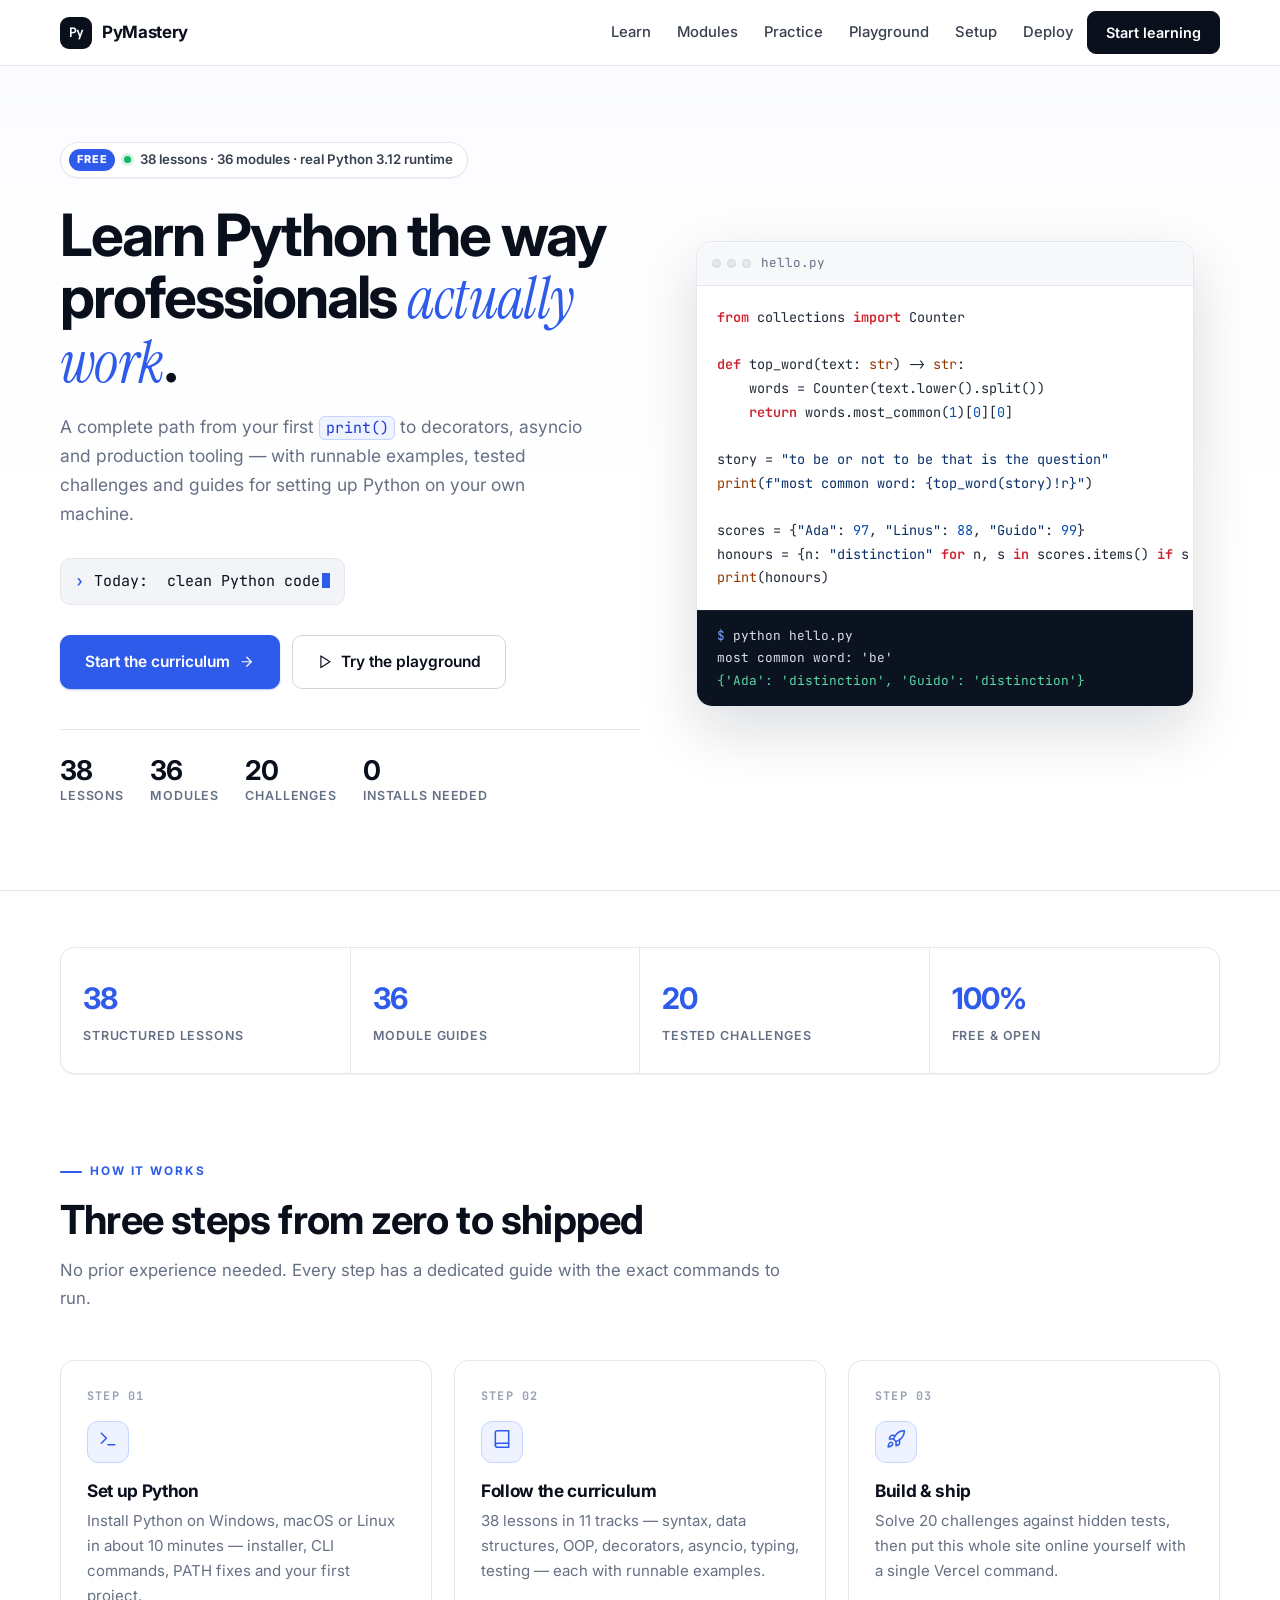
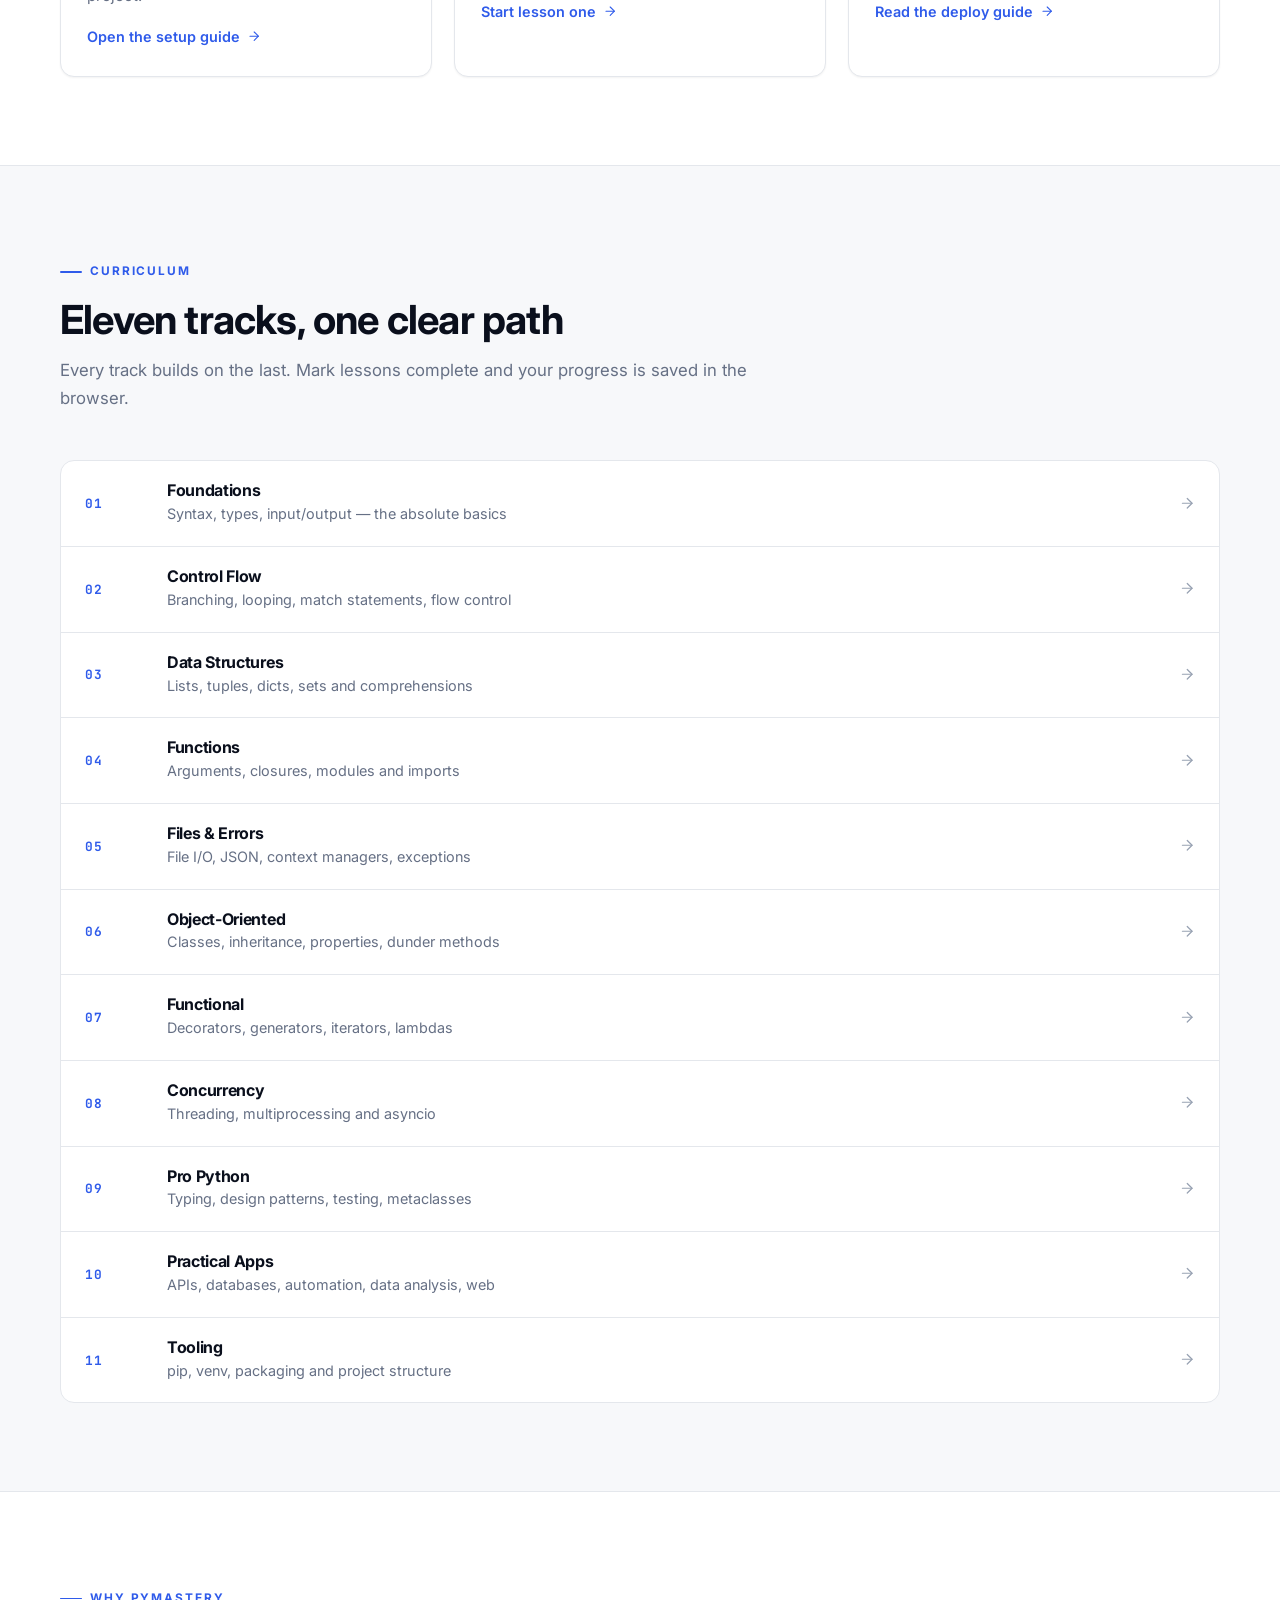
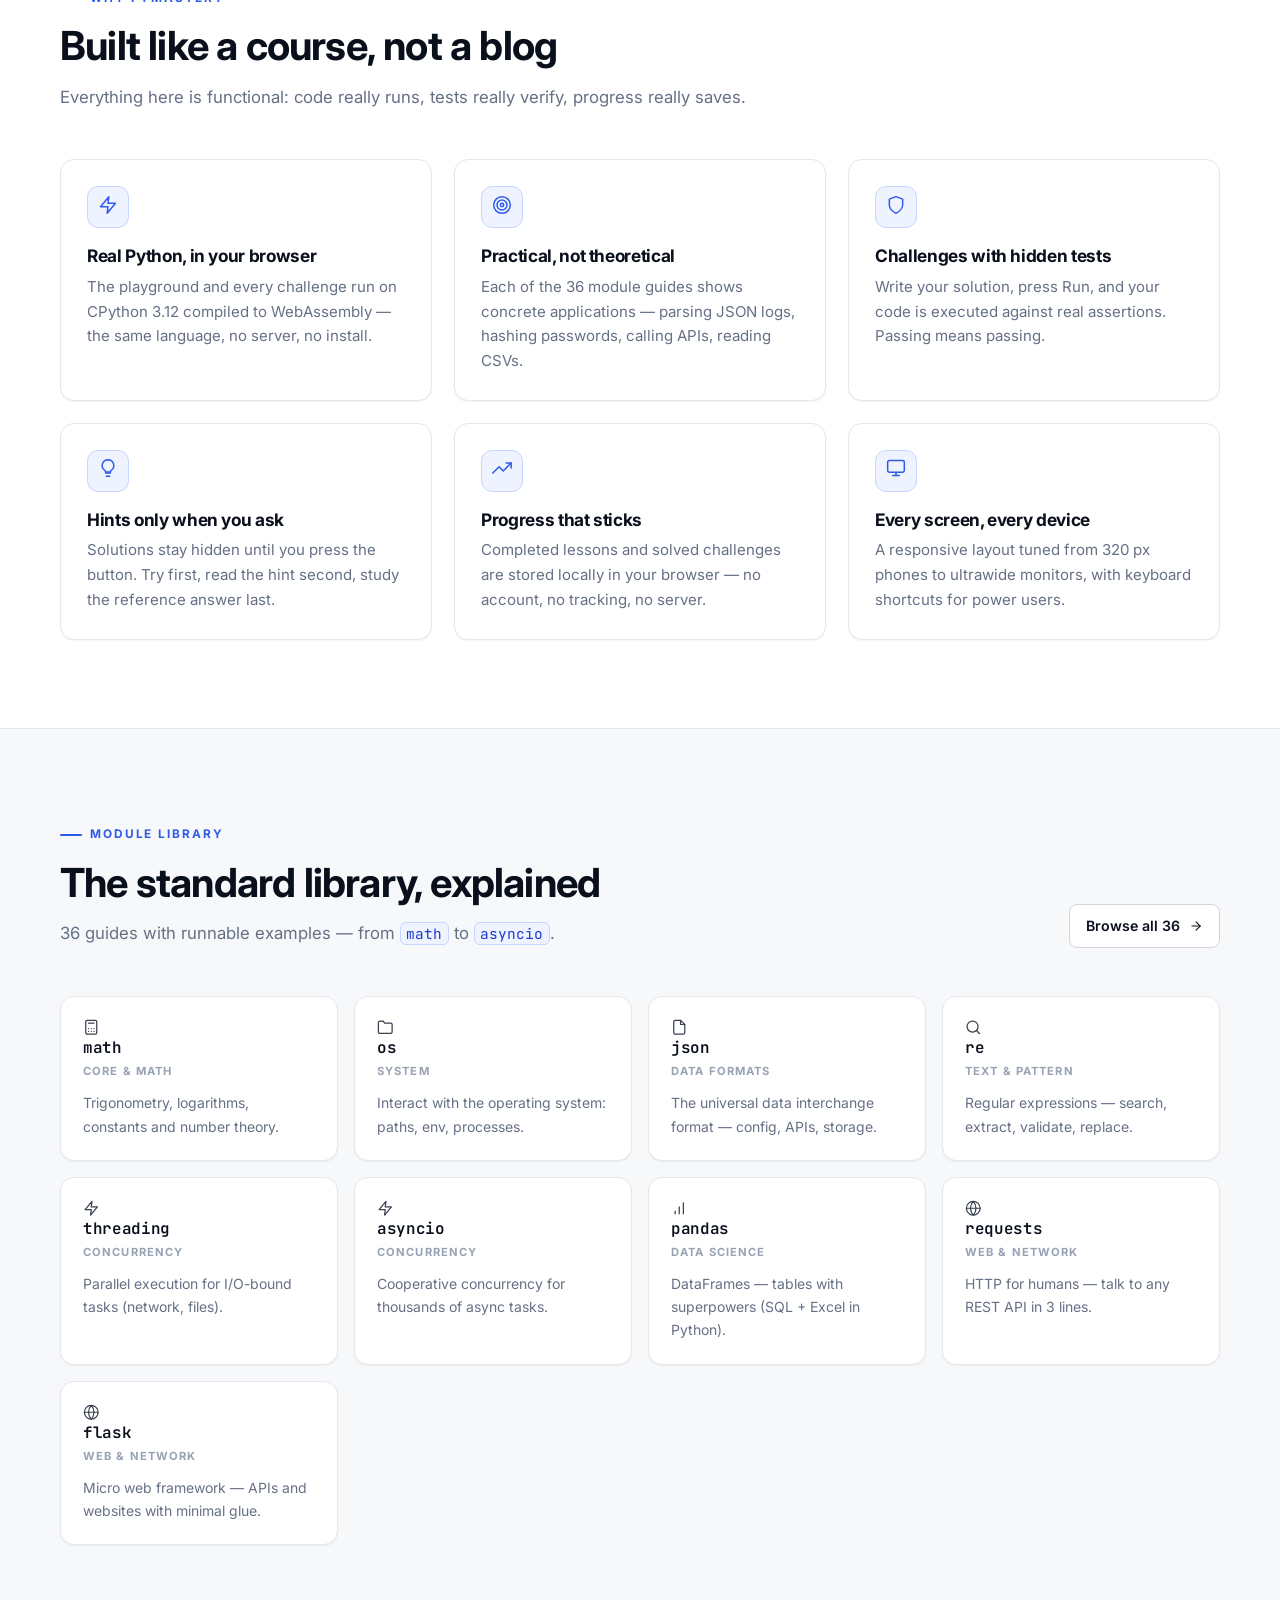
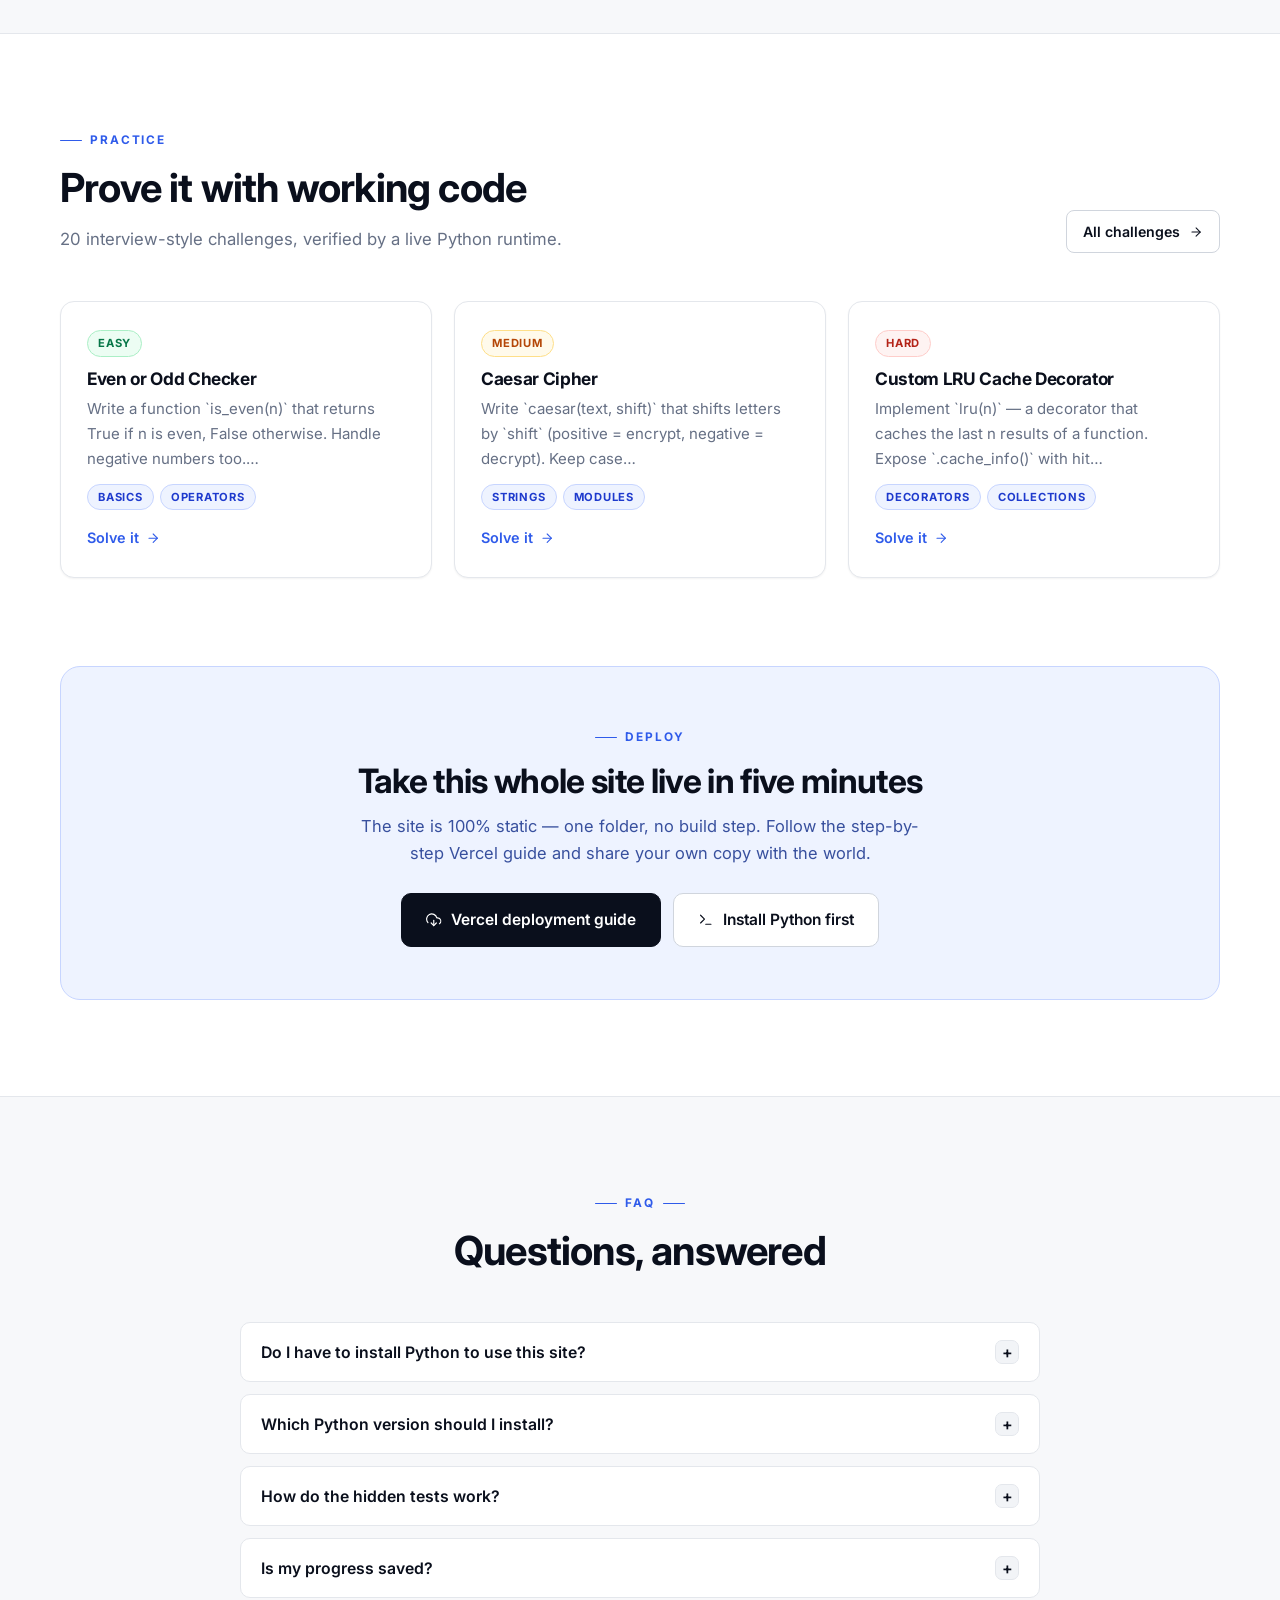
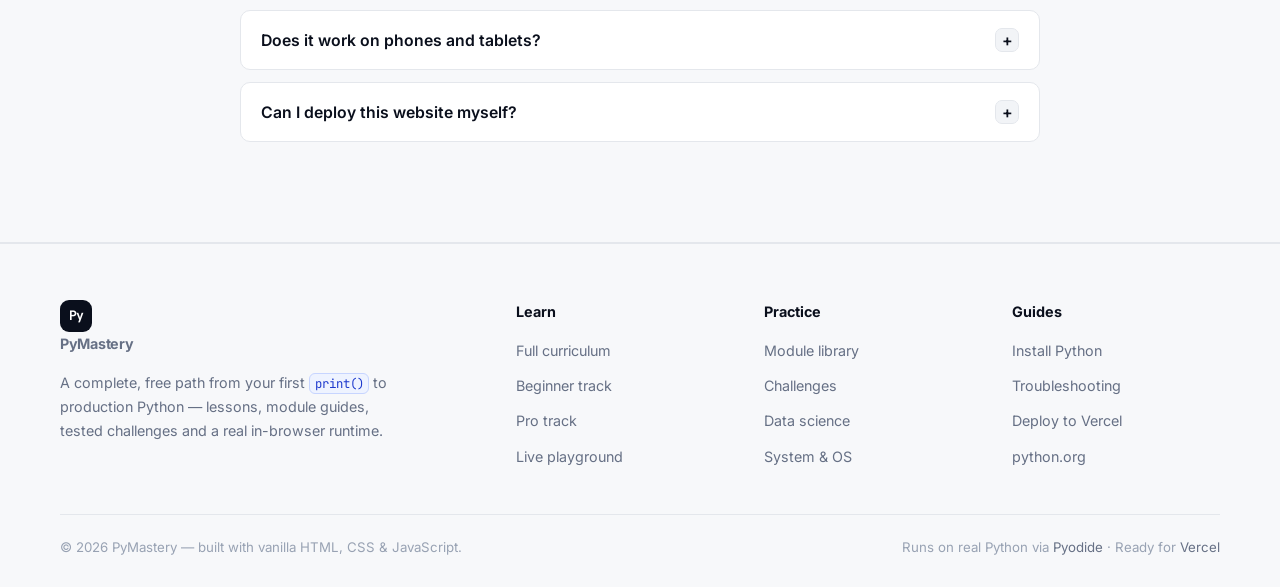
<file: index.html>
<!DOCTYPE html>
<html lang="en">

<head>
  <meta charset="UTF-8" />
  <meta name="viewport" content="width=device-width, initial-scale=1" />
  <title>PyMastery — Learn Python from First Line to Pro</title>
  <meta name="description"
    content="A complete, free path through Python: 38 lessons, 36 module guides, 20 tested challenges and a real Python runtime in your browser. Works on every device." />
  <link rel="preconnect" href="https://fonts.googleapis.com" />
  <link rel="preconnect" href="https://fonts.gstatic.com" crossorigin />
  <link
    href="https://fonts.googleapis.com/css2?family=Inter:wght@400;500;600;700;800&family=Instrument+Serif:ital@0;1&family=JetBrains+Mono:wght@400;500;600;700&display=swap"
    rel="stylesheet" />
  <link rel="stylesheet" href="css/styles.css" />
  <link rel="icon"
    href="data:image/svg+xml,%3Csvg xmlns='http://www.w3.org/2000/svg' viewBox='0 0 32 32'%3E%3Crect width='32' height='32' rx='8' fill='%230A0F1C'/%3E%3Ctext x='16' y='22' font-family='monospace' font-size='14' font-weight='700' fill='white' text-anchor='middle'%3EPy%3C/text%3E%3C/svg%3E" />
</head>

<body>
  <div id="scroll-progress"></div>

  <nav class="navbar">
    <a class="brand" href="index.html"><span class="logo">Py</span><span>PyMastery</span></a>
    <button class="hamburger" aria-label="Open menu"><span></span><span></span><span></span></button>
    <ul class="nav-links">
      <li><a href="learn.html">Learn</a></li>
      <li><a href="modules.html">Modules</a></li>
      <li><a href="practice.html">Practice</a></li>
      <li><a href="playground.html">Playground</a></li>
      <li><a href="setup.html">Setup</a></li>
      <li><a href="deploy.html">Deploy</a></li>
      <li><a class="nav-cta" href="learn.html">Start learning</a></li>
    </ul>
  </nav>

  <!-- ================= HERO ================= -->
  <header class="hero">
    <div class="hero-grid">
      <div>
        <span class="eyebrow">
          <span class="tag">Free</span>
          <span class="dot-live"></span>
          38 lessons · 36 modules · real Python 3.12 runtime
        </span>
        <h1>Learn Python the way<br />professionals <span class="serif">actually work</span>.</h1>
        <p class="lede">
          A complete path from your first <code>print()</code> to decorators, asyncio and
          production tooling — with runnable examples, tested challenges and guides for
          setting up Python on your own machine.
        </p>

        <div class="typing-line">
          <span>Today:&nbsp;</span><span
            data-typing="clean Python code|real decorators|REST APIs|data pipelines|job-ready skills"></span>
        </div>

        <div class="hero-actions">
          <a class="btn btn-primary" href="learn.html">Start the curriculum <span data-icon="arrow-right"></span></a>
          <a class="btn btn-ghost" href="playground.html"><span data-icon="play"></span> Try the playground</a>
        </div>

        <div class="hero-meta">
          <div>
            <div class="num">38</div>
            <div class="lbl">Lessons</div>
          </div>
          <div>
            <div class="num">36</div>
            <div class="lbl">Modules</div>
          </div>
          <div>
            <div class="num">20</div>
            <div class="lbl">Challenges</div>
          </div>
          <div>
            <div class="num">0</div>
            <div class="lbl">Installs needed</div>
          </div>
        </div>
      </div>

      <div class="code-card reveal visible">
        <div class="win-bar">
          <span class="win-dots"><i></i><i></i><i></i></span>
          <span>hello.py</span>
        </div>
        <pre><code data-py>from collections import Counter

def top_word(text: str) -> str:
    words = Counter(text.lower().split())
    return words.most_common(1)[0][0]

story = "to be or not to be that is the question"
print(f"most common word: {top_word(story)!r}")

scores = {"Ada": 97, "Linus": 88, "Guido": 99}
honours = {n: "distinction" for n, s in scores.items() if s >= 90}
print(honours)</code></pre>
        <div class="term-mini">
          <span class="p">$</span> python hello.py<br />
          most common word: 'be'<br />
          <span class="ok">{'Ada': 'distinction', 'Guido': 'distinction'}</span>
        </div>
      </div>
    </div>
  </header>

  <!-- ================= STATS ================= -->
  <section class="section section-tight" style="padding-top:56px;padding-bottom:56px">
    <div class="stats-strip reveal">
      <div class="cell">
        <div class="num"><span data-count="38">0</span></div>
        <div class="lbl">Structured lessons</div>
      </div>
      <div class="cell">
        <div class="num"><span data-count="36">0</span></div>
        <div class="lbl">Module guides</div>
      </div>
      <div class="cell">
        <div class="num"><span data-count="20">0</span></div>
        <div class="lbl">Tested challenges</div>
      </div>
      <div class="cell">
        <div class="num"><span data-count="100" data-suffix="%">0</span></div>
        <div class="lbl">Free &amp; open</div>
      </div>
    </div>
  </section>

  <!-- ================= HOW IT WORKS ================= -->
  <section class="section" style="padding-top:24px">
    <div class="section-head">
      <div class="kicker">How it works</div>
      <h2>Three steps from zero to shipped</h2>
      <p>No prior experience needed. Every step has a dedicated guide with the exact commands to run.</p>
    </div>
    <div class="grid grid-3">
      <div class="card reveal">
        <span class="card-num">STEP 01</span>
        <div class="icon"><span data-icon="terminal"></span></div>
        <h3>Set up Python</h3>
        <p>Install Python on Windows, macOS or Linux in about 10 minutes — installer, CLI commands, PATH fixes and your
          first project.</p>
        <a class="link" href="setup.html">Open the setup guide <span data-icon="arrow-right"></span></a>
      </div>
      <div class="card reveal reveal-d1">
        <span class="card-num">STEP 02</span>
        <div class="icon"><span data-icon="book"></span></div>
        <h3>Follow the curriculum</h3>
        <p>38 lessons in 11 tracks — syntax, data structures, OOP, decorators, asyncio, typing, testing — each with
          runnable examples.</p>
        <a class="link" href="learn.html">Start lesson one <span data-icon="arrow-right"></span></a>
      </div>
      <div class="card reveal reveal-d2">
        <span class="card-num">STEP 03</span>
        <div class="icon"><span data-icon="rocket"></span></div>
        <h3>Build &amp; ship</h3>
        <p>Solve 20 challenges against hidden tests, then put this whole site online yourself with a single Vercel
          command.</p>
        <a class="link" href="deploy.html">Read the deploy guide <span data-icon="arrow-right"></span></a>
      </div>
    </div>
  </section>

  <!-- ================= CURRICULUM ================= -->
  <section class="section section-alt">
    <div class="section-head">
      <div class="kicker">Curriculum</div>
      <h2>Eleven tracks, one clear path</h2>
      <p>Every track builds on the last. Mark lessons complete and your progress is saved in the browser.</p>
    </div>
    <div class="track-list reveal">
      <a class="track-row" href="learn.html"><span class="n">01</span>
        <div>
          <h4>Foundations</h4>
          <p>Syntax, types, input/output — the absolute basics</p>
        </div><span class="arrow" data-icon="arrow-right"></span>
      </a>
      <a class="track-row" href="learn.html"><span class="n">02</span>
        <div>
          <h4>Control Flow</h4>
          <p>Branching, looping, match statements, flow control</p>
        </div><span class="arrow" data-icon="arrow-right"></span>
      </a>
      <a class="track-row" href="learn.html"><span class="n">03</span>
        <div>
          <h4>Data Structures</h4>
          <p>Lists, tuples, dicts, sets and comprehensions</p>
        </div><span class="arrow" data-icon="arrow-right"></span>
      </a>
      <a class="track-row" href="learn.html"><span class="n">04</span>
        <div>
          <h4>Functions</h4>
          <p>Arguments, closures, modules and imports</p>
        </div><span class="arrow" data-icon="arrow-right"></span>
      </a>
      <a class="track-row" href="learn.html"><span class="n">05</span>
        <div>
          <h4>Files &amp; Errors</h4>
          <p>File I/O, JSON, context managers, exceptions</p>
        </div><span class="arrow" data-icon="arrow-right"></span>
      </a>
      <a class="track-row" href="learn.html"><span class="n">06</span>
        <div>
          <h4>Object-Oriented</h4>
          <p>Classes, inheritance, properties, dunder methods</p>
        </div><span class="arrow" data-icon="arrow-right"></span>
      </a>
      <a class="track-row" href="learn.html"><span class="n">07</span>
        <div>
          <h4>Functional</h4>
          <p>Decorators, generators, iterators, lambdas</p>
        </div><span class="arrow" data-icon="arrow-right"></span>
      </a>
      <a class="track-row" href="learn.html"><span class="n">08</span>
        <div>
          <h4>Concurrency</h4>
          <p>Threading, multiprocessing and asyncio</p>
        </div><span class="arrow" data-icon="arrow-right"></span>
      </a>
      <a class="track-row" href="learn.html"><span class="n">09</span>
        <div>
          <h4>Pro Python</h4>
          <p>Typing, design patterns, testing, metaclasses</p>
        </div><span class="arrow" data-icon="arrow-right"></span>
      </a>
      <a class="track-row" href="learn.html"><span class="n">10</span>
        <div>
          <h4>Practical Apps</h4>
          <p>APIs, databases, automation, data analysis, web</p>
        </div><span class="arrow" data-icon="arrow-right"></span>
      </a>
      <a class="track-row" href="learn.html"><span class="n">11</span>
        <div>
          <h4>Tooling</h4>
          <p>pip, venv, packaging and project structure</p>
        </div><span class="arrow" data-icon="arrow-right"></span>
      </a>
    </div>
  </section>

  <!-- ================= WHY ================= -->
  <section class="section">
    <div class="section-head">
      <div class="kicker">Why PyMastery</div>
      <h2>Built like a course, not a blog</h2>
      <p>Everything here is functional: code really runs, tests really verify, progress really saves.</p>
    </div>
    <div class="grid grid-3">
      <div class="card reveal">
        <div class="icon"><span data-icon="zap"></span></div>
        <h3>Real Python, in your browser</h3>
        <p>The playground and every challenge run on CPython 3.12 compiled to WebAssembly — the same language, no
          server, no install.</p>
      </div>
      <div class="card reveal reveal-d1">
        <div class="icon"><span data-icon="target"></span></div>
        <h3>Practical, not theoretical</h3>
        <p>Each of the 36 module guides shows concrete applications — parsing JSON logs, hashing passwords, calling
          APIs, reading CSVs.</p>
      </div>
      <div class="card reveal reveal-d2">
        <div class="icon"><span data-icon="shield"></span></div>
        <h3>Challenges with hidden tests</h3>
        <p>Write your solution, press Run, and your code is executed against real assertions. Passing means passing.</p>
      </div>
      <div class="card reveal">
        <div class="icon"><span data-icon="lightbulb"></span></div>
        <h3>Hints only when you ask</h3>
        <p>Solutions stay hidden until you press the button. Try first, read the hint second, study the reference answer
          last.</p>
      </div>
      <div class="card reveal reveal-d1">
        <div class="icon"><span data-icon="trending"></span></div>
        <h3>Progress that sticks</h3>
        <p>Completed lessons and solved challenges are stored locally in your browser — no account, no tracking, no
          server.</p>
      </div>
      <div class="card reveal reveal-d2">
        <div class="icon"><span data-icon="monitor"></span></div>
        <h3>Every screen, every device</h3>
        <p>A responsive layout tuned from 320&nbsp;px phones to ultrawide monitors, with keyboard shortcuts for power
          users.</p>
      </div>
    </div>
  </section>

  <!-- ================= MODULE PREVIEW ================= -->
  <section class="section section-alt">
    <div class="section-head"
      style="display:flex;justify-content:space-between;align-items:end;max-width:none;gap:20px;flex-wrap:wrap">
      <div style="max-width:640px">
        <div class="kicker">Module library</div>
        <h2>The standard library, explained</h2>
        <p>36 guides with runnable examples — from <code>math</code> to <code>asyncio</code>.</p>
      </div>
      <a class="btn btn-ghost btn-sm" href="modules.html">Browse all 36 <span data-icon="arrow-right"></span></a>
    </div>
    <div class="module-grid reveal" id="module-preview"></div>
  </section>

  <!-- ================= PROBLEM PREVIEW ================= -->
  <section class="section">
    <div class="section-head"
      style="display:flex;justify-content:space-between;align-items:end;max-width:none;gap:20px;flex-wrap:wrap">
      <div style="max-width:640px">
        <div class="kicker">Practice</div>
        <h2>Prove it with working code</h2>
        <p>20 interview-style challenges, verified by a live Python runtime.</p>
      </div>
      <a class="btn btn-ghost btn-sm" href="practice.html">All challenges <span data-icon="arrow-right"></span></a>
    </div>
    <div class="grid grid-3" id="problem-preview"></div>
  </section>

  <!-- ================= CTA ================= -->
  <section class="section section-tight" style="padding-bottom:96px">
    <div class="banner reveal">
      <div class="kicker" style="justify-content:center">Deploy</div>
      <h2>Take this whole site live in five minutes</h2>
      <p>The site is 100% static — one folder, no build step. Follow the step-by-step Vercel guide and share your own
        copy with the world.</p>
      <div class="btn-row">
        <a class="btn btn-dark" href="deploy.html"><span data-icon="cloud"></span> Vercel deployment guide</a>
        <a class="btn btn-ghost" href="setup.html"><span data-icon="terminal"></span> Install Python first</a>
      </div>
    </div>
  </section>

  <!-- ================= FAQ ================= -->
  <section class="section section-alt">
    <div class="section-head center">
      <div class="kicker">FAQ</div>
      <h2>Questions, answered</h2>
    </div>
    <div class="faq">
      <div class="faq-item">
        <button class="faq-q">Do I have to install Python to use this site?<span class="fq-ico">+</span></button>
        <div class="faq-a">
          <div class="faq-a-inner">No. The playground and all 20 challenges run a real CPython 3.12 interpreter inside
            your browser (via WebAssembly), so you can learn right now. Installing Python locally is still the right
            move for real projects — the <a href="setup.html">setup guide</a> walks you through it in about 10 minutes.
          </div>
        </div>
      </div>
      <div class="faq-item">
        <button class="faq-q">Which Python version should I install?<span class="fq-ico">+</span></button>
        <div class="faq-a">
          <div class="faq-a-inner">Any actively supported version — 3.12 or 3.13 are ideal. Check what you have with
            <code>python --version</code> (Windows) or <code>python3 --version</code> (macOS/Linux). All lessons follow
            modern, idiomatic Python.</div>
        </div>
      </div>
      <div class="faq-item">
        <button class="faq-q">How do the hidden tests work?<span class="fq-ico">+</span></button>
        <div class="faq-a">
          <div class="faq-a-inner">When you press “Run tests”, your editor code and the challenge's private assertions
            are executed together in your browser. If every assertion passes, a green badge appears and the challenge is
            marked solved. Nothing is sent to a server.</div>
        </div>
      </div>
      <div class="faq-item">
        <button class="faq-q">Is my progress saved?<span class="fq-ico">+</span></button>
        <div class="faq-a">
          <div class="faq-a-inner">Yes — completed lessons and solved challenges are stored in your browser's
            localStorage. No account is needed and nothing leaves your device. Each page offers a reset button if you
            want a fresh start.</div>
        </div>
      </div>
      <div class="faq-item">
        <button class="faq-q">Does it work on phones and tablets?<span class="fq-ico">+</span></button>
        <div class="faq-a">
          <div class="faq-a-inner">Yes. The layout adapts from small phones to desktop; editors, modals and navigation
            are all touch-friendly. The only difference is screen size — the same code, tests and progress tracking work
            everywhere.</div>
        </div>
      </div>
      <div class="faq-item">
        <button class="faq-q">Can I deploy this website myself?<span class="fq-ico">+</span></button>
        <div class="faq-a">
          <div class="faq-a-inner">Absolutely — that's the point. It's a plain static site, so the <a
              href="deploy.html">Vercel guide</a> covers both the CLI route (<code>vercel --prod</code>) and the GitHub
            dashboard route, plus custom domains and troubleshooting.</div>
        </div>
      </div>
    </div>
  </section>

  <footer>
    <div class="foot-grid">
      <div class="foot-brand">
        <a class="brand" href="index.html"><span class="logo">Py</span><span>PyMastery</span></a>
        <p>A complete, free path from your first <code>print()</code> to production Python — lessons, module guides,
          tested challenges and a real in-browser runtime.</p>
      </div>
      <div>
        <h5>Learn</h5>
        <ul>
          <li><a href="learn.html">Full curriculum</a></li>
          <li><a href="learn.html?level=beginner">Beginner track</a></li>
          <li><a href="learn.html?level=pro">Pro track</a></li>
          <li><a href="playground.html">Live playground</a></li>
        </ul>
      </div>
      <div>
        <h5>Practice</h5>
        <ul>
          <li><a href="modules.html">Module library</a></li>
          <li><a href="practice.html">Challenges</a></li>
          <li><a href="modules.html?cat=Data%20Science">Data science</a></li>
          <li><a href="modules.html?cat=System">System &amp; OS</a></li>
        </ul>
      </div>
      <div>
        <h5>Guides</h5>
        <ul>
          <li><a href="setup.html">Install Python</a></li>
          <li><a href="setup.html#step-trouble">Troubleshooting</a></li>
          <li><a href="deploy.html">Deploy to Vercel</a></li>
          <li><a href="https://www.python.org" target="_blank" rel="noopener">python.org</a></li>
        </ul>
      </div>
    </div>
    <div class="foot-bottom">
      <span>© 2026 PyMastery — built with vanilla HTML, CSS &amp; JavaScript.</span>
      <span>Runs on real Python via <a href="https://pyodide.org" target="_blank" rel="noopener">Pyodide</a> · Ready for
        <a href="deploy.html">Vercel</a></span>
    </div>
  </footer>

  <button id="to-top" aria-label="Back to top"><span data-icon="arrow-down"></span></button>

  <script src="js/data/lessons.js"></script>
  <script src="js/data/modules.js"></script>
  <script src="js/data/problems.js"></script>
  <script src="js/main.js"></script>
  <script>
    /* ---------- home page dynamic previews ---------- */
    (function () {
      // 1) module preview: a spread of categories, linked to the module page
      const picks = ["math", "os", "json", "re", "threading", "asyncio", "pandas", "requests", "flask"];
      const mp = document.getElementById("module-preview");
      if (mp) {
        picks.forEach((name) => {
          const m = MODULES.find((x) => x.name === name);
          if (!m) return;
          const el = document.createElement("div");
          el.className = "module-card";
          el.setAttribute("data-icon", window.iconForCategory(m.category));
          el.innerHTML = `<h3>${m.name}</h3>
            <div class="m-cat">${m.category}</div><p>${m.tagline}</p>`;
          el.addEventListener("click", () => (location.href = "modules.html?mod=" + encodeURIComponent(m.name)));
          mp.appendChild(el);
        });
        window.renderIcons(mp);
      }

      // 2) problem preview
      const pp = document.getElementById("problem-preview");
      if (pp) {
        ["p01", "p10", "p14"].forEach((id) => {
          const p = PROBLEMS.find((x) => x.id === id);
          if (!p) return;
          const el = document.createElement("div");
          el.className = "card reveal";
          el.innerHTML = `<span class="chip ${p.level}">${p.level}</span>
            <h3 style="margin-top:12px">${p.title}</h3>
            <p>${p.desc.slice(0, 110)}…</p>
            <div class="p-tags" style="display:flex;gap:6px;flex-wrap:wrap;margin-top:12px">
              ${p.topics.map((t) => `<span class="chip topic">${t}</span>`).join("")}
            </div>
            <a class="link" href="practice.html#${p.id}">Solve it <span data-icon="arrow-right"></span></a>`;
          pp.appendChild(el);
          window.renderIcons(el);
          requestAnimationFrame(() => el.classList.add("visible"));
        });
      }
    })();
  </script>
</body>

</html>
</file>
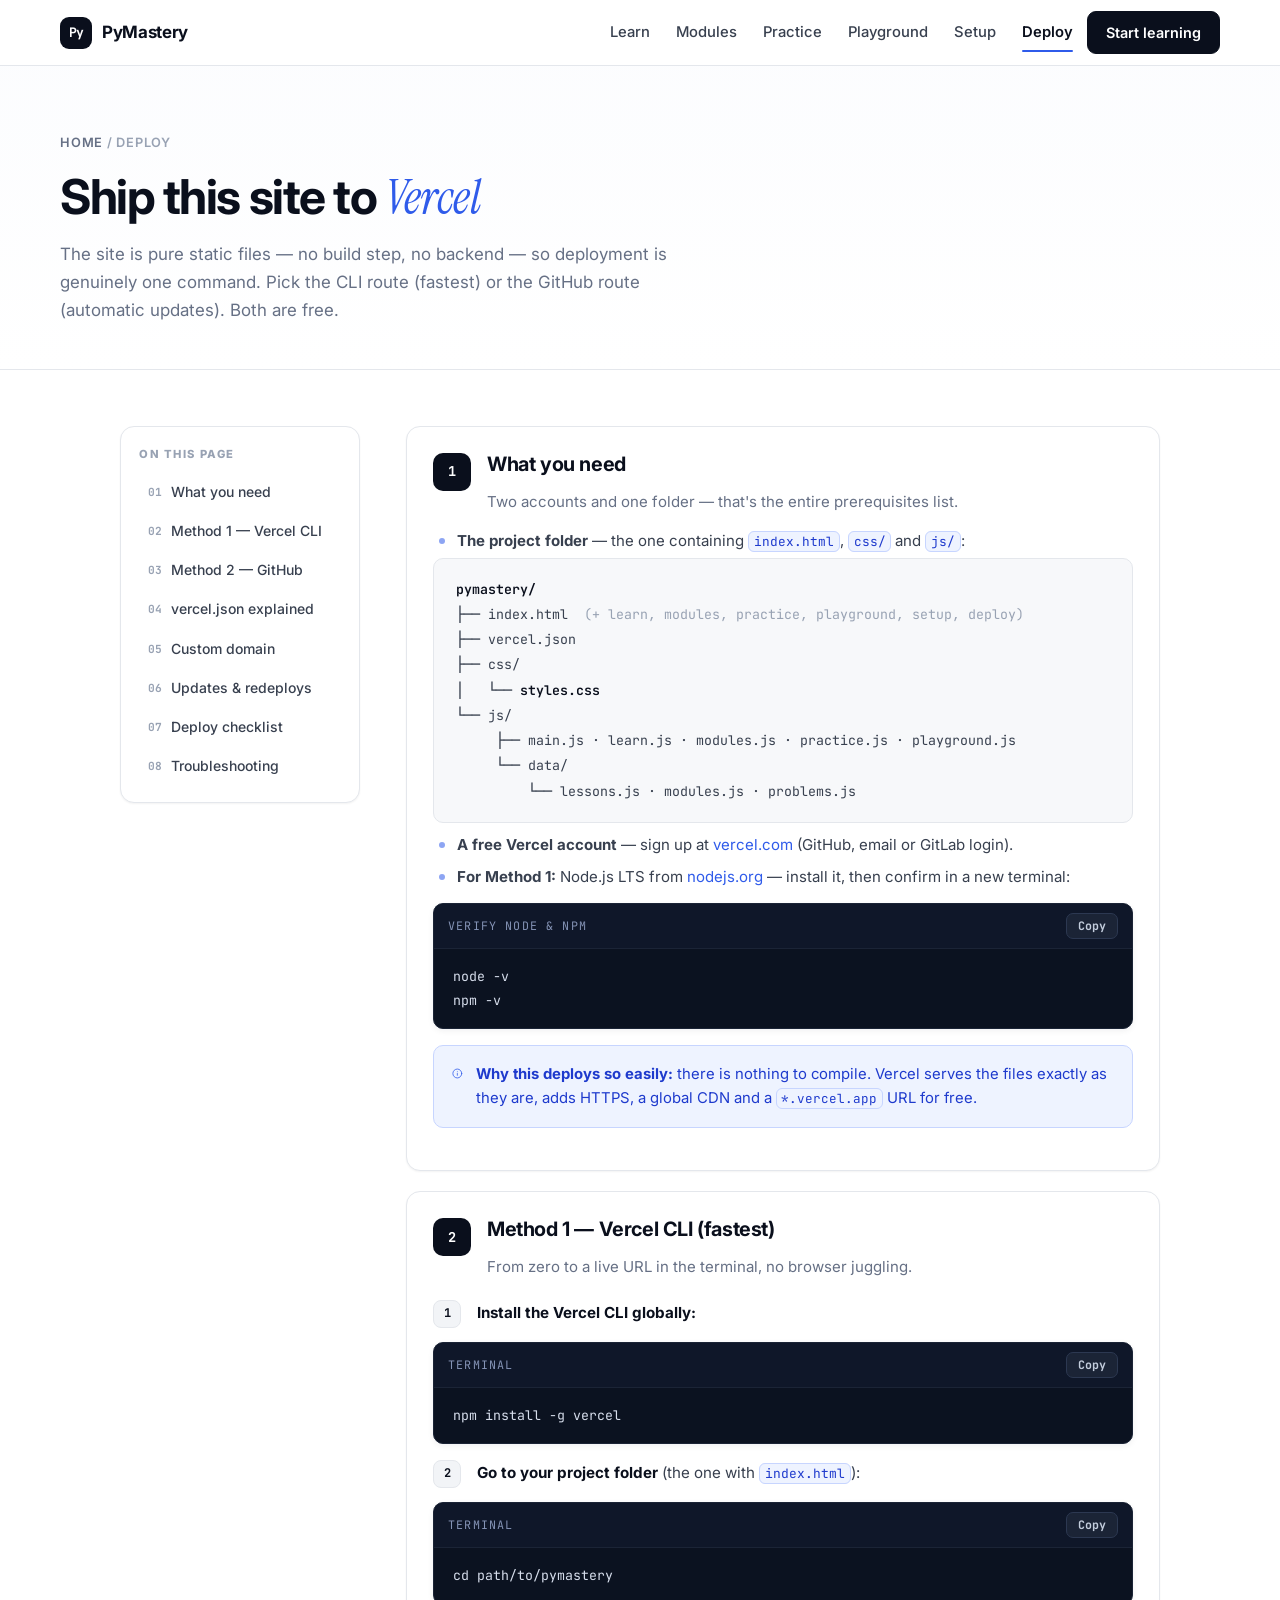
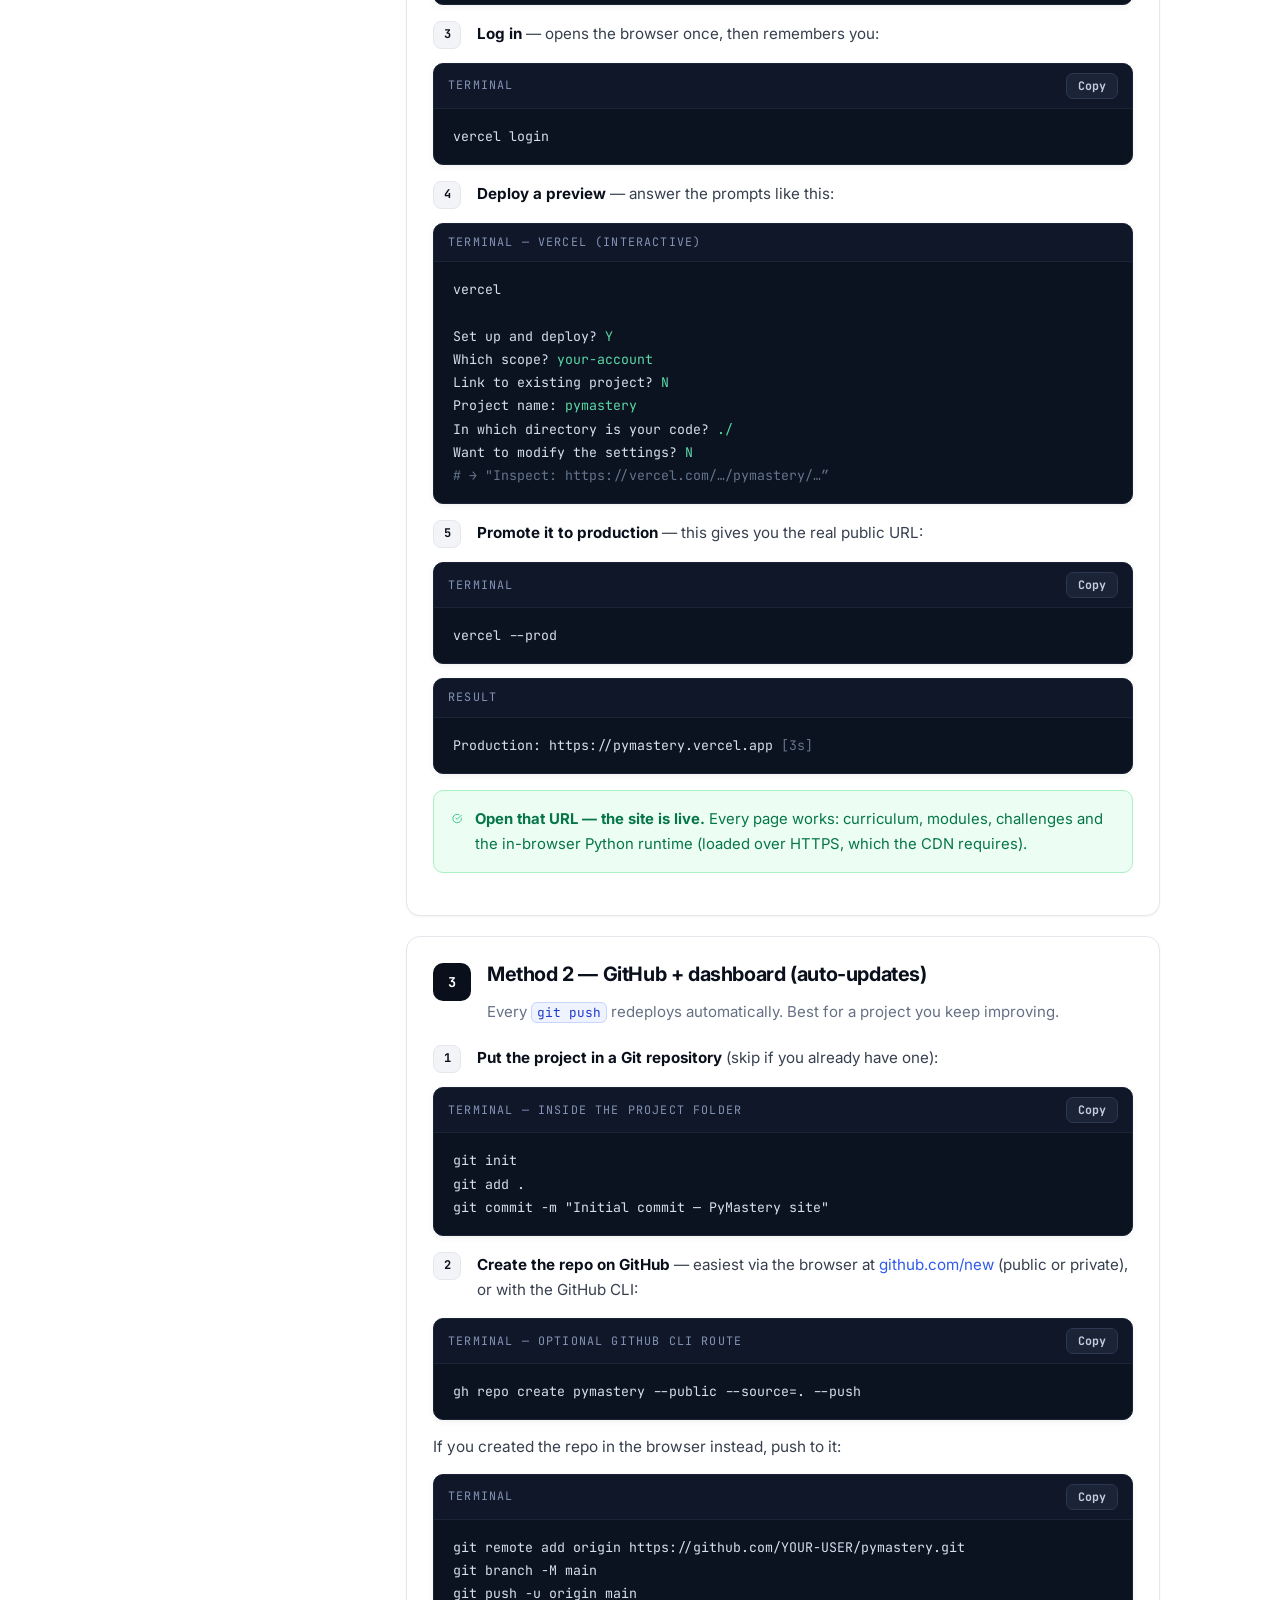
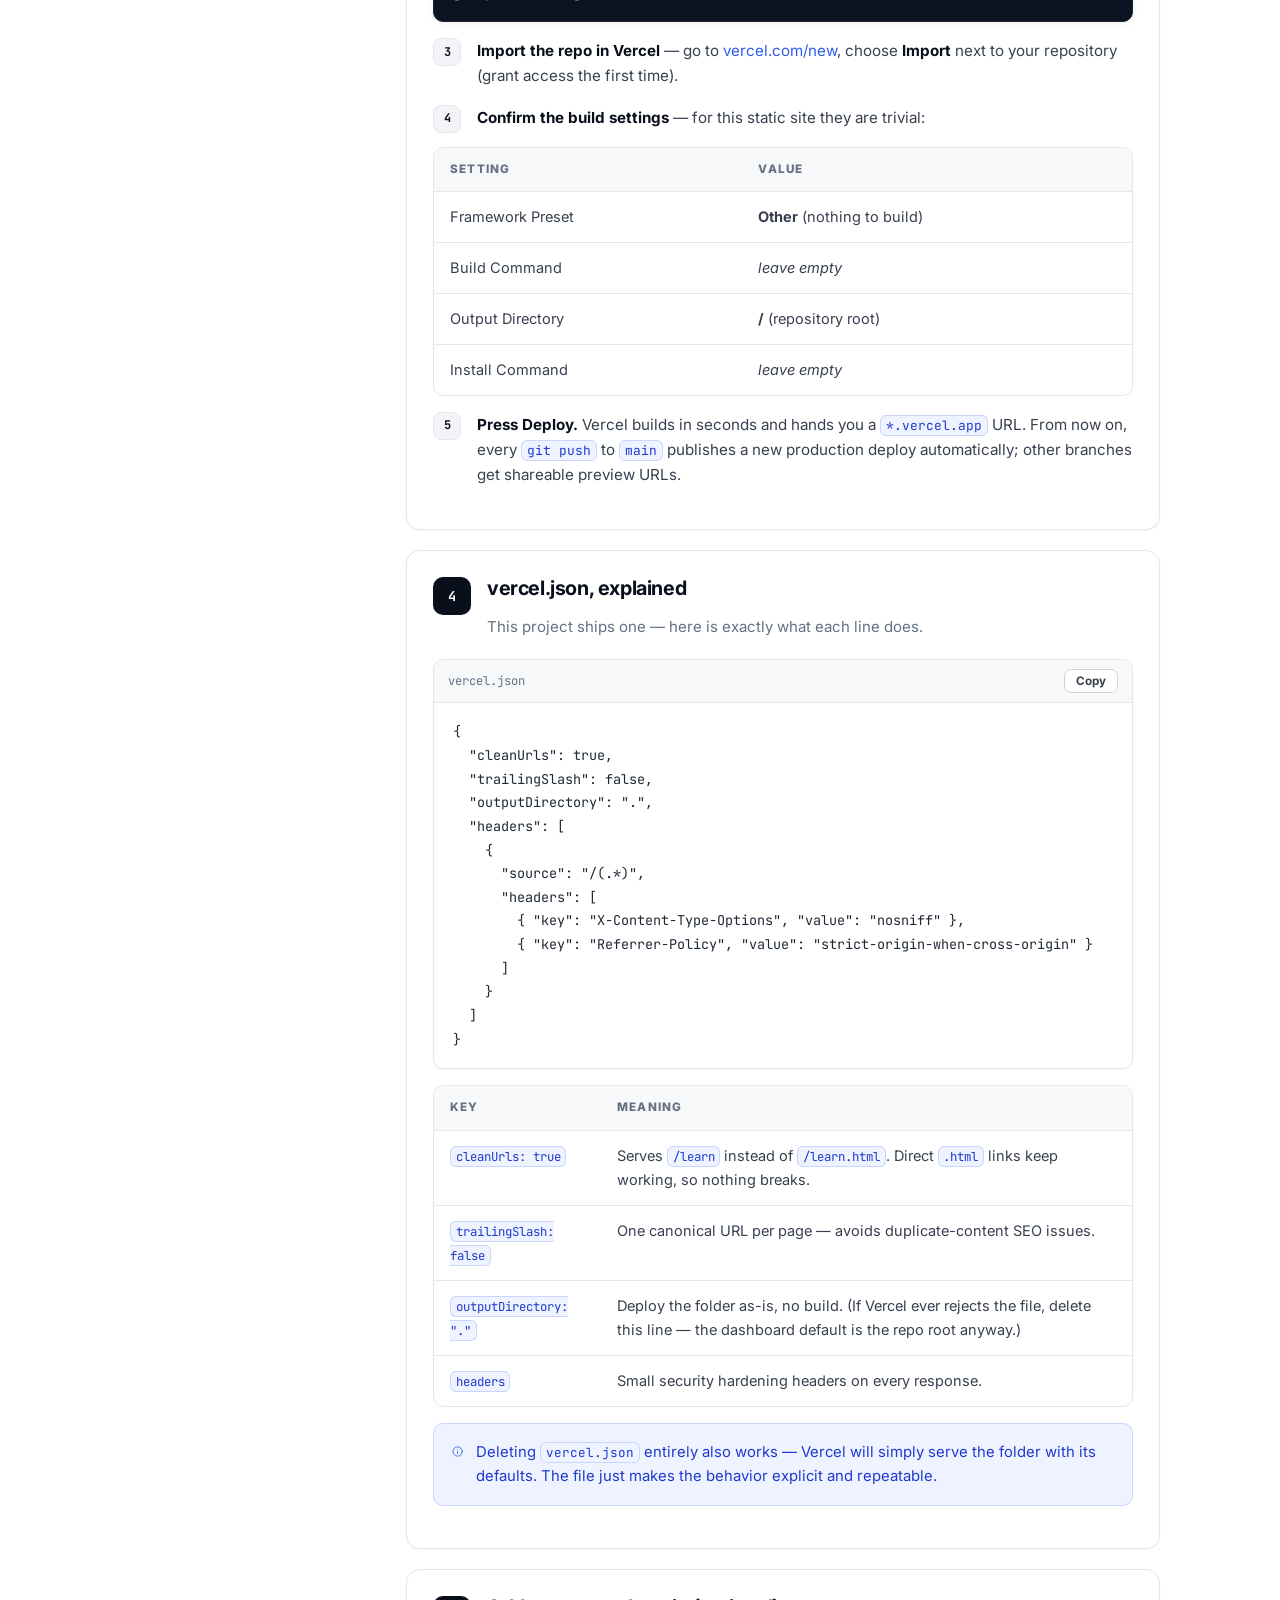
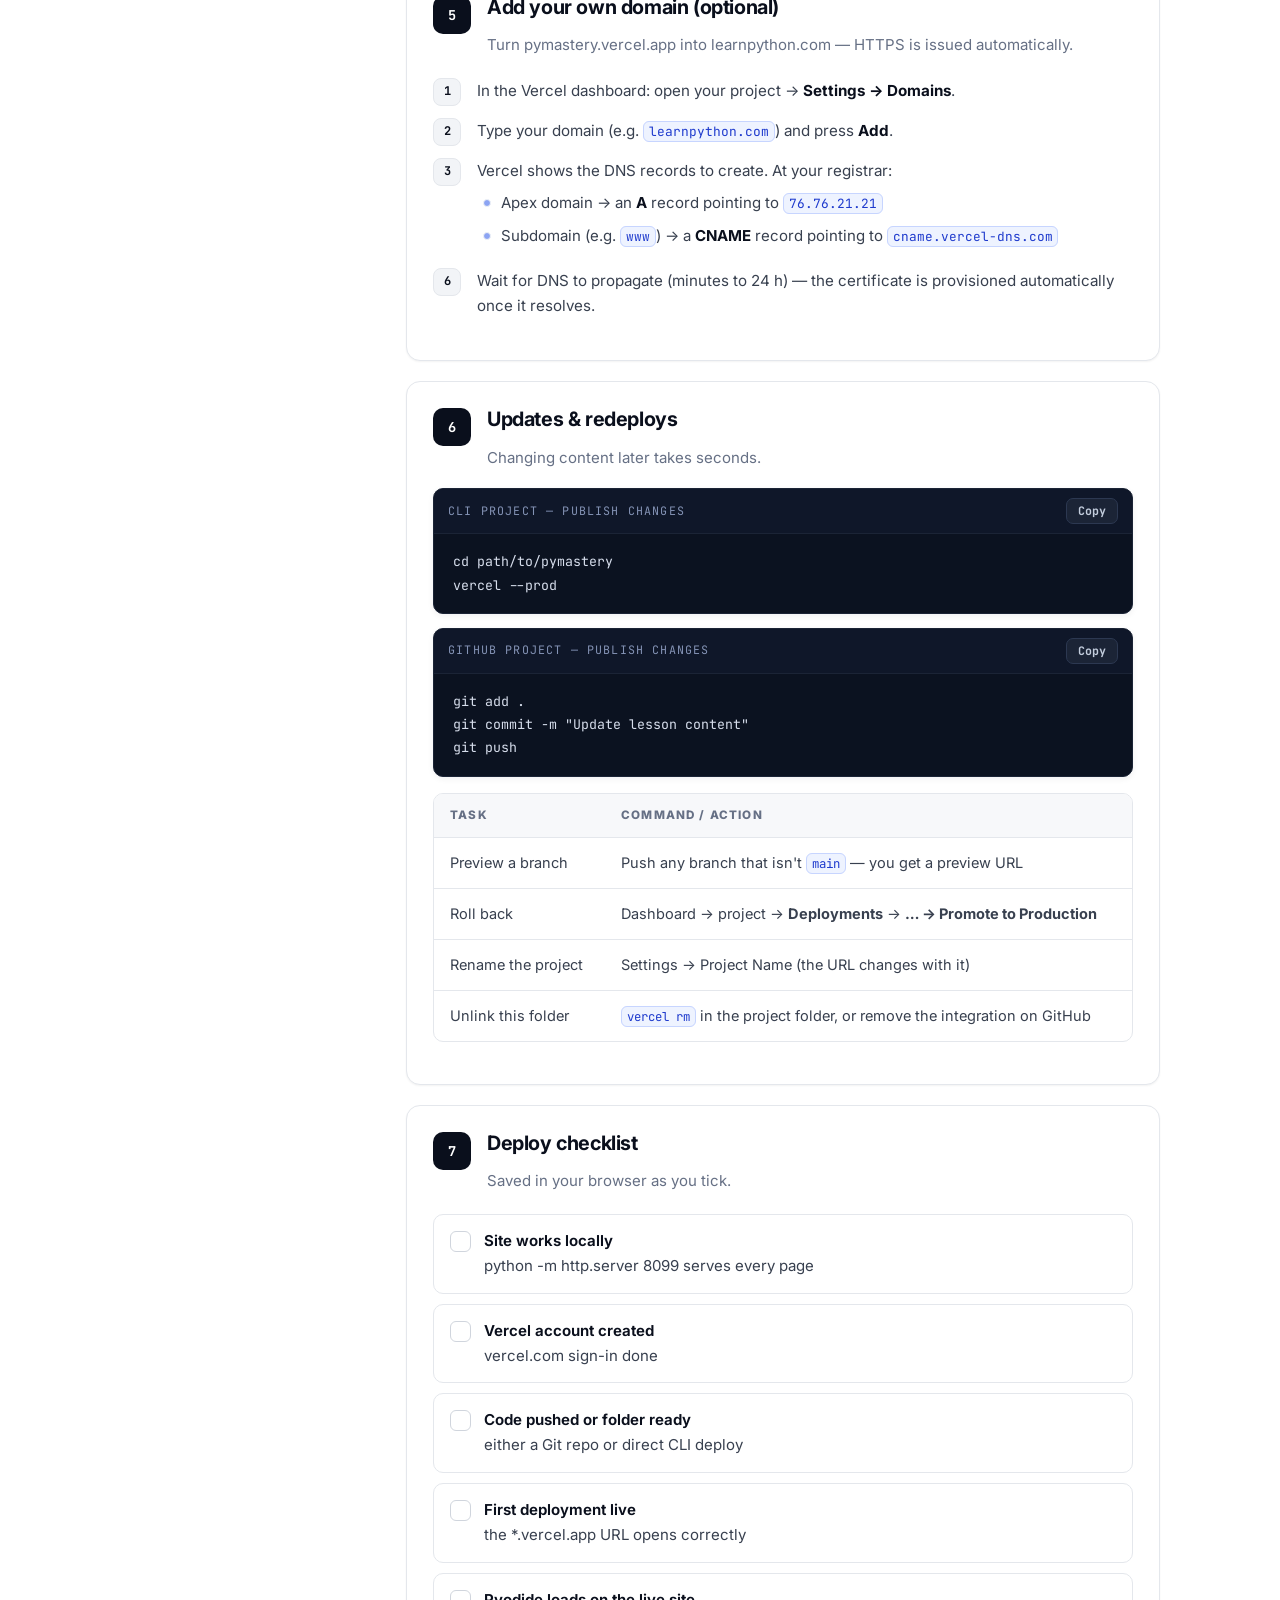
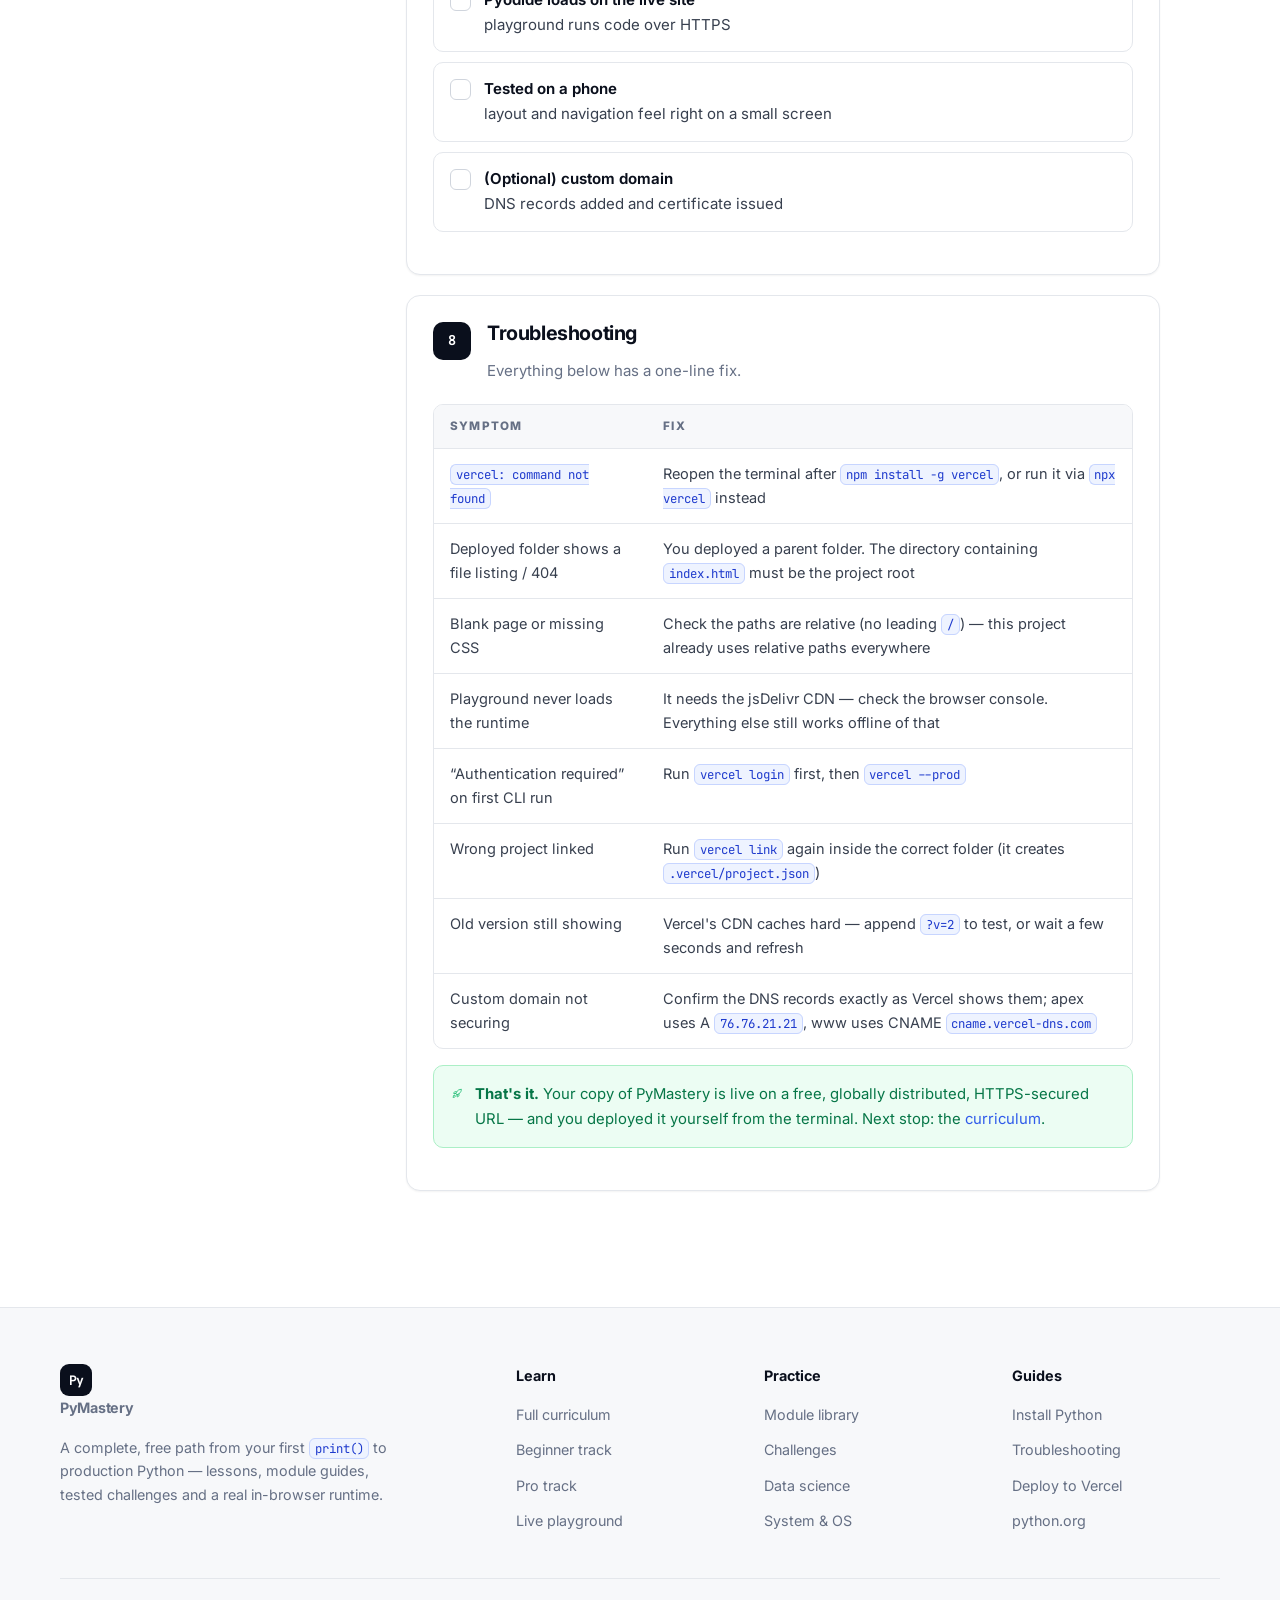
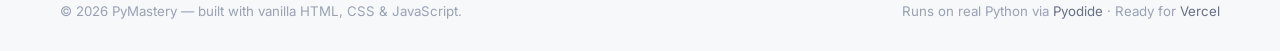
<file: deploy.html>
<!DOCTYPE html>
<html lang="en">
<head>
  <meta charset="UTF-8" />
  <meta name="viewport" content="width=device-width, initial-scale=1" />
  <title>Deploy to Vercel — Step-by-Step Guide · PyMastery</title>
  <meta name="description" content="Put this Python learning site online with Vercel — CLI route and GitHub route, vercel.json explained, custom domains and troubleshooting. Free and about 5 minutes." />
  <link rel="preconnect" href="https://fonts.googleapis.com" />
  <link rel="preconnect" href="https://fonts.gstatic.com" crossorigin />
  <link href="https://fonts.googleapis.com/css2?family=Inter:wght@400;500;600;700;800&family=Instrument+Serif:ital@0;1&family=JetBrains+Mono:wght@400;500;600;700&display=swap" rel="stylesheet" />
  <link rel="stylesheet" href="css/styles.css" />
  <link rel="icon" href="data:image/svg+xml,%3Csvg xmlns='http://www.w3.org/2000/svg' viewBox='0 0 32 32'%3E%3Crect width='32' height='32' rx='8' fill='%230A0F1C'/%3E%3Ctext x='16' y='22' font-family='monospace' font-size='14' font-weight='700' fill='white' text-anchor='middle'%3EPy%3C/text%3E%3C/svg%3E" />
</head>

<body>
  <div id="scroll-progress"></div>

  <nav class="navbar">
    <a class="brand" href="index.html"><span class="logo">Py</span><span>PyMastery</span></a>
    <button class="hamburger" aria-label="Open menu"><span></span><span></span><span></span></button>
    <ul class="nav-links">
      <li><a href="learn.html">Learn</a></li>
      <li><a href="modules.html">Modules</a></li>
      <li><a href="practice.html">Practice</a></li>
      <li><a href="playground.html">Playground</a></li>
      <li><a href="setup.html">Setup</a></li>
      <li><a href="deploy.html">Deploy</a></li>
      <li><a class="nav-cta" href="learn.html">Start learning</a></li>
    </ul>
  </nav>

  <header class="page-hero">
    <div class="inner">
      <div class="crumb"><a href="index.html">Home</a> / Deploy</div>
      <h1>Ship this site to <span class="serif">Vercel</span></h1>
      <p>The site is pure static files — no build step, no backend — so deployment is genuinely one command. Pick the CLI route (fastest) or the GitHub route (automatic updates). Both are free.</p>
    </div>
  </header>

  <div class="guide">
    <div class="guide-grid">

      <!-- ============ TABLE OF CONTENTS ============ -->
      <aside class="toc">
        <div class="toc-title">On this page</div>
        <ol>
          <li><a href="#step-need">What you need</a></li>
          <li><a href="#step-cli">Method 1 — Vercel CLI</a></li>
          <li><a href="#step-git">Method 2 — GitHub</a></li>
          <li><a href="#step-config">vercel.json explained</a></li>
          <li><a href="#step-domain">Custom domain</a></li>
          <li><a href="#step-updates">Updates &amp; redeploys</a></li>
          <li><a href="#step-check">Deploy checklist</a></li>
          <li><a href="#step-fix">Troubleshooting</a></li>
        </ol>
      </aside>

      <div>

        <!-- ================= 1. WHAT YOU NEED ================= -->
        <section class="step" id="step-need">
          <div class="step-head">
            <span class="step-num">1</span>
            <div>
              <h2>What you need</h2>
              <p class="step-sub">Two accounts and one folder — that's the entire prerequisites list.</p>
            </div>
          </div>

          <ul class="plain">
            <li><b>The project folder</b> — the one containing <code>index.html</code>, <code>css/</code> and <code>js/</code>:</li>
          </ul>
          <div class="file-tree">
            <b>pymastery/</b><br />
            ├── index.html &nbsp;<span class="dim">(+ learn, modules, practice, playground, setup, deploy)</span><br />
            ├── vercel.json<br />
            ├── css/<br />
            │&nbsp;&nbsp; └── <b>styles.css</b><br />
            └── js/<br />
            &nbsp;&nbsp;&nbsp;&nbsp; ├── main.js · learn.js · modules.js · practice.js · playground.js<br />
            &nbsp;&nbsp;&nbsp;&nbsp; └── data/<br />
            &nbsp;&nbsp;&nbsp;&nbsp;&nbsp;&nbsp;&nbsp;&nbsp; └── lessons.js · modules.js · problems.js
          </div>
          <ul class="plain">
            <li><b>A free Vercel account</b> — sign up at <a href="https://vercel.com" target="_blank" rel="noopener">vercel.com</a> (GitHub, email or GitLab login).</li>
            <li><b>For Method 1:</b> Node.js LTS from <a href="https://nodejs.org" target="_blank" rel="noopener">nodejs.org</a> — install it, then confirm in a new terminal:</li>
          </ul>
          <div class="cmd">
            <div class="cmd-head"><span>Verify Node &amp; npm</span><span class="actions"><button class="copy-btn">Copy</button></span></div>
            <pre><code>node -v
npm -v</code></pre>
          </div>
          <div class="callout info"><span data-icon="info"></span><div><b>Why this deploys so easily:</b> there is nothing to compile. Vercel serves the files exactly as they are, adds HTTPS, a global CDN and a <code>*.vercel.app</code> URL for free.</div></div>
        </section>

        <!-- ================= 2. CLI METHOD ================= -->
        <section class="step" id="step-cli">
          <div class="step-head">
            <span class="step-num">2</span>
            <div>
              <h2>Method 1 — Vercel CLI (fastest)</h2>
              <p class="step-sub">From zero to a live URL in the terminal, no browser juggling.</p>
            </div>
          </div>

          <ol class="numlist">
            <li><b>Install the Vercel CLI globally:</b></li>
          </ol>
          <div class="cmd">
            <div class="cmd-head"><span>Terminal</span><span class="actions"><button class="copy-btn">Copy</button></span></div>
            <pre><code>npm install -g vercel</code></pre>
          </div>

          <ol class="numlist" style="counter-reset:s 1">
            <li><b>Go to your project folder</b> (the one with <code>index.html</code>):</li>
          </ol>
          <div class="cmd">
            <div class="cmd-head"><span>Terminal</span><span class="actions"><button class="copy-btn">Copy</button></span></div>
            <pre><code>cd path/to/pymastery</code></pre>
          </div>

          <ol class="numlist" style="counter-reset:s 2">
            <li><b>Log in</b> — opens the browser once, then remembers you:</li>
          </ol>
          <div class="cmd">
            <div class="cmd-head"><span>Terminal</span><span class="actions"><button class="copy-btn">Copy</button></span></div>
            <pre><code>vercel login</code></pre>
          </div>

          <ol class="numlist" style="counter-reset:s 3">
            <li><b>Deploy a preview</b> — answer the prompts like this:</li>
          </ol>
          <div class="cmd">
            <div class="cmd-head"><span>Terminal — vercel (interactive)</span></div>
            <pre><code>vercel

Set up and deploy? <span class="ok">Y</span>
Which scope? <span class="ok">your-account</span>
Link to existing project? <span class="ok">N</span>
Project name: <span class="ok">pymastery</span>
In which directory is your code? <span class="ok">./</span>
Want to modify the settings? <span class="ok">N</span>
<span class="cm"># → "Inspect: https://vercel.com/…/pymastery/…”</span></code></pre>
          </div>

          <ol class="numlist" style="counter-reset:s 4">
            <li><b>Promote it to production</b> — this gives you the real public URL:</li>
          </ol>
          <div class="cmd">
            <div class="cmd-head"><span>Terminal</span><span class="actions"><button class="copy-btn">Copy</button></span></div>
            <pre><code>vercel --prod</code></pre>
          </div>
          <div class="cmd">
            <div class="cmd-head"><span>Result</span></div>
            <pre><code>Production: https://pymastery.vercel.app <span class="cm">[3s]</span></code></pre>
          </div>
          <div class="callout good"><span data-icon="check-circle"></span><div><b>Open that URL — the site is live.</b> Every page works: curriculum, modules, challenges and the in-browser Python runtime (loaded over HTTPS, which the CDN requires).</div></div>
        </section>

        <!-- ================= 3. GITHUB METHOD ================= -->
        <section class="step" id="step-git">
          <div class="step-head">
            <span class="step-num">3</span>
            <div>
              <h2>Method 2 — GitHub + dashboard (auto-updates)</h2>
              <p class="step-sub">Every <code>git push</code> redeploys automatically. Best for a project you keep improving.</p>
            </div>
          </div>

          <ol class="numlist">
            <li><b>Put the project in a Git repository</b> (skip if you already have one):</li>
          </ol>
          <div class="cmd">
            <div class="cmd-head"><span>Terminal — inside the project folder</span><span class="actions"><button class="copy-btn">Copy</button></span></div>
            <pre><code>git init
git add .
git commit -m "Initial commit — PyMastery site"</code></pre>
          </div>

          <ol class="numlist" style="counter-reset:s 1">
            <li><b>Create the repo on GitHub</b> — easiest via the browser at <a href="https://github.com/new" target="_blank" rel="noopener">github.com/new</a> (public or private), or with the GitHub CLI:</li>
          </ol>
          <div class="cmd">
            <div class="cmd-head"><span>Terminal — optional GitHub CLI route</span><span class="actions"><button class="copy-btn">Copy</button></span></div>
            <pre><code>gh repo create pymastery --public --source=. --push</code></pre>
          </div>
          <p>If you created the repo in the browser instead, push to it:</p>
          <div class="cmd">
            <div class="cmd-head"><span>Terminal</span><span class="actions"><button class="copy-btn">Copy</button></span></div>
            <pre><code>git remote add origin https://github.com/YOUR-USER/pymastery.git
git branch -M main
git push -u origin main</code></pre>
          </div>

          <ol class="numlist" style="counter-reset:s 2">
            <li><b>Import the repo in Vercel</b> — go to <a href="https://vercel.com/new" target="_blank" rel="noopener">vercel.com/new</a>, choose <b>Import</b> next to your repository (grant access the first time).</li>
          </ol>

          <ol class="numlist" style="counter-reset:s 3">
            <li><b>Confirm the build settings</b> — for this static site they are trivial:</li>
          </ol>
          <div class="table-wrap">
            <table class="tbl">
              <thead><tr><th>Setting</th><th>Value</th></tr></thead>
              <tbody>
                <tr><td>Framework Preset</td><td><b>Other</b> (nothing to build)</td></tr>
                <tr><td>Build Command</td><td><em>leave empty</em></td></tr>
                <tr><td>Output Directory</td><td><b>/</b> (repository root)</td></tr>
                <tr><td>Install Command</td><td><em>leave empty</em></td></tr>
              </tbody>
            </table>
          </div>

          <ol class="numlist" style="counter-reset:s 4">
            <li><b>Press Deploy.</b> Vercel builds in seconds and hands you a <code>*.vercel.app</code> URL. From now on, every <code>git push</code> to <code>main</code> publishes a new production deploy automatically; other branches get shareable preview URLs.</li>
          </ol>
        </section>

        <!-- ================= 4. VERCEL.JSON ================= -->
        <section class="step" id="step-config">
          <div class="step-head">
            <span class="step-num">4</span>
            <div>
              <h2>vercel.json, explained</h2>
              <p class="step-sub">This project ships one — here is exactly what each line does.</p>
            </div>
          </div>

          <div class="code-wrap">
            <div class="code-head">
              <span class="code-title">vercel.json</span>
              <span class="actions"><button class="copy-btn">Copy</button></span>
            </div>
            <pre><code>{
  "cleanUrls": true,
  "trailingSlash": false,
  "outputDirectory": ".",
  "headers": [
    {
      "source": "/(.*)",
      "headers": [
        { "key": "X-Content-Type-Options", "value": "nosniff" },
        { "key": "Referrer-Policy", "value": "strict-origin-when-cross-origin" }
      ]
    }
  ]
}</code></pre>
          </div>

          <div class="table-wrap">
            <table class="tbl">
              <thead><tr><th>Key</th><th>Meaning</th></tr></thead>
              <tbody>
                <tr><td><code>cleanUrls: true</code></td><td>Serves <code>/learn</code> instead of <code>/learn.html</code>. Direct <code>.html</code> links keep working, so nothing breaks.</td></tr>
                <tr><td><code>trailingSlash: false</code></td><td>One canonical URL per page — avoids duplicate-content SEO issues.</td></tr>
                <tr><td><code>outputDirectory: "."</code></td><td>Deploy the folder as-is, no build. (If Vercel ever rejects the file, delete this line — the dashboard default is the repo root anyway.)</td></tr>
                <tr><td><code>headers</code></td><td>Small security hardening headers on every response.</td></tr>
              </tbody>
            </table>
          </div>
          <div class="callout info"><span data-icon="info"></span><div>Deleting <code>vercel.json</code> entirely also works — Vercel will simply serve the folder with its defaults. The file just makes the behavior explicit and repeatable.</div></div>
        </section>

        <!-- ================= 5. DOMAIN ================= -->
        <section class="step" id="step-domain">
          <div class="step-head">
            <span class="step-num">5</span>
            <div>
              <h2>Add your own domain (optional)</h2>
              <p class="step-sub">Turn pymastery.vercel.app into learnpython.com — HTTPS is issued automatically.</p>
            </div>
          </div>

          <ol class="numlist">
            <li>In the Vercel dashboard: open your project → <b>Settings → Domains</b>.</li>
            <li>Type your domain (e.g. <code>learnpython.com</code>) and press <b>Add</b>.</li>
            <li>Vercel shows the DNS records to create. At your registrar:
              <ul class="plain" style="margin-top:8px">
                <li>Apex domain → an <b>A</b> record pointing to <code>76.76.21.21</code></li>
                <li>Subdomain (e.g. <code>www</code>) → a <b>CNAME</b> record pointing to <code>cname.vercel-dns.com</code></li>
              </ul>
            </li>
            <li>Wait for DNS to propagate (minutes to 24 h) — the certificate is provisioned automatically once it resolves.</li>
          </ol>
        </section>

        <!-- ================= 6. UPDATES ================= -->
        <section class="step" id="step-updates">
          <div class="step-head">
            <span class="step-num">6</span>
            <div>
              <h2>Updates &amp; redeploys</h2>
              <p class="step-sub">Changing content later takes seconds.</p>
            </div>
          </div>

          <div class="cmd">
            <div class="cmd-head"><span>CLI project — publish changes</span><span class="actions"><button class="copy-btn">Copy</button></span></div>
            <pre><code>cd path/to/pymastery
vercel --prod</code></pre>
          </div>
          <div class="cmd">
            <div class="cmd-head"><span>GitHub project — publish changes</span><span class="actions"><button class="copy-btn">Copy</button></span></div>
            <pre><code>git add .
git commit -m "Update lesson content"
git push</code></pre>
          </div>
          <div class="table-wrap">
            <table class="tbl">
              <thead><tr><th>Task</th><th>Command / action</th></tr></thead>
              <tbody>
                <tr><td>Preview a branch</td><td>Push any branch that isn't <code>main</code> — you get a preview URL</td></tr>
                <tr><td>Roll back</td><td>Dashboard → project → <b>Deployments</b> → <b>… → Promote to Production</b></td></tr>
                <tr><td>Rename the project</td><td>Settings → Project Name (the URL changes with it)</td></tr>
                <tr><td>Unlink this folder</td><td><code>vercel rm</code> in the project folder, or remove the integration on GitHub</td></tr>
              </tbody>
            </table>
          </div>
        </section>

        <!-- ================= 7. CHECKLIST ================= -->
        <section class="step" id="step-check">
          <div class="step-head">
            <span class="step-num">7</span>
            <div>
              <h2>Deploy checklist</h2>
              <p class="step-sub">Saved in your browser as you tick.</p>
            </div>
          </div>

          <div class="checklist" id="deploy-checklist">
            <label class="check-item"><input type="checkbox" /><span class="check-box" data-icon="check"></span><span class="c-text"><b>Site works locally</b>python -m http.server 8099 serves every page</span></label>
            <label class="check-item"><input type="checkbox" /><span class="check-box" data-icon="check"></span><span class="c-text"><b>Vercel account created</b>vercel.com sign-in done</span></label>
            <label class="check-item"><input type="checkbox" /><span class="check-box" data-icon="check"></span><span class="c-text"><b>Code pushed or folder ready</b>either a Git repo or direct CLI deploy</span></label>
            <label class="check-item"><input type="checkbox" /><span class="check-box" data-icon="check"></span><span class="c-text"><b>First deployment live</b>the *.vercel.app URL opens correctly</span></label>
            <label class="check-item"><input type="checkbox" /><span class="check-box" data-icon="check"></span><span class="c-text"><b>Pyodide loads on the live site</b>playground runs code over HTTPS</span></label>
            <label class="check-item"><input type="checkbox" /><span class="check-box" data-icon="check"></span><span class="c-text"><b>Tested on a phone</b>layout and navigation feel right on a small screen</span></label>
            <label class="check-item"><input type="checkbox" /><span class="check-box" data-icon="check"></span><span class="c-text"><b>(Optional) custom domain</b>DNS records added and certificate issued</span></label>
          </div>
        </section>

        <!-- ================= 8. TROUBLESHOOTING ================= -->
        <section class="step" id="step-fix">
          <div class="step-head">
            <span class="step-num">8</span>
            <div>
              <h2>Troubleshooting</h2>
              <p class="step-sub">Everything below has a one-line fix.</p>
            </div>
          </div>

          <div class="table-wrap">
            <table class="tbl">
              <thead><tr><th>Symptom</th><th>Fix</th></tr></thead>
              <tbody>
                <tr><td><code>vercel: command not found</code></td><td>Reopen the terminal after <code>npm install -g vercel</code>, or run it via <code>npx vercel</code> instead</td></tr>
                <tr><td>Deployed folder shows a file listing / 404</td><td>You deployed a parent folder. The directory containing <code>index.html</code> must be the project root</td></tr>
                <tr><td>Blank page or missing CSS</td><td>Check the paths are relative (no leading <code>/</code>) — this project already uses relative paths everywhere</td></tr>
                <tr><td>Playground never loads the runtime</td><td>It needs the jsDelivr CDN — check the browser console. Everything else still works offline of that</td></tr>
                <tr><td>“Authentication required” on first CLI run</td><td>Run <code>vercel login</code> first, then <code>vercel --prod</code></td></tr>
                <tr><td>Wrong project linked</td><td>Run <code>vercel link</code> again inside the correct folder (it creates <code>.vercel/project.json</code>)</td></tr>
                <tr><td>Old version still showing</td><td>Vercel's CDN caches hard — append <code>?v=2</code> to test, or wait a few seconds and refresh</td></tr>
                <tr><td>Custom domain not securing</td><td>Confirm the DNS records exactly as Vercel shows them; apex uses A <code>76.76.21.21</code>, www uses CNAME <code>cname.vercel-dns.com</code></td></tr>
              </tbody>
            </table>
          </div>

          <div class="callout good"><span data-icon="rocket"></span><div><b>That's it.</b> Your copy of PyMastery is live on a free, globally distributed, HTTPS-secured URL — and you deployed it yourself from the terminal. Next stop: the <a href="learn.html">curriculum</a>.</div></div>
        </section>

      </div>
    </div>
  </div>

  <footer>
    <div class="foot-grid">
      <div class="foot-brand">
        <a class="brand" href="index.html"><span class="logo">Py</span><span>PyMastery</span></a>
        <p>A complete, free path from your first <code>print()</code> to production Python — lessons, module guides, tested challenges and a real in-browser runtime.</p>
      </div>
      <div>
        <h5>Learn</h5>
        <ul>
          <li><a href="learn.html">Full curriculum</a></li>
          <li><a href="learn.html?level=beginner">Beginner track</a></li>
          <li><a href="learn.html?level=pro">Pro track</a></li>
          <li><a href="playground.html">Live playground</a></li>
        </ul>
      </div>
      <div>
        <h5>Practice</h5>
        <ul>
          <li><a href="modules.html">Module library</a></li>
          <li><a href="practice.html">Challenges</a></li>
          <li><a href="modules.html?cat=Data%20Science">Data science</a></li>
          <li><a href="modules.html?cat=System">System &amp; OS</a></li>
        </ul>
      </div>
      <div>
        <h5>Guides</h5>
        <ul>
          <li><a href="setup.html">Install Python</a></li>
          <li><a href="setup.html#step-trouble">Troubleshooting</a></li>
          <li><a href="deploy.html">Deploy to Vercel</a></li>
          <li><a href="https://www.python.org" target="_blank" rel="noopener">python.org</a></li>
        </ul>
      </div>
    </div>
    <div class="foot-bottom">
      <span>© 2026 PyMastery — built with vanilla HTML, CSS &amp; JavaScript.</span>
      <span>Runs on real Python via <a href="https://pyodide.org" target="_blank" rel="noopener">Pyodide</a> · Ready for <a href="deploy.html">Vercel</a></span>
    </div>
  </footer>

  <button id="to-top" aria-label="Back to top"><span data-icon="arrow-down"></span></button>

  <script src="js/main.js"></script>
  <script>
    /* ---------- deploy checklist (persisted) ---------- */
    (function () {
      const KEY = "pymastery.deploy";
      const items = [...document.querySelectorAll("#deploy-checklist .check-item")];
      let state = [];
      try { state = JSON.parse(localStorage.getItem(KEY)) || []; } catch (_) {}

      items.forEach((item, i) => {
        const box = item.querySelector("input");
        if (state.includes(i)) { box.checked = true; item.classList.add("done"); }
        box.addEventListener("change", () => {
          item.classList.toggle("done", box.checked);
          state = items
            .map((it, j) => (it.querySelector("input").checked ? j : -1))
            .filter((j) => j >= 0);
          localStorage.setItem(KEY, JSON.stringify(state));
          if (state.length === items.length)
            toast("Deployment checklist complete — live on the web!");
        });
      });
    })();
  </script>
</body>
</html>
</file>
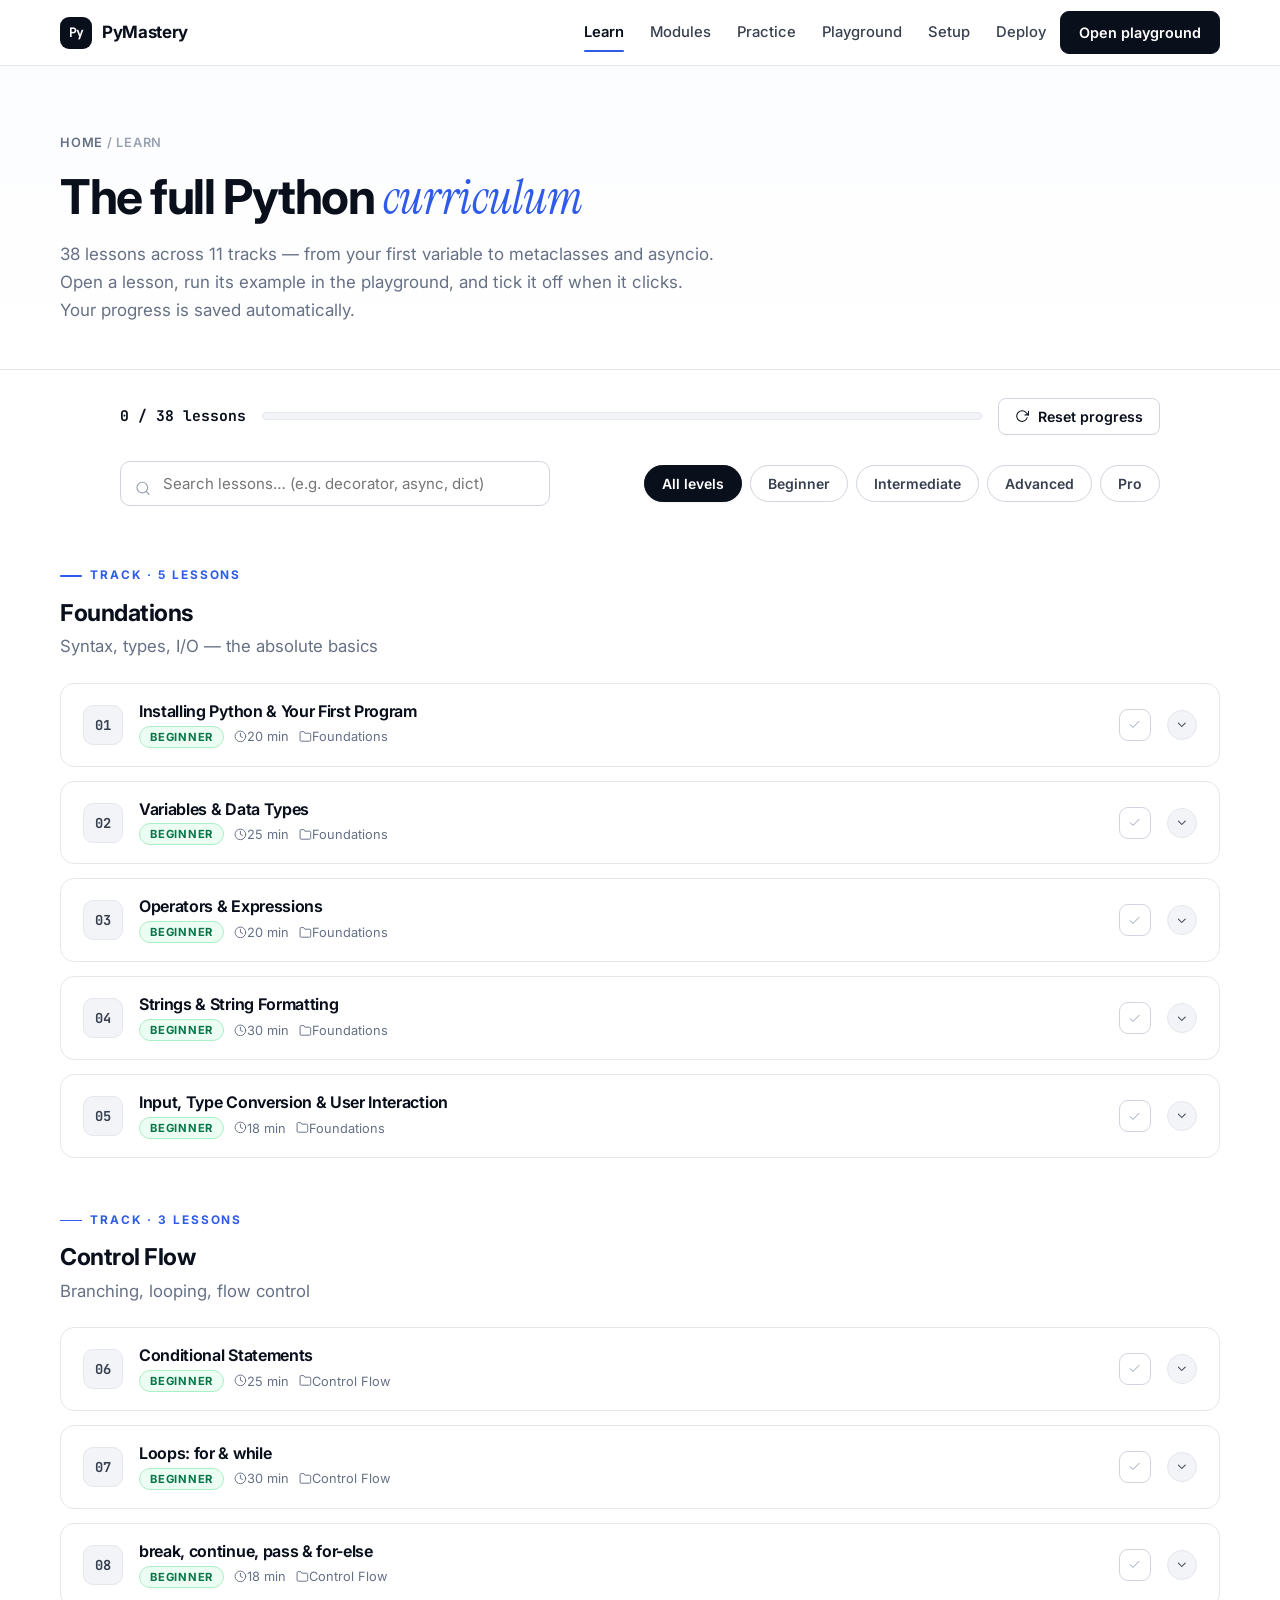
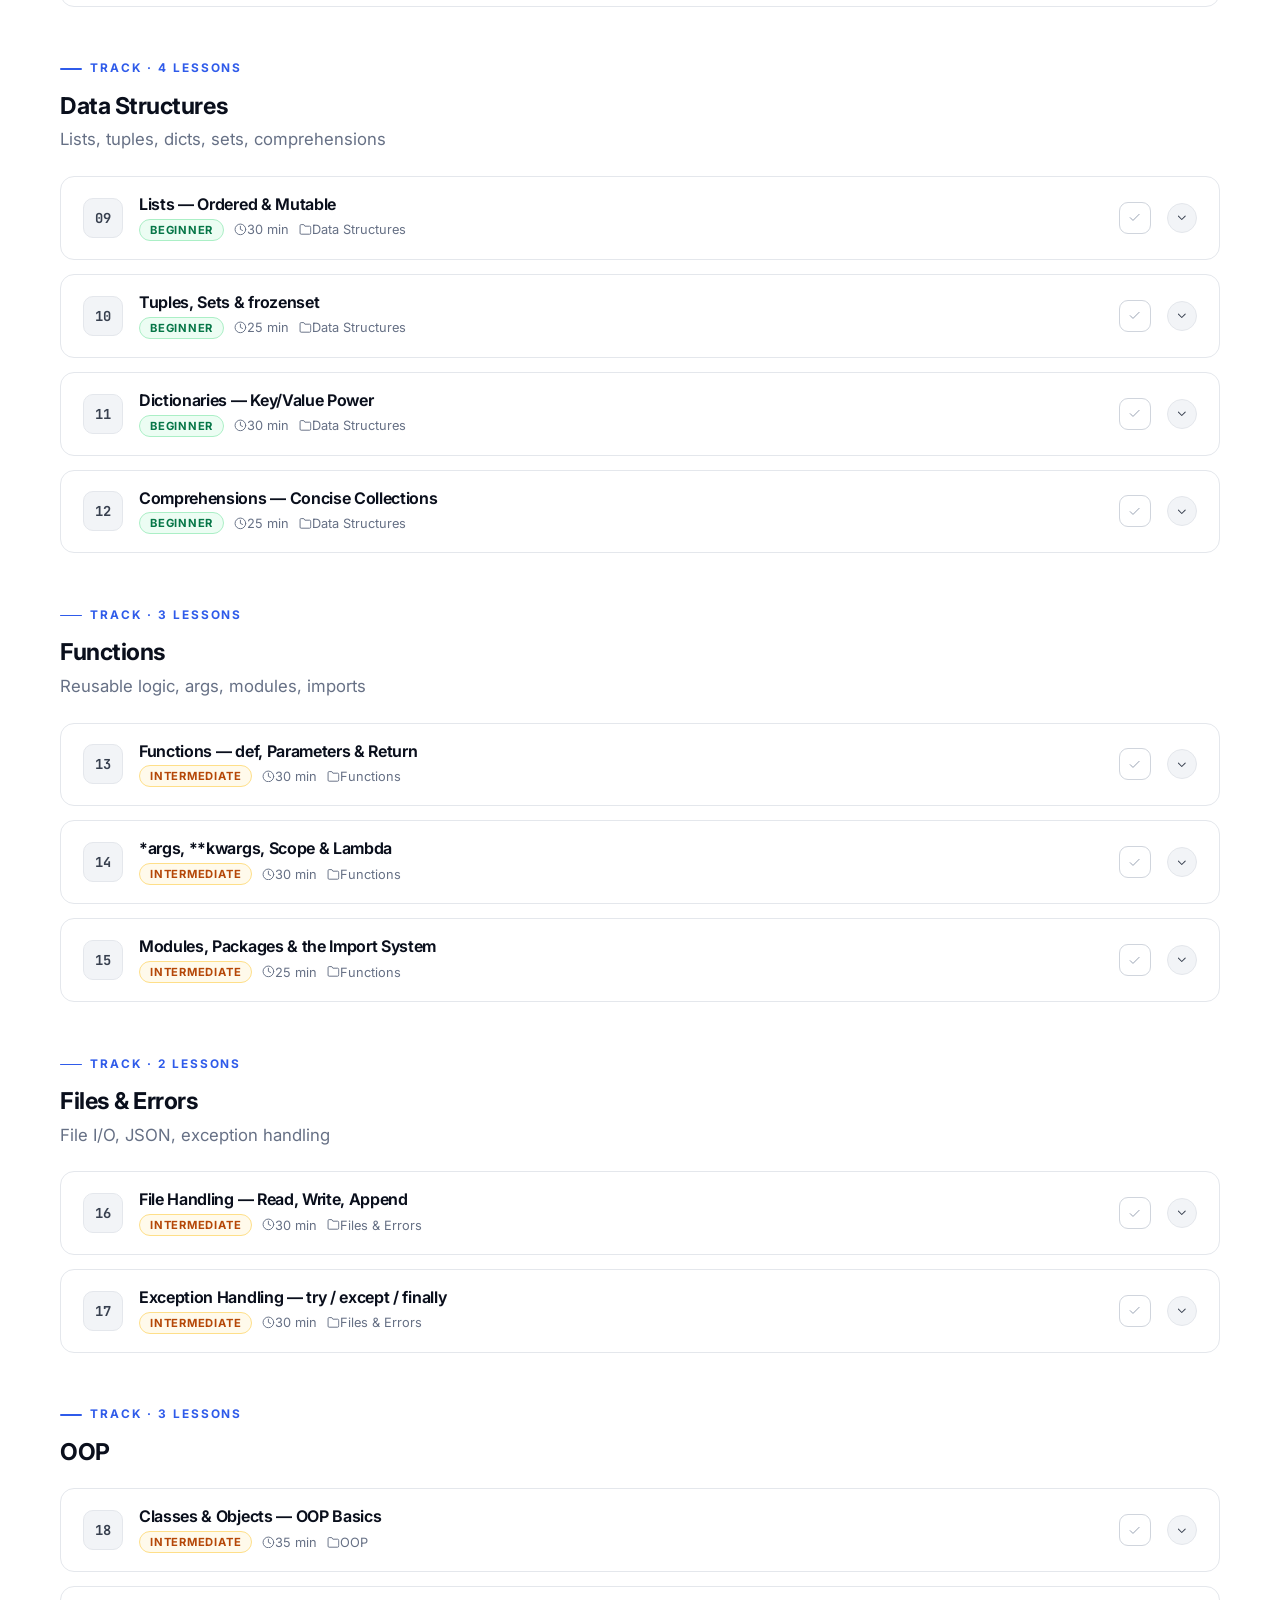
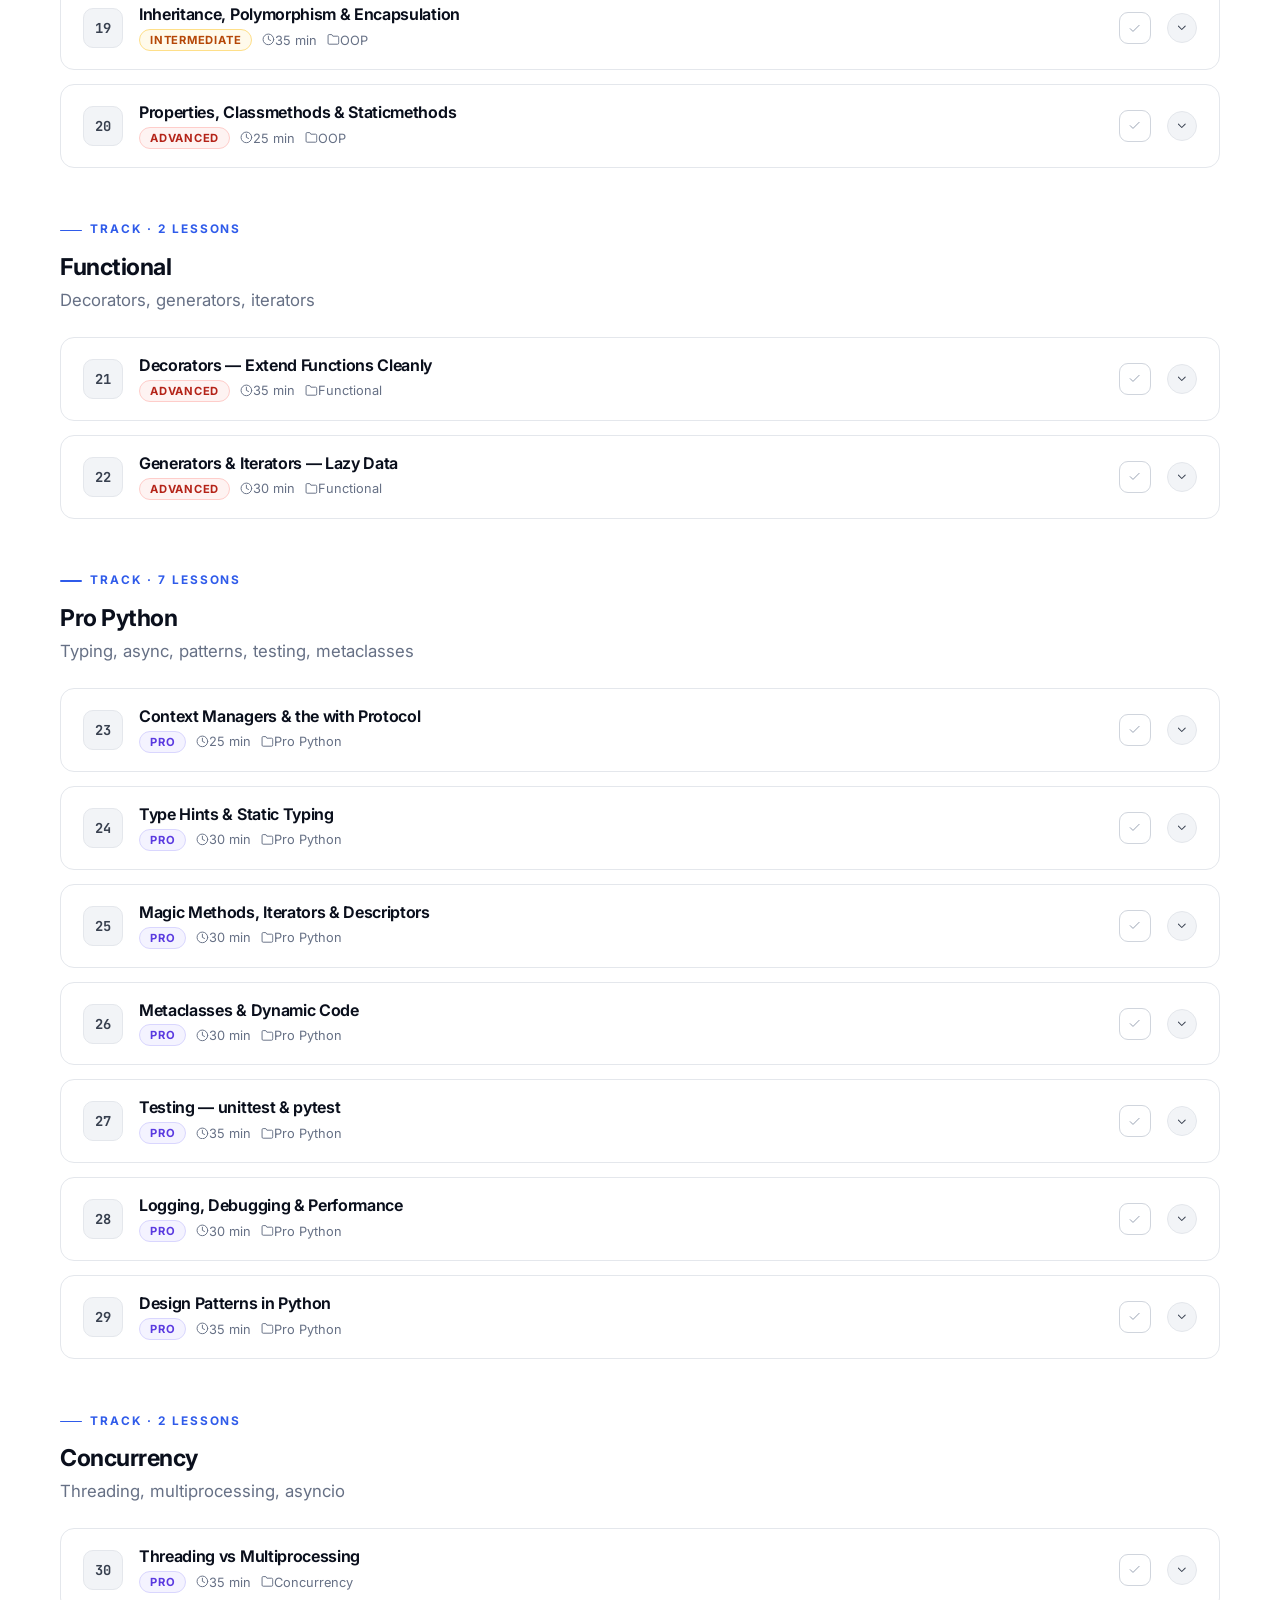
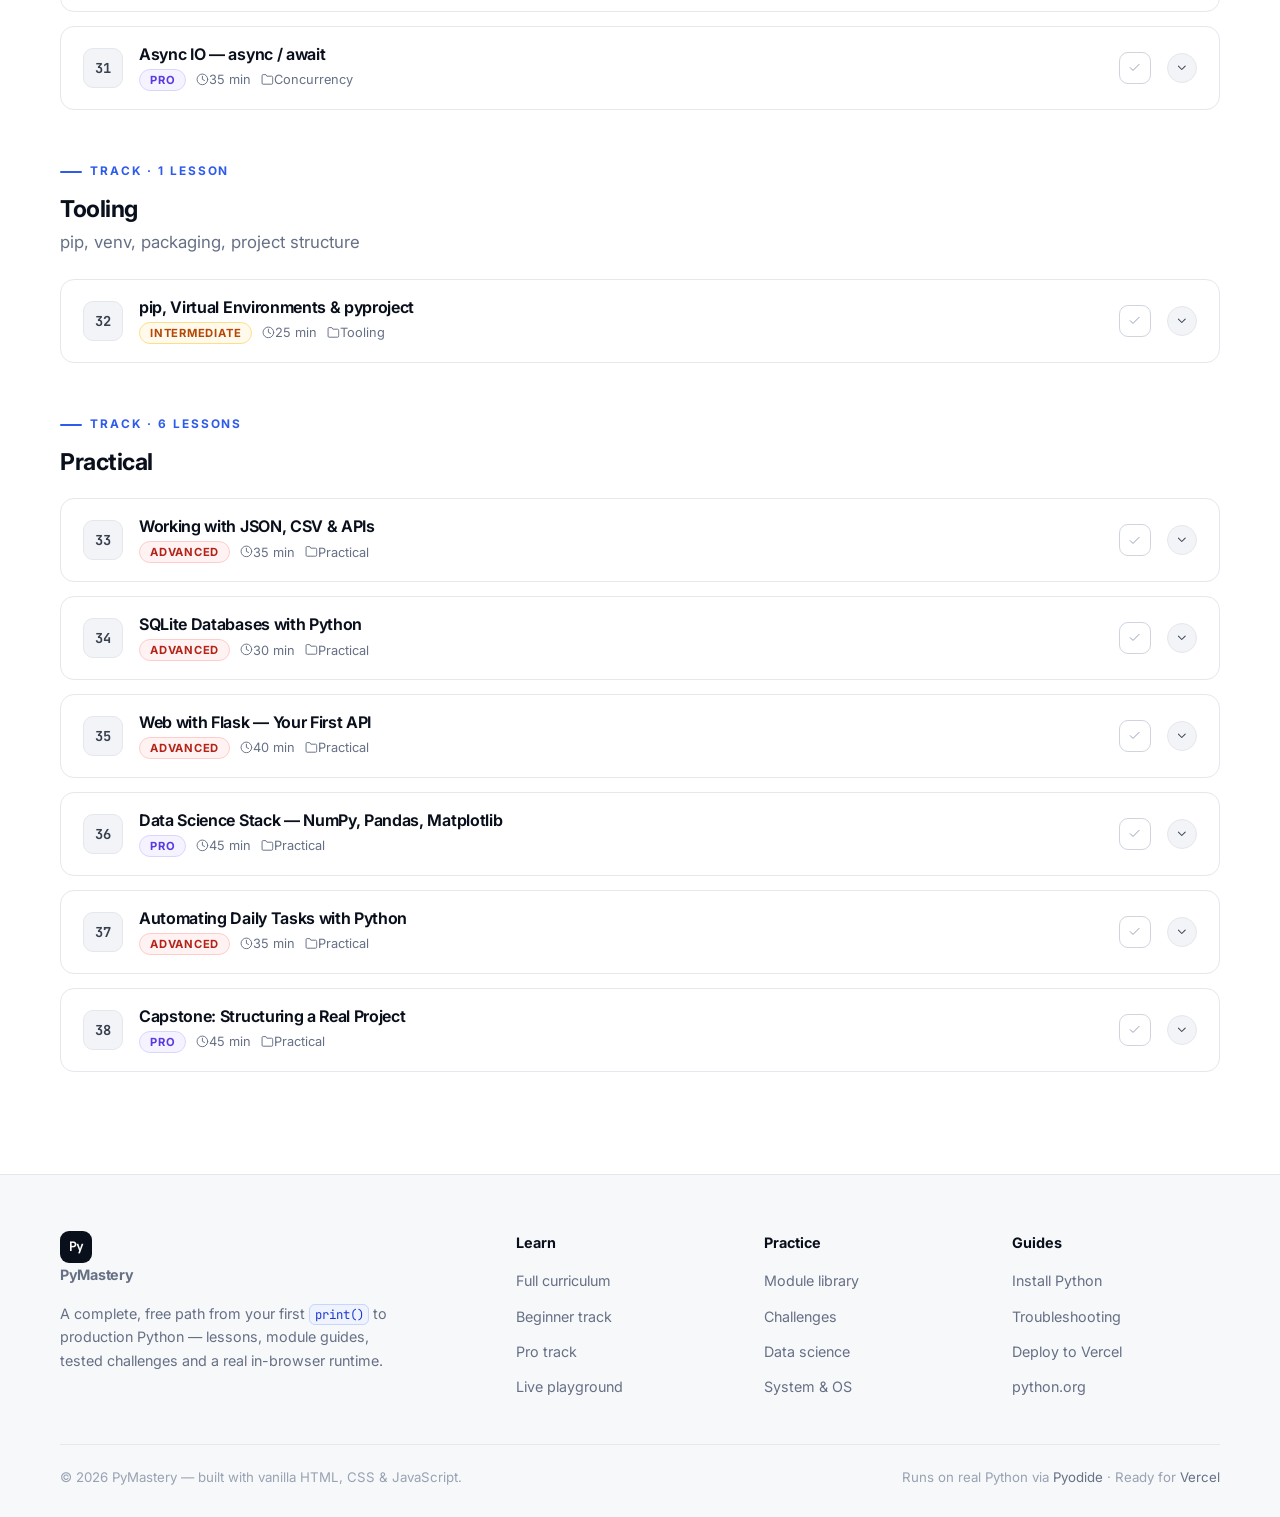
<file: learn.html>
<!DOCTYPE html>
<html lang="en">
<head>
  <meta charset="UTF-8" />
  <meta name="viewport" content="width=device-width, initial-scale=1" />
  <title>Learn — The Full Python Curriculum · PyMastery</title>
  <meta name="description" content="38 lessons in 11 tracks: Python fundamentals, OOP, decorators, asyncio, typing, testing and practical apps — with runnable examples and saved progress." />
  <link rel="preconnect" href="https://fonts.googleapis.com" />
  <link rel="preconnect" href="https://fonts.gstatic.com" crossorigin />
  <link href="https://fonts.googleapis.com/css2?family=Inter:wght@400;500;600;700;800&family=Instrument+Serif:ital@0;1&family=JetBrains+Mono:wght@400;500;600;700&display=swap" rel="stylesheet" />
  <link rel="stylesheet" href="css/styles.css" />
  <link rel="icon" href="data:image/svg+xml,%3Csvg xmlns='http://www.w3.org/2000/svg' viewBox='0 0 32 32'%3E%3Crect width='32' height='32' rx='8' fill='%230A0F1C'/%3E%3Ctext x='16' y='22' font-family='monospace' font-size='14' font-weight='700' fill='white' text-anchor='middle'%3EPy%3C/text%3E%3C/svg%3E" />
</head>

<body>
  <div id="scroll-progress"></div>

  <nav class="navbar">
    <a class="brand" href="index.html"><span class="logo">Py</span><span>PyMastery</span></a>
    <button class="hamburger" aria-label="Open menu"><span></span><span></span><span></span></button>
    <ul class="nav-links">
      <li><a href="learn.html">Learn</a></li>
      <li><a href="modules.html">Modules</a></li>
      <li><a href="practice.html">Practice</a></li>
      <li><a href="playground.html">Playground</a></li>
      <li><a href="setup.html">Setup</a></li>
      <li><a href="deploy.html">Deploy</a></li>
      <li><a class="nav-cta" href="playground.html">Open playground</a></li>
    </ul>
  </nav>

  <header class="page-hero">
    <div class="inner">
      <div class="crumb"><a href="index.html">Home</a> / Learn</div>
      <h1>The full Python <span class="serif">curriculum</span></h1>
      <p>38 lessons across 11 tracks — from your first variable to metaclasses and asyncio. Open a lesson, run its example in the playground, and tick it off when it clicks. Your progress is saved automatically.</p>
    </div>
  </header>

  <div class="progress-panel">
    <span class="progress-text" id="progress-label">0 / 38 lessons</span>
    <div class="progress-track"><div class="progress-fill" id="progress-fill"></div></div>
    <button class="btn btn-ghost btn-sm" id="reset-progress"><span data-icon="refresh"></span> Reset progress</button>
  </div>

  <div class="toolbar">
    <div class="search-box">
      <span class="s-ico" data-icon="search"></span>
      <input id="lesson-search" type="search" placeholder="Search lessons… (e.g. decorator, async, dict)" aria-label="Search lessons" />
    </div>
    <div class="filter-pills" id="level-pills">
      <button class="pill active" data-level="all">All levels</button>
      <button class="pill" data-level="beginner">Beginner</button>
      <button class="pill" data-level="intermediate">Intermediate</button>
      <button class="pill" data-level="advanced">Advanced</button>
      <button class="pill" data-level="pro">Pro</button>
    </div>
  </div>

  <section class="section" style="padding-top:8px">
    <div id="lesson-list" style="max-width:var(--max);margin:0 auto"></div>
  </section>

  <footer>
    <div class="foot-grid">
      <div class="foot-brand">
        <a class="brand" href="index.html"><span class="logo">Py</span><span>PyMastery</span></a>
        <p>A complete, free path from your first <code>print()</code> to production Python — lessons, module guides, tested challenges and a real in-browser runtime.</p>
      </div>
      <div>
        <h5>Learn</h5>
        <ul>
          <li><a href="learn.html">Full curriculum</a></li>
          <li><a href="learn.html?level=beginner">Beginner track</a></li>
          <li><a href="learn.html?level=pro">Pro track</a></li>
          <li><a href="playground.html">Live playground</a></li>
        </ul>
      </div>
      <div>
        <h5>Practice</h5>
        <ul>
          <li><a href="modules.html">Module library</a></li>
          <li><a href="practice.html">Challenges</a></li>
          <li><a href="modules.html?cat=Data%20Science">Data science</a></li>
          <li><a href="modules.html?cat=System">System &amp; OS</a></li>
        </ul>
      </div>
      <div>
        <h5>Guides</h5>
        <ul>
          <li><a href="setup.html">Install Python</a></li>
          <li><a href="setup.html#step-trouble">Troubleshooting</a></li>
          <li><a href="deploy.html">Deploy to Vercel</a></li>
          <li><a href="https://www.python.org" target="_blank" rel="noopener">python.org</a></li>
        </ul>
      </div>
    </div>
    <div class="foot-bottom">
      <span>© 2026 PyMastery — built with vanilla HTML, CSS &amp; JavaScript.</span>
      <span>Runs on real Python via <a href="https://pyodide.org" target="_blank" rel="noopener">Pyodide</a> · Ready for <a href="deploy.html">Vercel</a></span>
    </div>
  </footer>

  <button id="to-top" aria-label="Back to top"><span data-icon="arrow-down"></span></button>

  <script src="js/data/lessons.js"></script>
  <script src="js/data/modules.js"></script>
  <script src="js/data/problems.js"></script>
  <script src="js/main.js"></script>
  <script src="js/learn.js"></script>
</body>
</html>
</file>
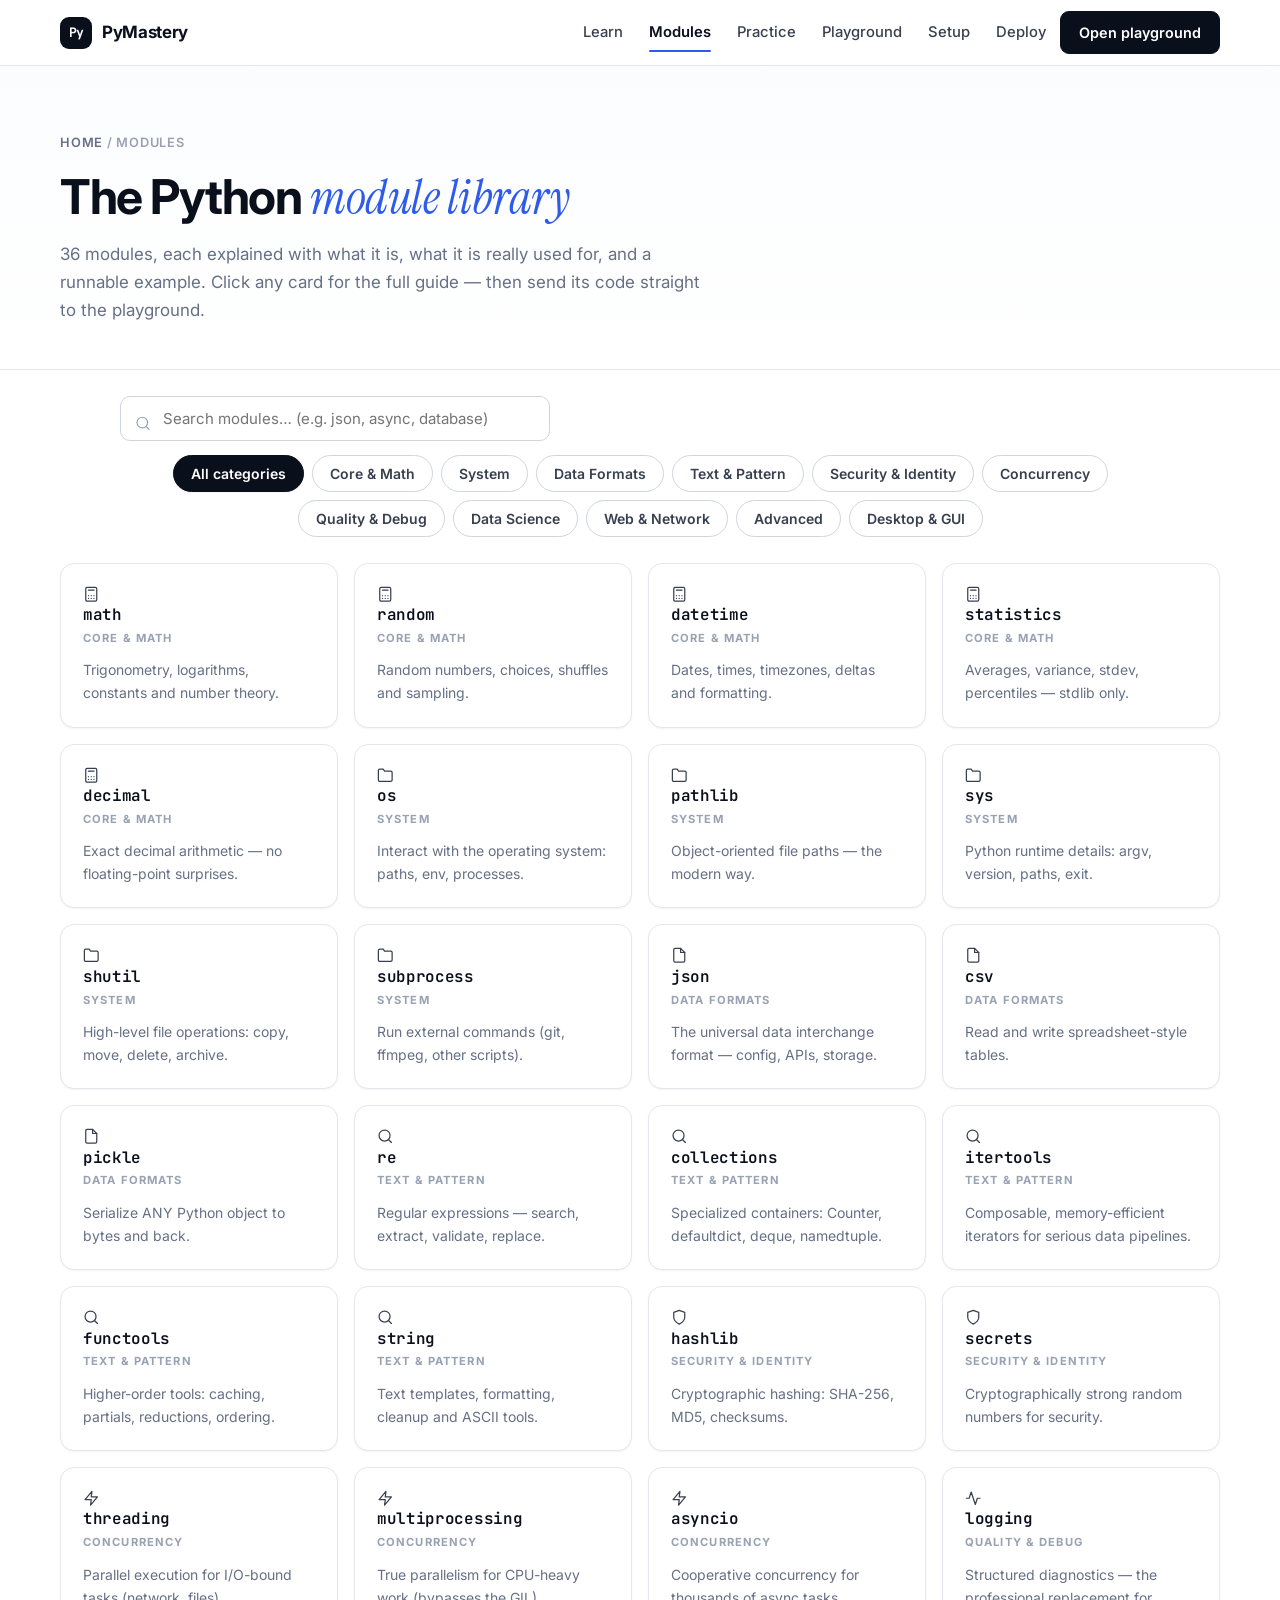
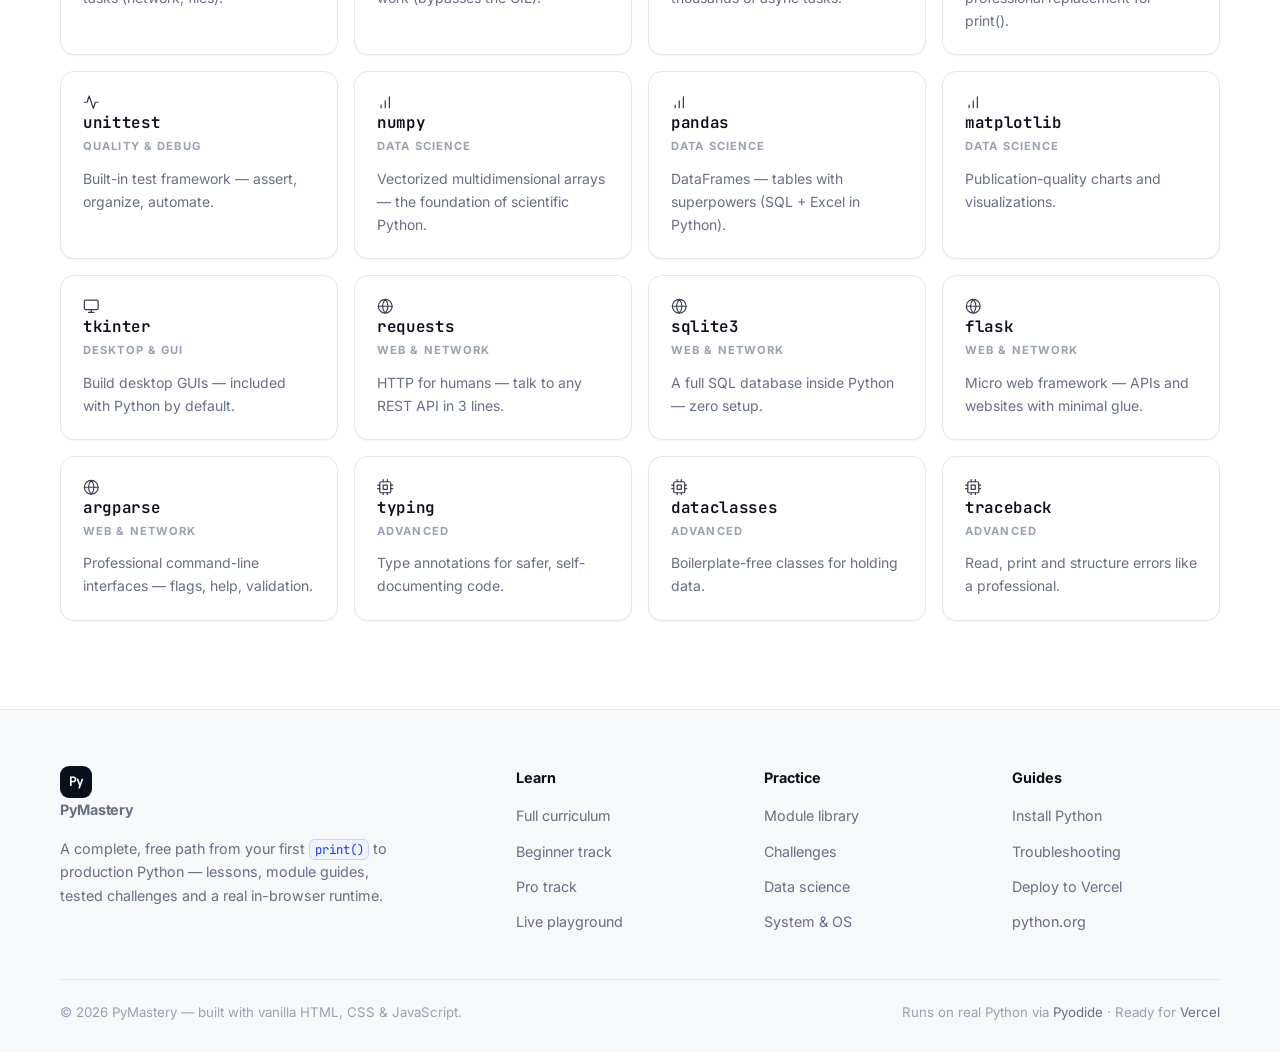
<file: modules.html>
<!DOCTYPE html>
<html lang="en">
<head>
  <meta charset="UTF-8" />
  <meta name="viewport" content="width=device-width, initial-scale=1" />
  <title>Modules — The Python Module Library · PyMastery</title>
  <meta name="description" content="36 practical guides to the Python standard library and beyond: math, json, re, pathlib, asyncio, pandas, requests, sqlite3 and more — each with runnable examples." />
  <link rel="preconnect" href="https://fonts.googleapis.com" />
  <link rel="preconnect" href="https://fonts.gstatic.com" crossorigin />
  <link href="https://fonts.googleapis.com/css2?family=Inter:wght@400;500;600;700;800&family=Instrument+Serif:ital@0;1&family=JetBrains+Mono:wght@400;500;600;700&display=swap" rel="stylesheet" />
  <link rel="stylesheet" href="css/styles.css" />
  <link rel="icon" href="data:image/svg+xml,%3Csvg xmlns='http://www.w3.org/2000/svg' viewBox='0 0 32 32'%3E%3Crect width='32' height='32' rx='8' fill='%230A0F1C'/%3E%3Ctext x='16' y='22' font-family='monospace' font-size='14' font-weight='700' fill='white' text-anchor='middle'%3EPy%3C/text%3E%3C/svg%3E" />
</head>

<body>
  <div id="scroll-progress"></div>

  <nav class="navbar">
    <a class="brand" href="index.html"><span class="logo">Py</span><span>PyMastery</span></a>
    <button class="hamburger" aria-label="Open menu"><span></span><span></span><span></span></button>
    <ul class="nav-links">
      <li><a href="learn.html">Learn</a></li>
      <li><a href="modules.html">Modules</a></li>
      <li><a href="practice.html">Practice</a></li>
      <li><a href="playground.html">Playground</a></li>
      <li><a href="setup.html">Setup</a></li>
      <li><a href="deploy.html">Deploy</a></li>
      <li><a class="nav-cta" href="playground.html">Open playground</a></li>
    </ul>
  </nav>

  <header class="page-hero">
    <div class="inner">
      <div class="crumb"><a href="index.html">Home</a> / Modules</div>
      <h1>The Python <span class="serif">module library</span></h1>
      <p>36 modules, each explained with what it is, what it is really used for, and a runnable example. Click any card for the full guide — then send its code straight to the playground.</p>
    </div>
  </header>

  <div class="toolbar">
    <div class="search-box">
      <span class="s-ico" data-icon="search"></span>
      <input id="mod-search" type="search" placeholder="Search modules… (e.g. json, async, database)" aria-label="Search modules" />
    </div>
    <div class="filter-pills" id="cat-pills">
      <button class="pill active" data-cat="all">All categories</button>
    </div>
  </div>

  <section class="section" style="padding-top:26px">
    <div class="module-grid" id="mod-grid" style="max-width:var(--max);margin:0 auto"></div>
  </section>

  <!-- module detail modal -->
  <div class="modal-overlay" id="mod-modal">
    <div class="modal" role="dialog" aria-modal="true" aria-label="Module details">
      <button class="modal-close" id="modal-close" aria-label="Close"><span data-icon="x"></span></button>
      <div id="modal-body"></div>
    </div>
  </div>

  <footer>
    <div class="foot-grid">
      <div class="foot-brand">
        <a class="brand" href="index.html"><span class="logo">Py</span><span>PyMastery</span></a>
        <p>A complete, free path from your first <code>print()</code> to production Python — lessons, module guides, tested challenges and a real in-browser runtime.</p>
      </div>
      <div>
        <h5>Learn</h5>
        <ul>
          <li><a href="learn.html">Full curriculum</a></li>
          <li><a href="learn.html?level=beginner">Beginner track</a></li>
          <li><a href="learn.html?level=pro">Pro track</a></li>
          <li><a href="playground.html">Live playground</a></li>
        </ul>
      </div>
      <div>
        <h5>Practice</h5>
        <ul>
          <li><a href="modules.html">Module library</a></li>
          <li><a href="practice.html">Challenges</a></li>
          <li><a href="modules.html?cat=Data%20Science">Data science</a></li>
          <li><a href="modules.html?cat=System">System &amp; OS</a></li>
        </ul>
      </div>
      <div>
        <h5>Guides</h5>
        <ul>
          <li><a href="setup.html">Install Python</a></li>
          <li><a href="setup.html#step-trouble">Troubleshooting</a></li>
          <li><a href="deploy.html">Deploy to Vercel</a></li>
          <li><a href="https://www.python.org" target="_blank" rel="noopener">python.org</a></li>
        </ul>
      </div>
    </div>
    <div class="foot-bottom">
      <span>© 2026 PyMastery — built with vanilla HTML, CSS &amp; JavaScript.</span>
      <span>Runs on real Python via <a href="https://pyodide.org" target="_blank" rel="noopener">Pyodide</a> · Ready for <a href="deploy.html">Vercel</a></span>
    </div>
  </footer>

  <button id="to-top" aria-label="Back to top"><span data-icon="arrow-down"></span></button>

  <script src="js/data/lessons.js"></script>
  <script src="js/data/modules.js"></script>
  <script src="js/data/problems.js"></script>
  <script src="js/main.js"></script>
  <script src="js/modules.js"></script>
</body>
</html>
</file>
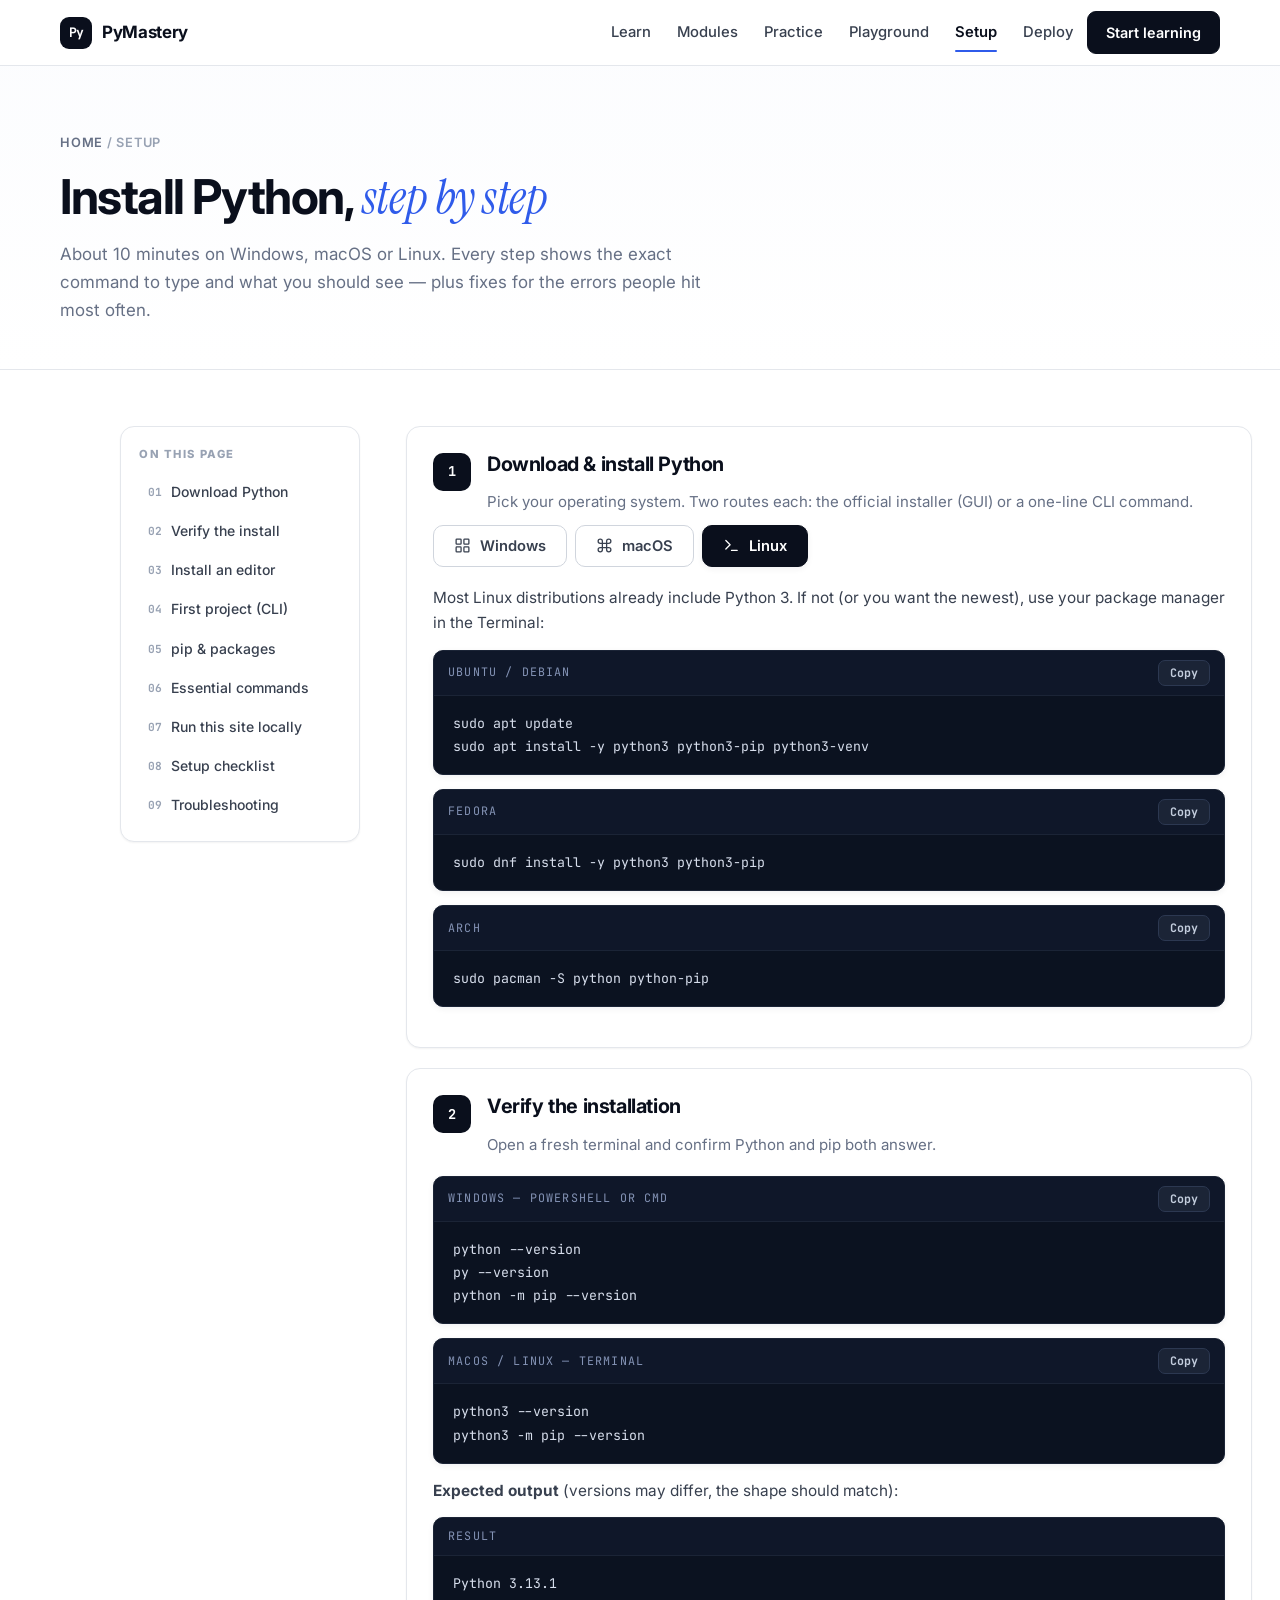
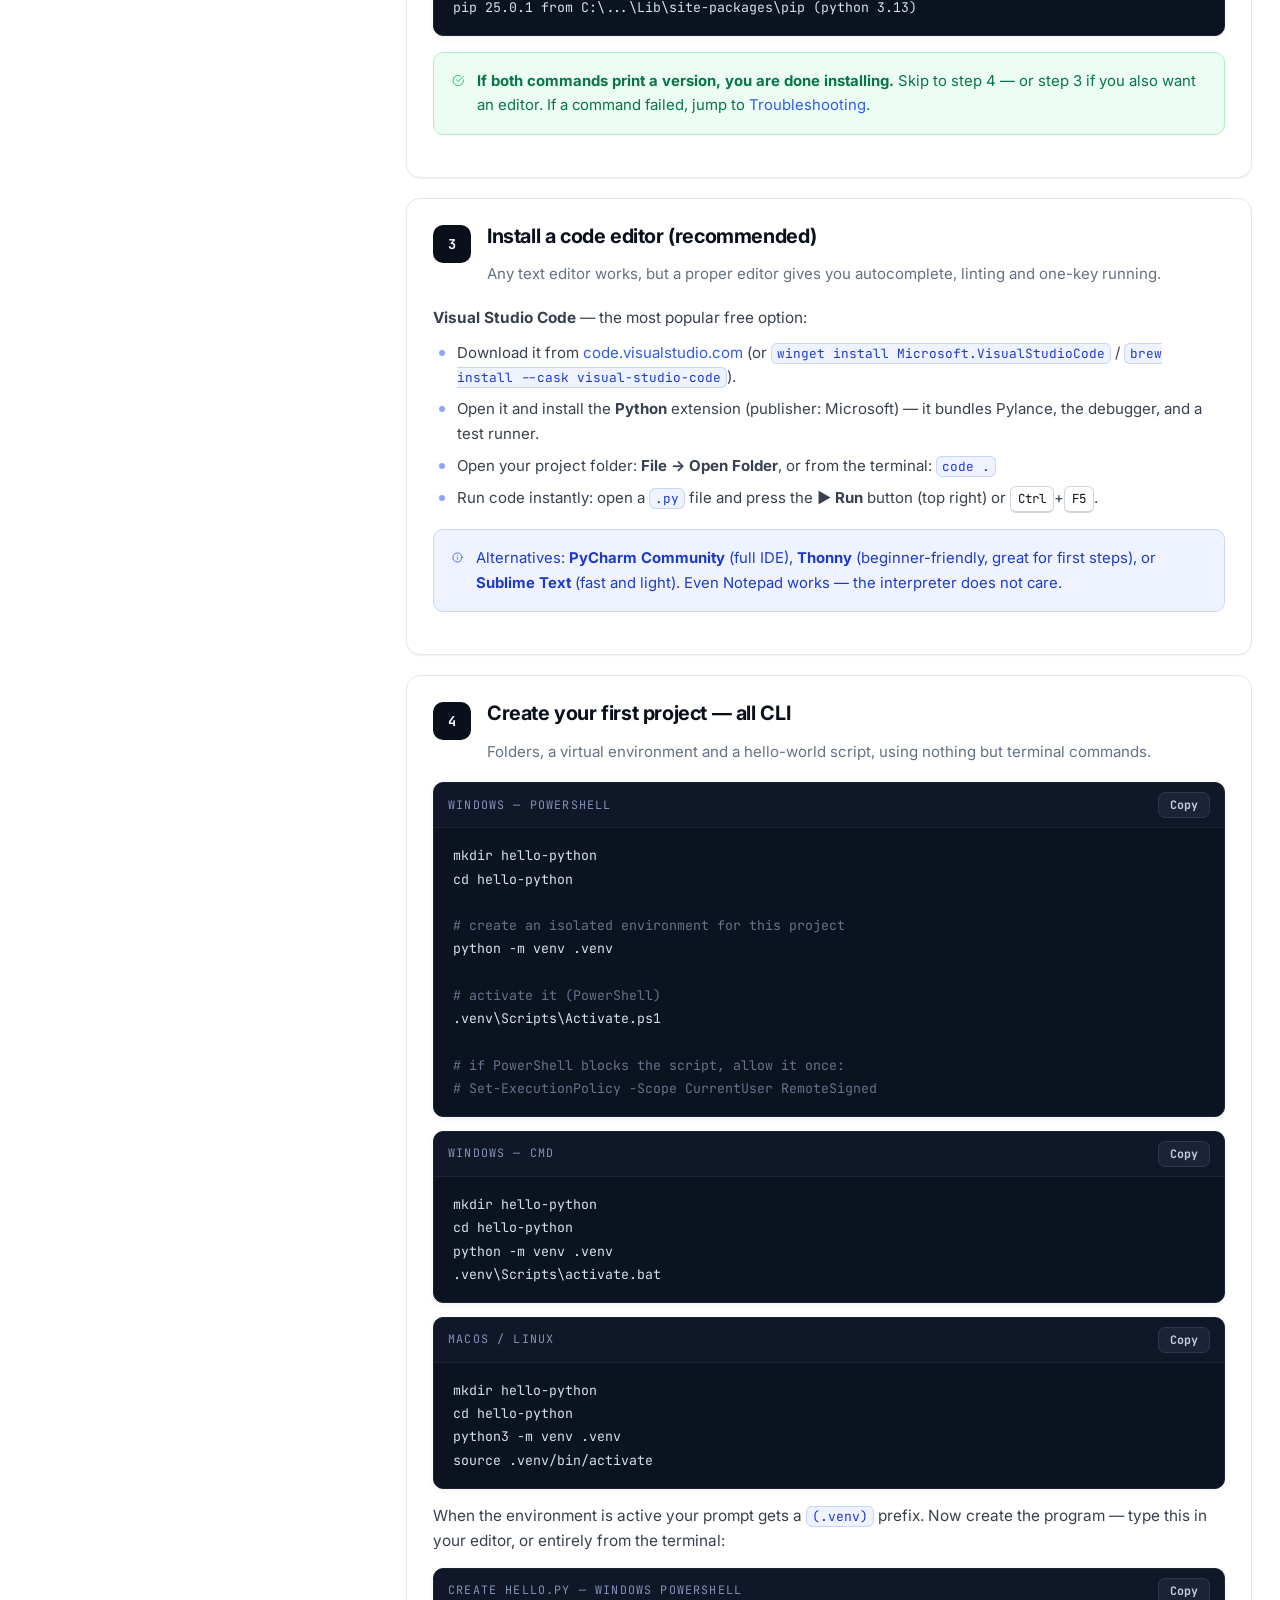
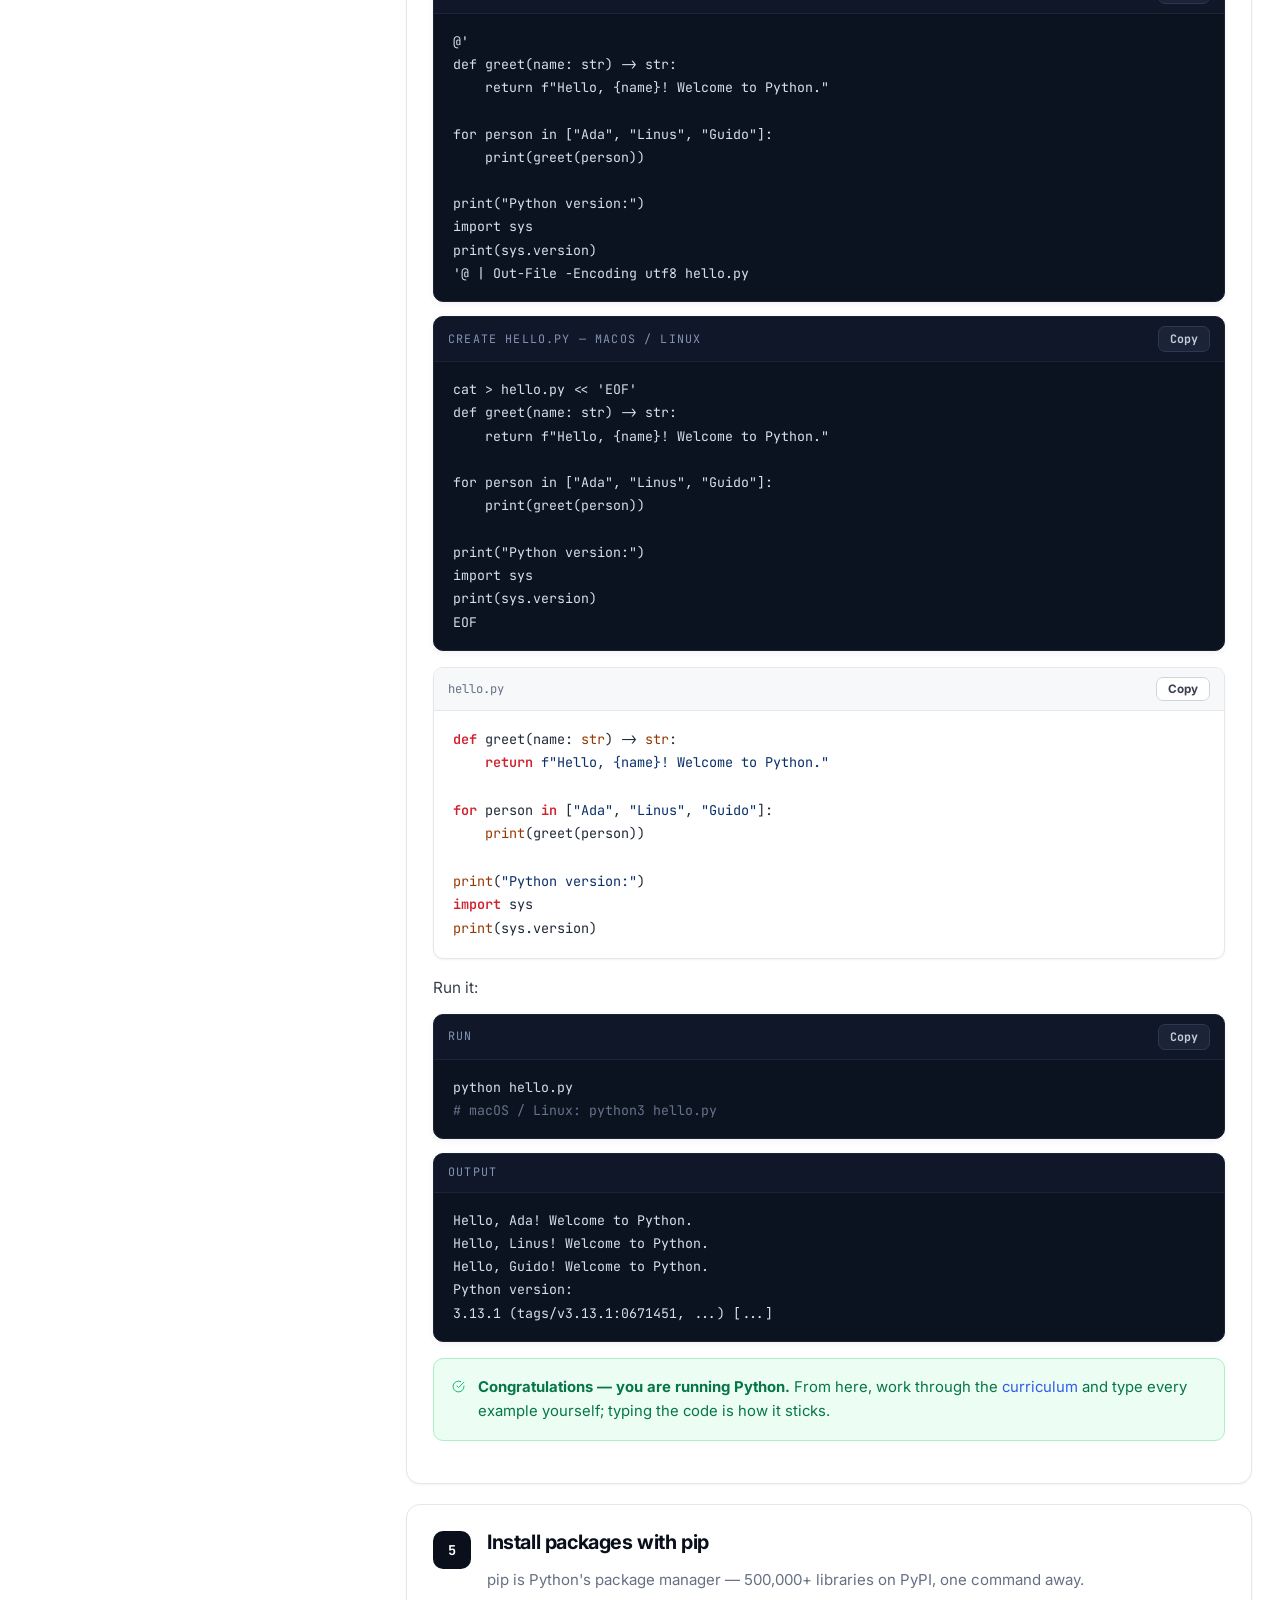
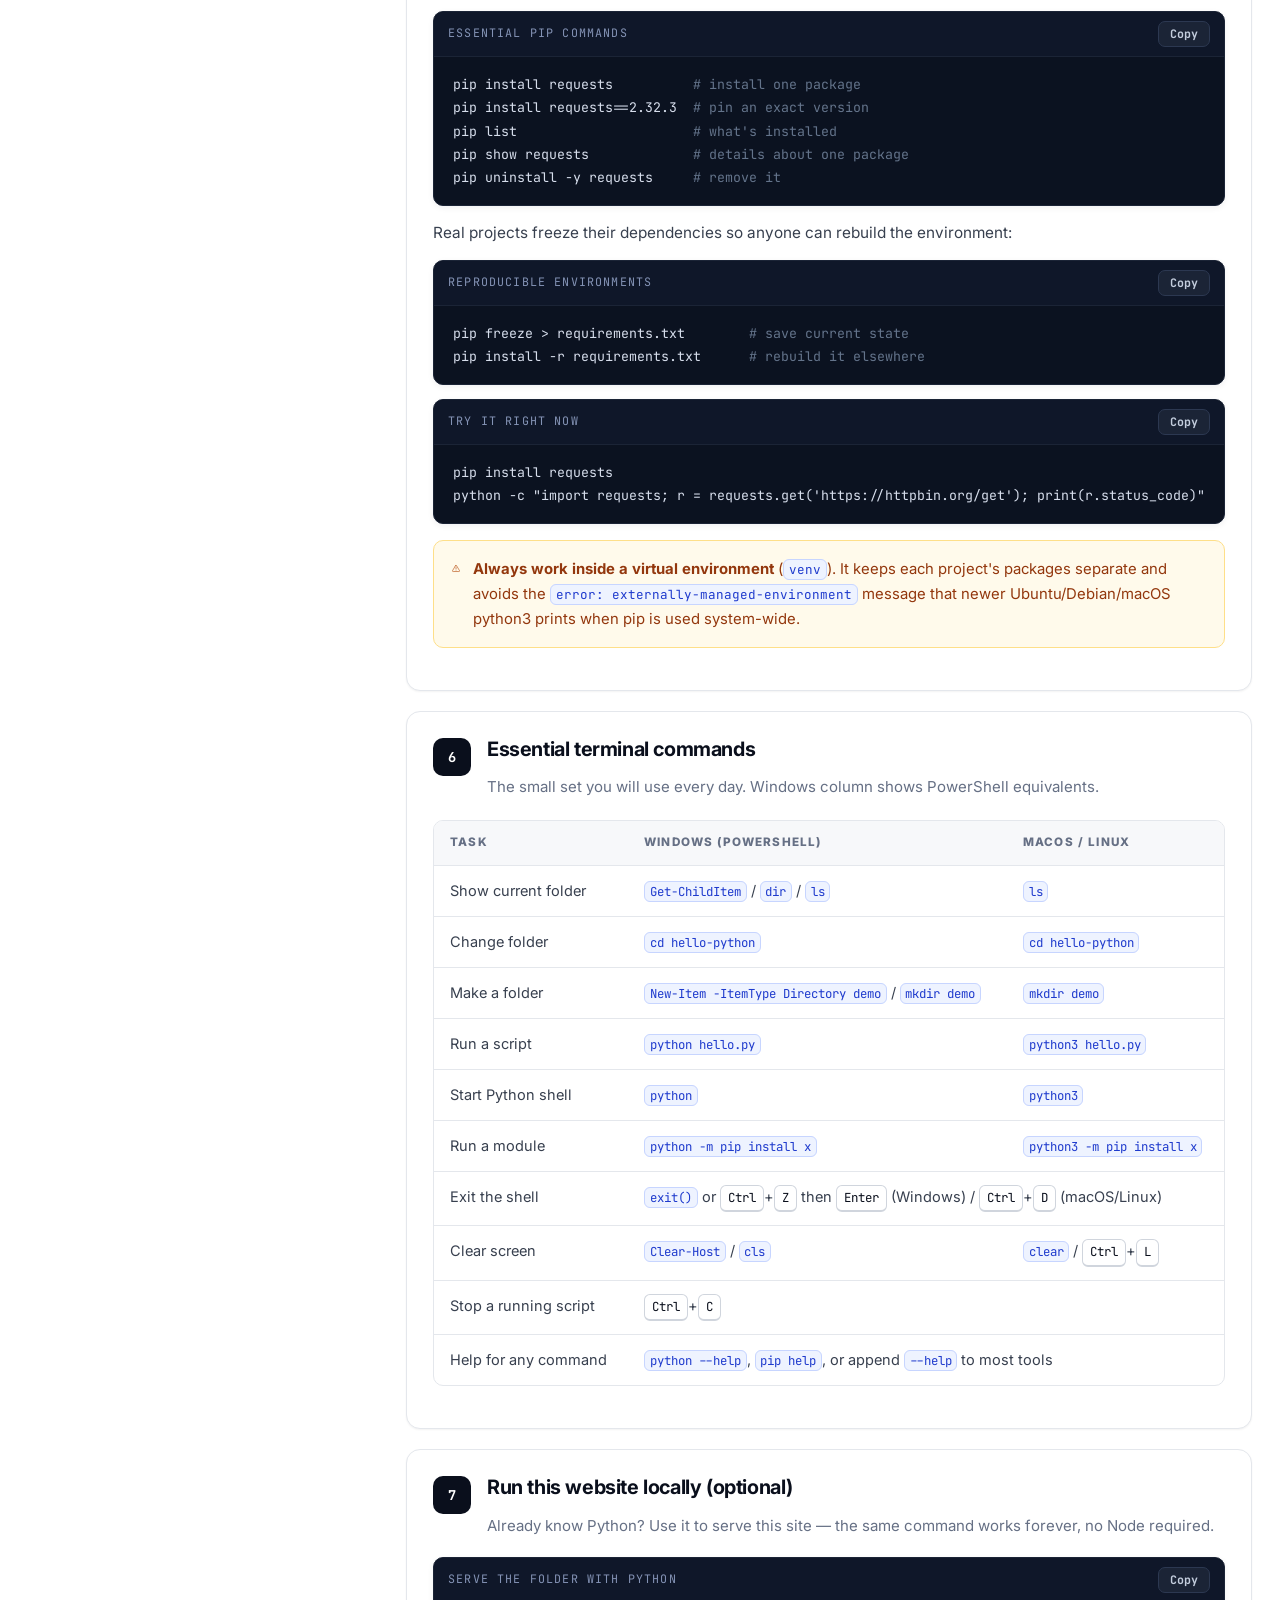
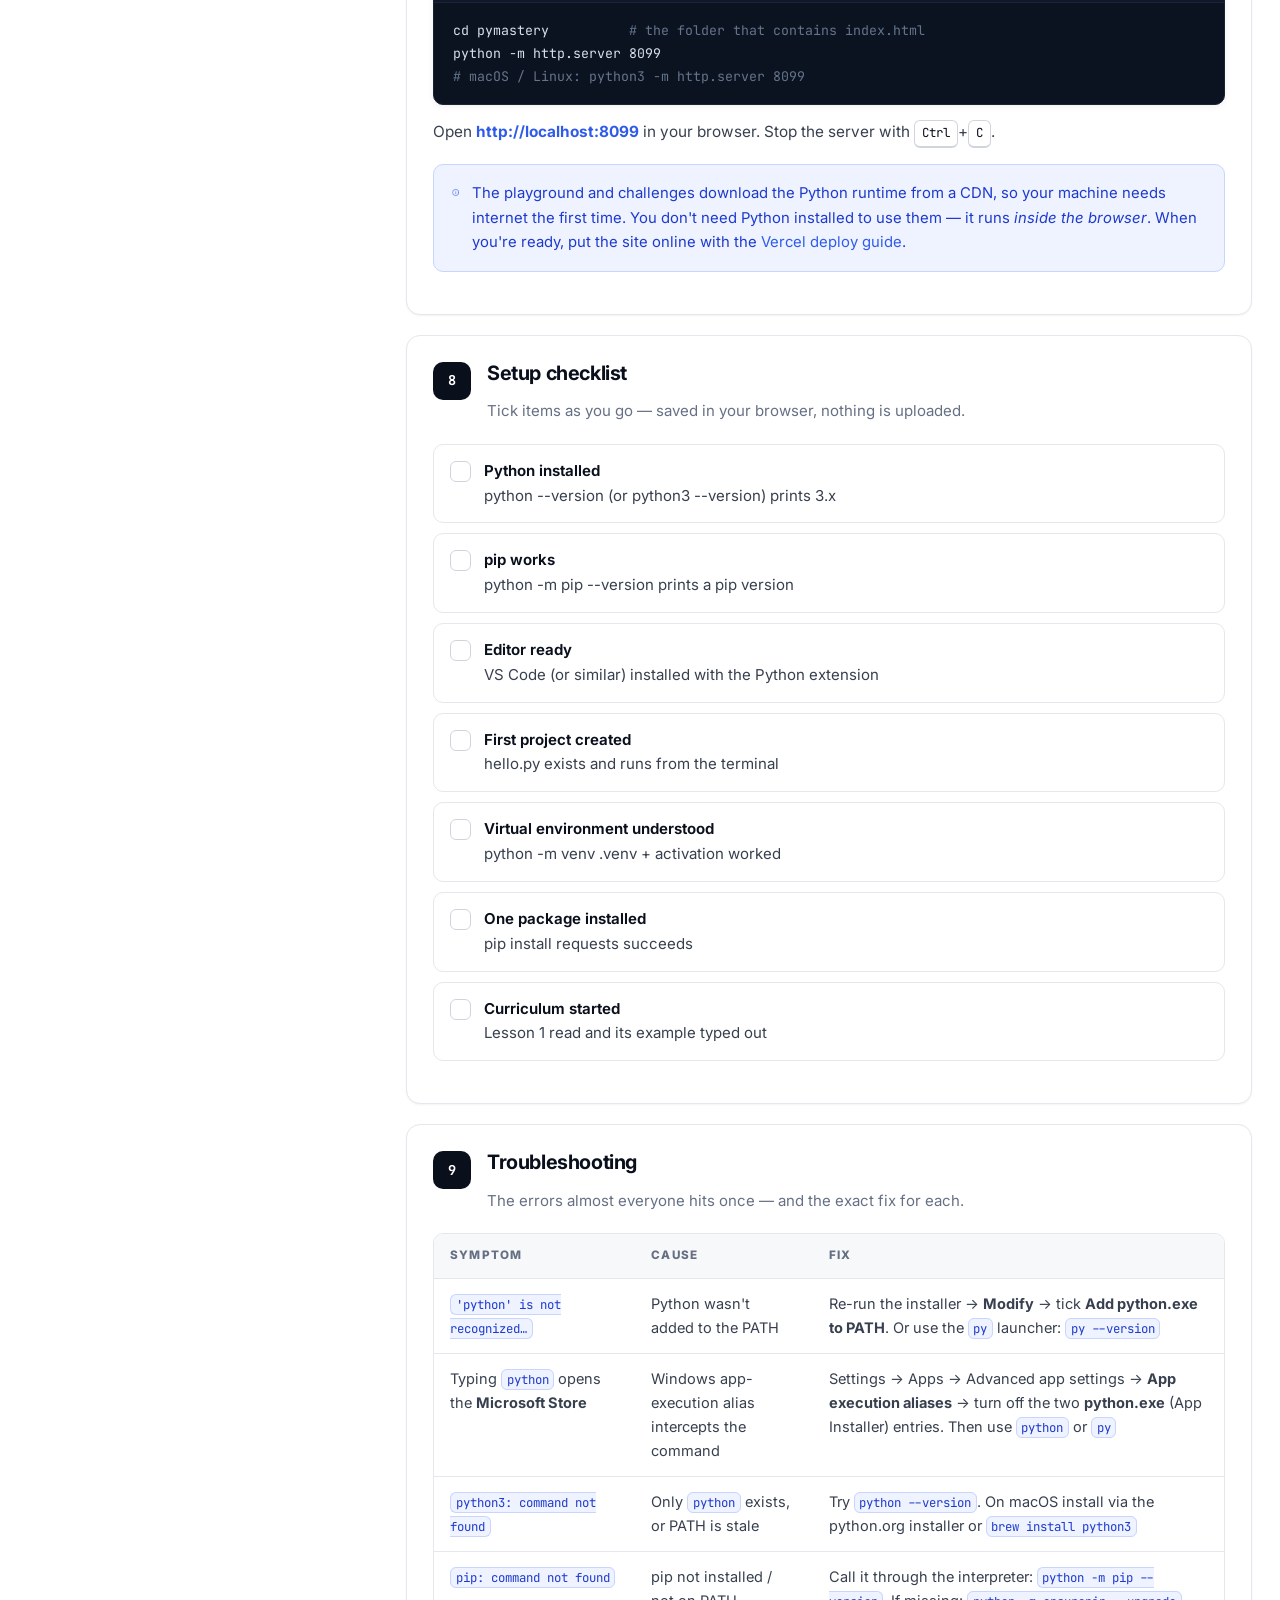
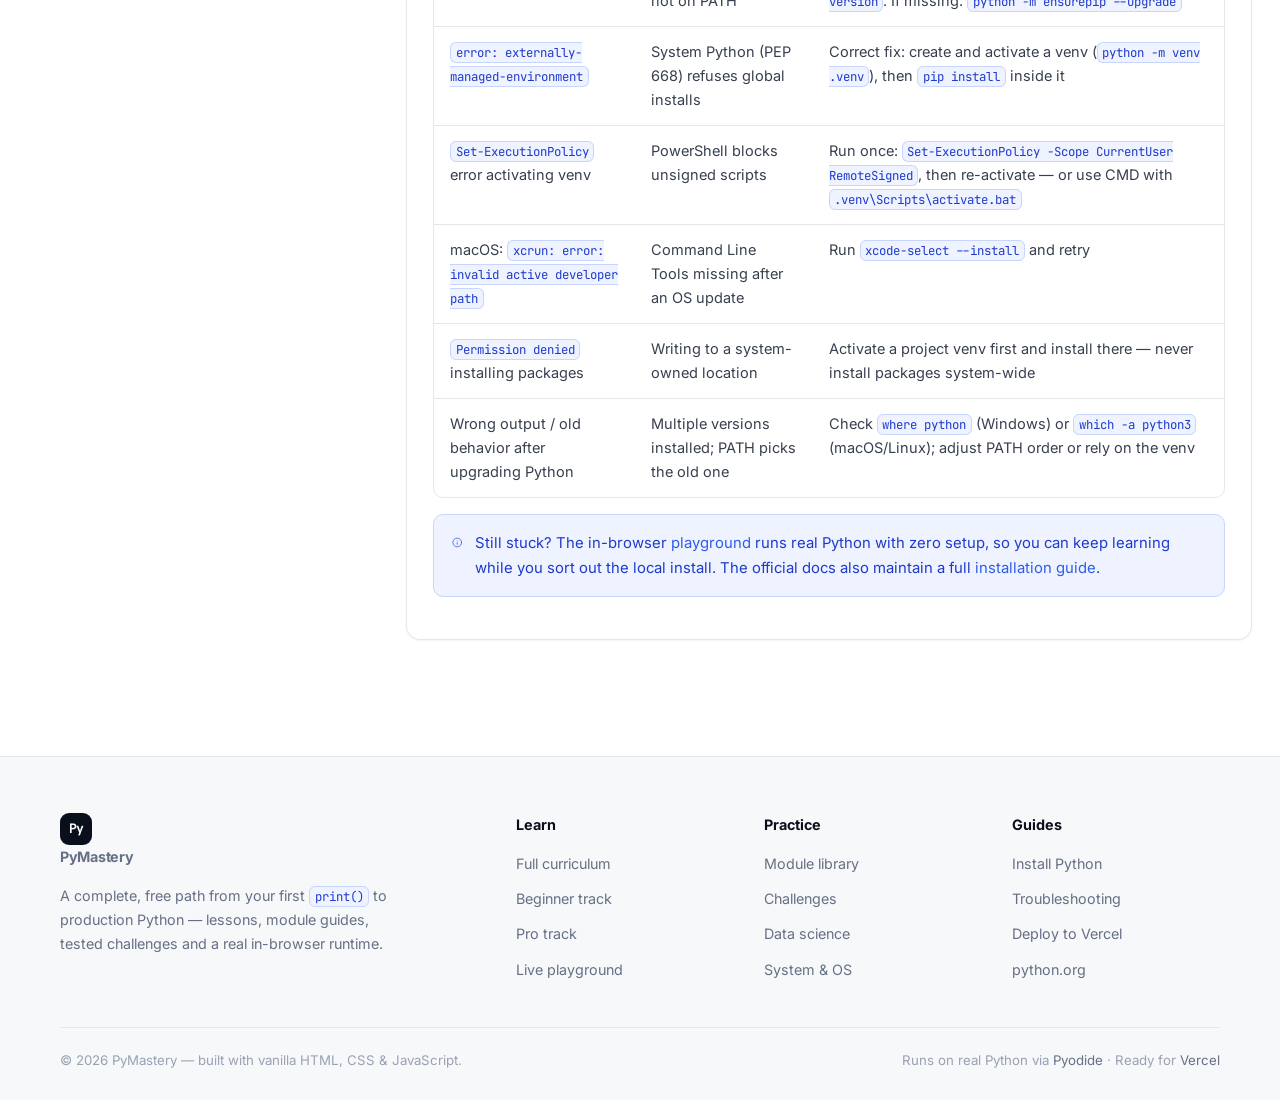
<file: setup.html>
<!DOCTYPE html>
<html lang="en">

<head>
  <meta charset="UTF-8" />
  <meta name="viewport" content="width=device-width, initial-scale=1" />
  <title>Install Python — Step-by-Step Setup Guide · PyMastery</title>
  <meta name="description"
    content="Install and set up Python on Windows, macOS or Linux in about 10 minutes — exact CLI commands, PATH fixes, virtual environments, pip, VS Code and troubleshooting." />
  <link rel="preconnect" href="https://fonts.googleapis.com" />
  <link rel="preconnect" href="https://fonts.gstatic.com" crossorigin />
  <link
    href="https://fonts.googleapis.com/css2?family=Inter:wght@400;500;600;700;800&family=Instrument+Serif:ital@0;1&family=JetBrains+Mono:wght@400;500;600;700&display=swap"
    rel="stylesheet" />
  <link rel="stylesheet" href="css/styles.css" />
  <link rel="icon"
    href="data:image/svg+xml,%3Csvg xmlns='http://www.w3.org/2000/svg' viewBox='0 0 32 32'%3E%3Crect width='32' height='32' rx='8' fill='%230A0F1C'/%3E%3Ctext x='16' y='22' font-family='monospace' font-size='14' font-weight='700' fill='white' text-anchor='middle'%3EPy%3C/text%3E%3C/svg%3E" />
</head>

<body>
  <div id="scroll-progress"></div>

  <nav class="navbar">
    <a class="brand" href="index.html"><span class="logo">Py</span><span>PyMastery</span></a>
    <button class="hamburger" aria-label="Open menu"><span></span><span></span><span></span></button>
    <ul class="nav-links">
      <li><a href="learn.html">Learn</a></li>
      <li><a href="modules.html">Modules</a></li>
      <li><a href="practice.html">Practice</a></li>
      <li><a href="playground.html">Playground</a></li>
      <li><a href="setup.html">Setup</a></li>
      <li><a href="deploy.html">Deploy</a></li>
      <li><a class="nav-cta" href="learn.html">Start learning</a></li>
    </ul>
  </nav>

  <header class="page-hero">
    <div class="inner">
      <div class="crumb"><a href="index.html">Home</a> / Setup</div>
      <h1>Install Python, <span class="serif">step by step</span></h1>
      <p>About 10 minutes on Windows, macOS or Linux. Every step shows the exact command to type and what you should see
        — plus fixes for the errors people hit most often.</p>
    </div>
  </header>

  <div class="guide">
    <div class="guide-grid">

      <!-- ============ TABLE OF CONTENTS ============ -->
      <aside class="toc">
        <div class="toc-title">On this page</div>
        <ol>
          <li><a href="#step-download">Download Python</a></li>
          <li><a href="#step-verify">Verify the install</a></li>
          <li><a href="#step-editor">Install an editor</a></li>
          <li><a href="#step-project">First project (CLI)</a></li>
          <li><a href="#step-pip">pip &amp; packages</a></li>
          <li><a href="#step-cli">Essential commands</a></li>
          <li><a href="#step-local">Run this site locally</a></li>
          <li><a href="#step-checklist">Setup checklist</a></li>
          <li><a href="#step-trouble">Troubleshooting</a></li>
        </ol>
      </aside>

      <div>

        <!-- ================= 1. DOWNLOAD ================= -->
        <section class="step" id="step-download">
          <div class="step-head">
            <span class="step-num">1</span>
            <div>
              <h2>Download &amp; install Python</h2>
              <p class="step-sub">Pick your operating system. Two routes each: the official installer (GUI) or a
                one-line CLI command.</p>
            </div>
          </div>

          <div class="os-tabs" id="os-tabs">
            <button class="os-tab active" data-os="windows" data-icon="grid">Windows</button>
            <button class="os-tab" data-os="macos" data-icon="command">macOS</button>
            <button class="os-tab" data-os="linux" data-icon="terminal">Linux</button>
          </div>

          <!-- WINDOWS -->
          <div class="os-pane active" id="pane-windows">
            <p><b>Option A — installer (easiest):</b></p>
            <ul class="plain">
              <li>Open <a href="https://www.python.org/downloads/" target="_blank"
                  rel="noopener">python.org/downloads</a> and click <b>Download Python 3.x.x</b> (the big yellow
                button).</li>
              <li>Run the downloaded <code>python-3.x.x-amd64.exe</code>.</li>
              <li class="callout warn" style="margin:8px 0"><span data-icon="alert"></span>
                <div><b>Critical:</b> tick <b>“Add python.exe to PATH”</b> at the bottom of the installer window
                  <em>before</em> clicking Install Now. Skipping this causes 90% of “python is not recognized” problems.
                </div>
              </li>
              <li>Click <b>Install Now</b>, wait ~1 minute, then <b>Close</b>.</li>
            </ul>
            <p><b>Option B — one command (winget):</b> Windows 10/11 ships the <code>winget</code> package manager. Open
              <b>PowerShell</b> and run:</p>
            <div class="cmd">
              <div class="cmd-head"><span>PowerShell</span><span class="actions"><button
                    class="copy-btn">Copy</button></span></div>
              <pre><code>winget install --id Python.Python.3.13 -e</code></pre>
            </div>
            <p>If several versions exist, list them first with <code>winget search Python.Python</code>. Close and
              reopen PowerShell after installing.</p>
          </div>

          <!-- MACOS -->
          <div class="os-pane" id="pane-macos">
            <p><b>Option A — official installer:</b> download the <b>macOS 64-bit universal2 installer</b> from <a
                href="https://www.python.org/downloads/" target="_blank" rel="noopener">python.org/downloads</a>, open
              the <code>.pkg</code> file and follow the wizard (Continue → Install).</p>
            <p><b>Option B — Homebrew (one command):</b> if you have <a href="https://brew.sh" target="_blank"
                rel="noopener">Homebrew</a> installed, open <b>Terminal</b> and run:</p>
            <div class="cmd">
              <div class="cmd-head"><span>Terminal</span><span class="actions"><button
                    class="copy-btn">Copy</button></span></div>
              <pre><code>brew install python@3.13</code></pre>
            </div>
            <div class="callout info"><span data-icon="info"></span>
              <div>On macOS the command is <b><code>python3</code></b> (not <code>python</code>) — Apple reserves
                <code>python</code> for its legacy stub. This is normal and covered in step 2.</div>
            </div>
          </div>

          <!-- LINUX -->
          <div class="os-pane" id="pane-linux">
            <p>Most Linux distributions already include Python 3. If not (or you want the newest), use your package
              manager in the Terminal:</p>
            <div class="cmd">
              <div class="cmd-head"><span>Ubuntu / Debian</span><span class="actions"><button
                    class="copy-btn">Copy</button></span></div>
              <pre><code>sudo apt update
sudo apt install -y python3 python3-pip python3-venv</code></pre>
            </div>
            <div class="cmd">
              <div class="cmd-head"><span>Fedora</span><span class="actions"><button
                    class="copy-btn">Copy</button></span></div>
              <pre><code>sudo dnf install -y python3 python3-pip</code></pre>
            </div>
            <div class="cmd">
              <div class="cmd-head"><span>Arch</span><span class="actions"><button class="copy-btn">Copy</button></span>
              </div>
              <pre><code>sudo pacman -S python python-pip</code></pre>
            </div>
          </div>
        </section>

        <!-- ================= 2. VERIFY ================= -->
        <section class="step" id="step-verify">
          <div class="step-head">
            <span class="step-num">2</span>
            <div>
              <h2>Verify the installation</h2>
              <p class="step-sub">Open a fresh terminal and confirm Python and pip both answer.</p>
            </div>
          </div>

          <div class="cmd">
            <div class="cmd-head"><span>Windows — PowerShell or CMD</span><span class="actions"><button
                  class="copy-btn">Copy</button></span></div>
            <pre><code>python --version
py --version
python -m pip --version</code></pre>
          </div>
          <div class="cmd">
            <div class="cmd-head"><span>macOS / Linux — Terminal</span><span class="actions"><button
                  class="copy-btn">Copy</button></span></div>
            <pre><code>python3 --version
python3 -m pip --version</code></pre>
          </div>

          <p><b>Expected output</b> (versions may differ, the shape should match):</p>
          <div class="cmd">
            <div class="cmd-head"><span>Result</span></div>
            <pre><code>Python 3.13.1
pip 25.0.1 from C:\...\Lib\site-packages\pip (python 3.13)</code></pre>
          </div>

          <div class="callout good"><span data-icon="check-circle"></span>
            <div><b>If both commands print a version, you are done installing.</b> Skip to step 4 — or step 3 if you
              also want an editor. If a command failed, jump to <a href="#step-trouble">Troubleshooting</a>.</div>
          </div>
        </section>

        <!-- ================= 3. EDITOR ================= -->
        <section class="step" id="step-editor">
          <div class="step-head">
            <span class="step-num">3</span>
            <div>
              <h2>Install a code editor (recommended)</h2>
              <p class="step-sub">Any text editor works, but a proper editor gives you autocomplete, linting and one-key
                running.</p>
            </div>
          </div>

          <p><b>Visual Studio Code</b> — the most popular free option:</p>
          <ul class="plain">
            <li>Download it from <a href="https://code.visualstudio.com" target="_blank"
                rel="noopener">code.visualstudio.com</a> (or <code>winget install Microsoft.VisualStudioCode</code> /
              <code>brew install --cask visual-studio-code</code>).</li>
            <li>Open it and install the <b>Python</b> extension (publisher: Microsoft) — it bundles Pylance, the
              debugger, and a test runner.</li>
            <li>Open your project folder: <b>File → Open Folder</b>, or from the terminal: <code>code .</code></li>
            <li>Run code instantly: open a <code>.py</code> file and press the <b>▶ Run</b> button (top right) or <kbd
                class="kbd">Ctrl</kbd>+<kbd class="kbd">F5</kbd>.</li>
          </ul>
          <div class="callout info"><span data-icon="info"></span>
            <div>Alternatives: <b>PyCharm Community</b> (full IDE), <b>Thonny</b> (beginner-friendly, great for first
              steps), or <b>Sublime Text</b> (fast and light). Even Notepad works — the interpreter does not care.</div>
          </div>
        </section>

        <!-- ================= 4. FIRST PROJECT ================= -->
        <section class="step" id="step-project">
          <div class="step-head">
            <span class="step-num">4</span>
            <div>
              <h2>Create your first project — all CLI</h2>
              <p class="step-sub">Folders, a virtual environment and a hello-world script, using nothing but terminal
                commands.</p>
            </div>
          </div>

          <div class="cmd">
            <div class="cmd-head"><span>Windows — PowerShell</span><span class="actions"><button
                  class="copy-btn">Copy</button></span></div>
            <pre><code>mkdir hello-python
cd hello-python

<span class="cm"># create an isolated environment for this project</span>
python -m venv .venv

<span class="cm"># activate it (PowerShell)</span>
.venv\Scripts\Activate.ps1

<span class="cm"># if PowerShell blocks the script, allow it once:</span>
<span class="cm"># Set-ExecutionPolicy -Scope CurrentUser RemoteSigned</span></code></pre>
          </div>

          <div class="cmd">
            <div class="cmd-head"><span>Windows — CMD</span><span class="actions"><button
                  class="copy-btn">Copy</button></span></div>
            <pre><code>mkdir hello-python
cd hello-python
python -m venv .venv
.venv\Scripts\activate.bat</code></pre>
          </div>

          <div class="cmd">
            <div class="cmd-head"><span>macOS / Linux</span><span class="actions"><button
                  class="copy-btn">Copy</button></span></div>
            <pre><code>mkdir hello-python
cd hello-python
python3 -m venv .venv
source .venv/bin/activate</code></pre>
          </div>

          <p>When the environment is active your prompt gets a <code>(.venv)</code> prefix. Now create the program —
            type this in your editor, or entirely from the terminal:</p>

          <div class="cmd">
            <div class="cmd-head"><span>Create hello.py — Windows PowerShell</span><span class="actions"><button
                  class="copy-btn">Copy</button></span></div>
            <pre><code>@'
def greet(name: str) -> str:
    return f"Hello, {name}! Welcome to Python."

for person in ["Ada", "Linus", "Guido"]:
    print(greet(person))

print("Python version:")
import sys
print(sys.version)
'@ | Out-File -Encoding utf8 hello.py</code></pre>
          </div>
          <div class="cmd">
            <div class="cmd-head"><span>Create hello.py — macOS / Linux</span><span class="actions"><button
                  class="copy-btn">Copy</button></span></div>
            <pre><code>cat &gt; hello.py &lt;&lt; 'EOF'
def greet(name: str) -> str:
    return f"Hello, {name}! Welcome to Python."

for person in ["Ada", "Linus", "Guido"]:
    print(greet(person))

print("Python version:")
import sys
print(sys.version)
EOF</code></pre>
          </div>

          <div class="code-wrap">
            <div class="code-head">
              <span class="code-title">hello.py</span>
              <span class="actions"><button class="copy-btn">Copy</button></span>
            </div>
            <pre><code data-py>def greet(name: str) -> str:
    return f"Hello, {name}! Welcome to Python."

for person in ["Ada", "Linus", "Guido"]:
    print(greet(person))

print("Python version:")
import sys
print(sys.version)</code></pre>
          </div>

          <p>Run it:</p>
          <div class="cmd">
            <div class="cmd-head"><span>Run</span><span class="actions"><button class="copy-btn">Copy</button></span>
            </div>
            <pre><code>python hello.py
<span class="cm"># macOS / Linux: python3 hello.py</span></code></pre>
          </div>
          <div class="cmd">
            <div class="cmd-head"><span>Output</span></div>
            <pre><code>Hello, Ada! Welcome to Python.
Hello, Linus! Welcome to Python.
Hello, Guido! Welcome to Python.
Python version:
3.13.1 (tags/v3.13.1:0671451, ...) [...]</code></pre>
          </div>

          <div class="callout good"><span data-icon="check-circle"></span>
            <div><b>Congratulations — you are running Python.</b> From here, work through the <a
                href="learn.html">curriculum</a> and type every example yourself; typing the code is how it sticks.
            </div>
          </div>
        </section>

        <!-- ================= 5. PIP ================= -->
        <section class="step" id="step-pip">
          <div class="step-head">
            <span class="step-num">5</span>
            <div>
              <h2>Install packages with pip</h2>
              <p class="step-sub">pip is Python's package manager — 500,000+ libraries on PyPI, one command away.</p>
            </div>
          </div>

          <div class="cmd">
            <div class="cmd-head"><span>Essential pip commands</span><span class="actions"><button
                  class="copy-btn">Copy</button></span></div>
            <pre><code>pip install requests          <span class="cm"># install one package</span>
pip install requests==2.32.3  <span class="cm"># pin an exact version</span>
pip list                      <span class="cm"># what's installed</span>
pip show requests             <span class="cm"># details about one package</span>
pip uninstall -y requests     <span class="cm"># remove it</span></code></pre>
          </div>

          <p>Real projects freeze their dependencies so anyone can rebuild the environment:</p>
          <div class="cmd">
            <div class="cmd-head"><span>Reproducible environments</span><span class="actions"><button
                  class="copy-btn">Copy</button></span></div>
            <pre><code>pip freeze &gt; requirements.txt        <span class="cm"># save current state</span>
pip install -r requirements.txt      <span class="cm"># rebuild it elsewhere</span></code></pre>
          </div>

          <div class="cmd">
            <div class="cmd-head"><span>Try it right now</span><span class="actions"><button
                  class="copy-btn">Copy</button></span></div>
            <pre><code>pip install requests
python -c "import requests; r = requests.get('https://httpbin.org/get'); print(r.status_code)"</code></pre>
          </div>

          <div class="callout warn"><span data-icon="alert"></span>
            <div><b>Always work inside a virtual environment</b> (<code>venv</code>). It keeps each project's packages
              separate and avoids the <code>error: externally-managed-environment</code> message that newer
              Ubuntu/Debian/macOS python3 prints when pip is used system-wide.</div>
          </div>
        </section>

        <!-- ================= 6. CLI CHEATSHEET ================= -->
        <section class="step" id="step-cli">
          <div class="step-head">
            <span class="step-num">6</span>
            <div>
              <h2>Essential terminal commands</h2>
              <p class="step-sub">The small set you will use every day. Windows column shows PowerShell equivalents.</p>
            </div>
          </div>

          <div class="table-wrap">
            <table class="tbl">
              <thead>
                <tr>
                  <th>Task</th>
                  <th>Windows (PowerShell)</th>
                  <th>macOS / Linux</th>
                </tr>
              </thead>
              <tbody>
                <tr>
                  <td>Show current folder</td>
                  <td><code>Get-ChildItem</code> / <code>dir</code> / <code>ls</code></td>
                  <td><code>ls</code></td>
                </tr>
                <tr>
                  <td>Change folder</td>
                  <td><code>cd hello-python</code></td>
                  <td><code>cd hello-python</code></td>
                </tr>
                <tr>
                  <td>Make a folder</td>
                  <td><code>New-Item -ItemType Directory demo</code> / <code>mkdir demo</code></td>
                  <td><code>mkdir demo</code></td>
                </tr>
                <tr>
                  <td>Run a script</td>
                  <td><code>python hello.py</code></td>
                  <td><code>python3 hello.py</code></td>
                </tr>
                <tr>
                  <td>Start Python shell</td>
                  <td><code>python</code></td>
                  <td><code>python3</code></td>
                </tr>
                <tr>
                  <td>Run a module</td>
                  <td><code>python -m pip install x</code></td>
                  <td><code>python3 -m pip install x</code></td>
                </tr>
                <tr>
                  <td>Exit the shell</td>
                  <td colspan="2"><code>exit()</code> or <kbd class="kbd">Ctrl</kbd>+<kbd class="kbd">Z</kbd> then <kbd
                      class="kbd">Enter</kbd> (Windows) / <kbd class="kbd">Ctrl</kbd>+<kbd class="kbd">D</kbd>
                    (macOS/Linux)</td>
                </tr>
                <tr>
                  <td>Clear screen</td>
                  <td><code>Clear-Host</code> / <code>cls</code></td>
                  <td><code>clear</code> / <kbd class="kbd">Ctrl</kbd>+<kbd class="kbd">L</kbd></td>
                </tr>
                <tr>
                  <td>Stop a running script</td>
                  <td colspan="2"><kbd class="kbd">Ctrl</kbd>+<kbd class="kbd">C</kbd></td>
                </tr>
                <tr>
                  <td>Help for any command</td>
                  <td colspan="2"><code>python --help</code>, <code>pip help</code>, or append <code>--help</code> to
                    most tools</td>
                </tr>
              </tbody>
            </table>
          </div>
        </section>

        <!-- ================= 7. RUN THIS SITE ================= -->
        <section class="step" id="step-local">
          <div class="step-head">
            <span class="step-num">7</span>
            <div>
              <h2>Run this website locally (optional)</h2>
              <p class="step-sub">Already know Python? Use it to serve this site — the same command works forever, no
                Node required.</p>
            </div>
          </div>

          <div class="cmd">
            <div class="cmd-head"><span>Serve the folder with Python</span><span class="actions"><button
                  class="copy-btn">Copy</button></span></div>
            <pre><code>cd pymastery          <span class="cm"># the folder that contains index.html</span>
python -m http.server 8099
<span class="cm"># macOS / Linux: python3 -m http.server 8099</span></code></pre>
          </div>
          <p>Open <a href="http://localhost:8099" target="_blank" rel="noopener"><b>http://localhost:8099</b></a> in
            your browser. Stop the server with <kbd class="kbd">Ctrl</kbd>+<kbd class="kbd">C</kbd>.</p>
          <div class="callout info"><span data-icon="info"></span>
            <div>The playground and challenges download the Python runtime from a CDN, so your machine needs internet
              the first time. You don't need Python installed to use them — it runs <em>inside the browser</em>. When
              you're ready, put the site online with the <a href="deploy.html">Vercel deploy guide</a>.</div>
          </div>
        </section>

        <!-- ================= 8. CHECKLIST ================= -->
        <section class="step" id="step-checklist">
          <div class="step-head">
            <span class="step-num">8</span>
            <div>
              <h2>Setup checklist</h2>
              <p class="step-sub">Tick items as you go — saved in your browser, nothing is uploaded.</p>
            </div>
          </div>

          <div class="checklist" id="checklist">
            <label class="check-item"><input type="checkbox" /><span class="check-box" data-icon="check"></span><span
                class="c-text"><b>Python installed</b>python --version (or python3 --version) prints 3.x</span></label>
            <label class="check-item"><input type="checkbox" /><span class="check-box" data-icon="check"></span><span
                class="c-text"><b>pip works</b>python -m pip --version prints a pip version</span></label>
            <label class="check-item"><input type="checkbox" /><span class="check-box" data-icon="check"></span><span
                class="c-text"><b>Editor ready</b>VS Code (or similar) installed with the Python
                extension</span></label>
            <label class="check-item"><input type="checkbox" /><span class="check-box" data-icon="check"></span><span
                class="c-text"><b>First project created</b>hello.py exists and runs from the terminal</span></label>
            <label class="check-item"><input type="checkbox" /><span class="check-box" data-icon="check"></span><span
                class="c-text"><b>Virtual environment understood</b>python -m venv .venv + activation
                worked</span></label>
            <label class="check-item"><input type="checkbox" /><span class="check-box" data-icon="check"></span><span
                class="c-text"><b>One package installed</b>pip install requests succeeds</span></label>
            <label class="check-item"><input type="checkbox" /><span class="check-box" data-icon="check"></span><span
                class="c-text"><b>Curriculum started</b>Lesson 1 read and its example typed out</span></label>
          </div>
        </section>

        <!-- ================= 9. TROUBLESHOOTING ================= -->
        <section class="step" id="step-trouble">
          <div class="step-head">
            <span class="step-num">9</span>
            <div>
              <h2>Troubleshooting</h2>
              <p class="step-sub">The errors almost everyone hits once — and the exact fix for each.</p>
            </div>
          </div>

          <div class="table-wrap">
            <table class="tbl">
              <thead>
                <tr>
                  <th>Symptom</th>
                  <th>Cause</th>
                  <th>Fix</th>
                </tr>
              </thead>
              <tbody>
                <tr>
                  <td><code>'python' is not recognized…</code></td>
                  <td>Python wasn't added to the PATH</td>
                  <td>Re-run the installer → <b>Modify</b> → tick <b>Add python.exe to PATH</b>. Or use the
                    <code>py</code> launcher: <code>py --version</code></td>
                </tr>
                <tr>
                  <td>Typing <code>python</code> opens the <b>Microsoft Store</b></td>
                  <td>Windows app-execution alias intercepts the command</td>
                  <td>Settings → Apps → Advanced app settings → <b>App execution aliases</b> → turn off the two
                    <b>python.exe</b> (App Installer) entries. Then use <code>python</code> or <code>py</code></td>
                </tr>
                <tr>
                  <td><code>python3: command not found</code></td>
                  <td>Only <code>python</code> exists, or PATH is stale</td>
                  <td>Try <code>python --version</code>. On macOS install via the python.org installer or
                    <code>brew install python3</code></td>
                </tr>
                <tr>
                  <td><code>pip: command not found</code></td>
                  <td>pip not installed / not on PATH</td>
                  <td>Call it through the interpreter: <code>python -m pip --version</code>. If missing:
                    <code>python -m ensurepip --upgrade</code></td>
                </tr>
                <tr>
                  <td><code>error: externally-managed-environment</code></td>
                  <td>System Python (PEP 668) refuses global installs</td>
                  <td>Correct fix: create and activate a venv (<code>python -m venv .venv</code>), then
                    <code>pip install</code> inside it</td>
                </tr>
                <tr>
                  <td><code>Set-ExecutionPolicy</code> error activating venv</td>
                  <td>PowerShell blocks unsigned scripts</td>
                  <td>Run once: <code>Set-ExecutionPolicy -Scope CurrentUser RemoteSigned</code>, then re-activate — or
                    use CMD with <code>.venv\Scripts\activate.bat</code></td>
                </tr>
                <tr>
                  <td>macOS: <code>xcrun: error: invalid active developer path</code></td>
                  <td>Command Line Tools missing after an OS update</td>
                  <td>Run <code>xcode-select --install</code> and retry</td>
                </tr>
                <tr>
                  <td><code>Permission denied</code> installing packages</td>
                  <td>Writing to a system-owned location</td>
                  <td>Activate a project venv first and install there — never install packages system-wide</td>
                </tr>
                <tr>
                  <td>Wrong output / old behavior after upgrading Python</td>
                  <td>Multiple versions installed; PATH picks the old one</td>
                  <td>Check <code>where python</code> (Windows) or <code>which -a python3</code> (macOS/Linux); adjust
                    PATH order or rely on the venv</td>
                </tr>
              </tbody>
            </table>
          </div>

          <div class="callout info"><span data-icon="info"></span>
            <div>Still stuck? The in-browser <a href="playground.html">playground</a> runs real Python with zero setup,
              so you can keep learning while you sort out the local install. The official docs also maintain a full <a
                href="https://docs.python.org/3/using/index.html" target="_blank" rel="noopener">installation guide</a>.
            </div>
          </div>
        </section>

      </div>
    </div>
  </div>

  <footer>
    <div class="foot-grid">
      <div class="foot-brand">
        <a class="brand" href="index.html"><span class="logo">Py</span><span>PyMastery</span></a>
        <p>A complete, free path from your first <code>print()</code> to production Python — lessons, module guides,
          tested challenges and a real in-browser runtime.</p>
      </div>
      <div>
        <h5>Learn</h5>
        <ul>
          <li><a href="learn.html">Full curriculum</a></li>
          <li><a href="learn.html?level=beginner">Beginner track</a></li>
          <li><a href="learn.html?level=pro">Pro track</a></li>
          <li><a href="playground.html">Live playground</a></li>
        </ul>
      </div>
      <div>
        <h5>Practice</h5>
        <ul>
          <li><a href="modules.html">Module library</a></li>
          <li><a href="practice.html">Challenges</a></li>
          <li><a href="modules.html?cat=Data%20Science">Data science</a></li>
          <li><a href="modules.html?cat=System">System &amp; OS</a></li>
        </ul>
      </div>
      <div>
        <h5>Guides</h5>
        <ul>
          <li><a href="setup.html">Install Python</a></li>
          <li><a href="setup.html#step-trouble">Troubleshooting</a></li>
          <li><a href="deploy.html">Deploy to Vercel</a></li>
          <li><a href="https://www.python.org" target="_blank" rel="noopener">python.org</a></li>
        </ul>
      </div>
    </div>
    <div class="foot-bottom">
      <span>© 2026 PyMastery — built with vanilla HTML, CSS &amp; JavaScript.</span>
      <span>Runs on real Python via <a href="https://pyodide.org" target="_blank" rel="noopener">Pyodide</a> · Ready for
        <a href="deploy.html">Vercel</a></span>
    </div>
  </footer>

  <button id="to-top" aria-label="Back to top"><span data-icon="arrow-down"></span></button>

  <script src="js/main.js"></script>
  <script>
    /* ---------- OS tab switcher (with auto-detect) ---------- */
    (function () {
      const tabs = document.querySelectorAll(".os-tab");
      const panes = {windows: "pane-windows", macos: "pane-macos", linux: "pane-linux"};

      function select(os) {
        tabs.forEach((t) => t.classList.toggle("active", t.dataset.os === os));
        Object.entries(panes).forEach(([key, id]) =>
          document.getElementById(id).classList.toggle("active", key === os));
      }
      tabs.forEach((t) => t.addEventListener("click", () => select(t.dataset.os)));

      const ua = navigator.userAgent;
      if (/Mac/i.test(ua)) select("macos");
      else if (/Linux/i.test(ua) && !/Android/i.test(ua)) select("linux");
      else if (/Win/i.test(ua)) select("windows");
    })();

    /* ---------- setup checklist (persisted) ---------- */
    (function () {
      const KEY = "pymastery.setup";
      const items = [...document.querySelectorAll("#checklist .check-item")];
      let state = [];
      try {state = JSON.parse(localStorage.getItem(KEY)) || [];} catch (_) { }

      items.forEach((item, i) => {
        const box = item.querySelector("input");
        if (state.includes(i)) {box.checked = true; item.classList.add("done");}
        box.addEventListener("change", () => {
          item.classList.toggle("done", box.checked);
          state = items
            .map((it, j) => (it.querySelector("input").checked ? j : -1))
            .filter((j) => j >= 0);
          localStorage.setItem(KEY, JSON.stringify(state));
          if (state.length === items.length)
            toast("Setup complete — you are ready to learn!");
        });
      });
    })();
  </script>
</body>

</html>
</file>
<file: css/styles.css>
/* ============================================================
   PyMastery — Design System (light, editorial, professional)
   ============================================================ */

:root {
  /* surfaces */
  --bg: #FFFFFF;
  --bg-alt: #F7F8FA;
  --bg-sunken: #F2F4F7;
  --card: #FFFFFF;
  --line: #E4E7EC;
  --line-strong: #D0D5DD;

  /* ink */
  --ink: #0A0F1C;
  --ink-2: #38404F;
  --muted: #667085;
  --faint: #98A2B3;

  /* brand */
  --accent: #2F5BEA;
  --accent-dark: #1E3ACD;
  --accent-soft: #EEF3FF;
  --accent-line: #C7D5FF;
  --warm: #B54708;
  --warm-soft: #FFF6ED;
  --good: #12B76A;
  --good-soft: #ECFDF3;
  --bad: #F04438;
  --bad-soft: #FEF3F2;
  --warn: #F79009;
  --warn-soft: #FFFAEB;
  --violet: #7A5AF8;
  --violet-soft: #F4F3FF;

  /* code */
  --code-bg: #FFFFFF;
  --code-head: #F7F8FA;
  --term-bg: #0B1220;
  --term-txt: #D7DEEC;

  /* shape */
  --radius: 14px;
  --radius-sm: 10px;
  --radius-xs: 7px;
  --shadow-xs: 0 1px 2px rgba(10, 15, 28, .05);
  --shadow-sm: 0 2px 6px rgba(10, 15, 28, .06);
  --shadow-md: 0 12px 28px rgba(10, 15, 28, .10);
  --shadow-lg: 0 24px 60px rgba(10, 15, 28, .14);

  --font: 'Inter', system-ui, -apple-system, 'Segoe UI', Roboto, Helvetica, Arial, sans-serif;
  --serif: 'Instrument Serif', Georgia, 'Times New Roman', serif;
  --mono: 'JetBrains Mono', 'Cascadia Code', 'Fira Code', Consolas, monospace;
  --nav-h: 66px;
  --max: 1160px;
}

* {
  margin: 0;
  padding: 0;
  box-sizing: border-box
}

html {
  -webkit-text-size-adjust: 100%
}

html,
body {
  overflow-x: hidden
}

body {
  font-family: var(--font);
  background: var(--bg);
  color: var(--ink-2);
  line-height: 1.65;
  font-size: 16.5px;
  min-height: 100vh;
  -webkit-font-smoothing: antialiased;
}

::selection {
  background: #D6E0FF;
  color: var(--ink)
}

::-webkit-scrollbar {
  width: 11px;
  height: 11px
}

::-webkit-scrollbar-track {
  background: var(--bg-alt)
}

::-webkit-scrollbar-thumb {
  background: #C9CEDA;
  border: 3px solid var(--bg-alt);
  border-radius: 8px
}

::-webkit-scrollbar-thumb:hover {
  background: var(--faint)
}

a {
  color: var(--accent);
  text-decoration: none
}

a:hover {
  color: var(--accent-dark)
}

img,
svg {
  max-width: 100%
}

button {
  font-family: inherit;
  cursor: pointer
}

input,
select,
textarea {
  font-family: inherit
}

h1,
h2,
h3,
h4 {
  color: var(--ink);
  font-weight: 700;
  letter-spacing: -.02em;
  line-height: 1.18
}

.serif {
  font-family: var(--serif);
  font-style: italic;
  font-weight: 400;
  letter-spacing: -.01em
}

code,
kbd,
pre,
.mono {
  font-family: var(--mono)
}

p code,
k li code,
li code,
.desc code,
.faq-a-inner code,
.card p code {
  background: var(--accent-soft);
  border: 1px solid var(--accent-line);
  color: var(--accent-dark);
  padding: .08em .38em;
  border-radius: 6px;
  font-size: .86em;
}

/* icons */
.ico {
  width: 1em;
  height: 1em;
  stroke: currentColor;
  fill: none;
  stroke-width: 1.8;
  stroke-linecap: round;
  stroke-linejoin: round;
  display: inline-block;
  vertical-align: -.125em;
  flex: none
}

.ico-20 {
  width: 20px;
  height: 20px
}

.ico-24 {
  width: 24px;
  height: 24px
}

/* ---------- scroll progress ---------- */
#scroll-progress {
  position: fixed;
  top: 0;
  left: 0;
  height: 2.5px;
  width: 0%;
  background: var(--accent);
  z-index: 2000;
  transition: width .08s linear
}

/* ---------- NAVBAR ---------- */
.navbar {
  position: fixed;
  top: 0;
  left: 0;
  right: 0;
  height: var(--nav-h);
  z-index: 1000;
  display: flex;
  align-items: center;
  justify-content: space-between;
  gap: 20px;
  padding: 0 max(20px, calc((100vw - var(--max)) / 2));
  background: rgba(255, 255, 255, .92);
  backdrop-filter: saturate(180%) blur(12px);
  -webkit-backdrop-filter: saturate(180%) blur(12px);
  border-bottom: 1px solid var(--line);
  transition: box-shadow .3s ease, border-color .3s ease;
}

.navbar.scrolled {
  box-shadow: 0 1px 0 rgba(10, 15, 28, .04), 0 8px 24px rgba(10, 15, 28, .06)
}

.brand {
  display: flex;
  align-items: center;
  gap: 10px;
  font-weight: 700;
  font-size: 1.06rem;
  color: var(--ink);
  letter-spacing: -.02em
}

.brand:hover {
  color: var(--ink)
}

.brand .logo {
  width: 32px;
  height: 32px;
  border-radius: 9px;
  display: grid;
  place-items: center;
  background: var(--ink);
  color: #fff;
  font-family: var(--mono);
  font-size: .82rem;
  font-weight: 700;
  letter-spacing: -.04em;
}

.nav-links {
  display: flex;
  gap: 2px;
  list-style: none;
  align-items: center
}

.nav-links a {
  position: relative;
  padding: 8px 12px;
  border-radius: 8px;
  color: var(--ink-2);
  font-weight: 500;
  font-size: .925rem;
  transition: .2s;
  display: block;
  white-space: nowrap;
}

.nav-links a:hover {
  color: var(--ink);
  background: var(--bg-sunken)
}

.nav-links a.active {
  color: var(--ink);
  font-weight: 600
}

.nav-links a.active::after {
  content: '';
  position: absolute;
  left: 12px;
  right: 12px;
  bottom: 1px;
  height: 2px;
  background: var(--accent);
  border-radius: 2px;
  animation: underlineIn .35s ease;
}

@keyframes underlineIn {
  from {
    transform: scaleX(0);
    opacity: 0
  }

  to {
    transform: scaleX(1);
    opacity: 1
  }
}

.nav-cta {
  padding: 9px 18px !important;
  border-radius: 9px !important;
  background: var(--ink) !important;
  color: #fff !important;
  font-weight: 600 !important;
  font-size: .9rem !important;
  border: 1px solid var(--ink);
  transition: .22s;
}

.nav-cta:hover {
  background: var(--accent) !important;
  border-color: var(--accent) !important;
  transform: translateY(-1px)
}

.hamburger {
  display: none;
  flex-direction: column;
  gap: 5px;
  background: none;
  border: 0;
  padding: 9px;
  border-radius: 8px
}

.hamburger:hover {
  background: var(--bg-sunken)
}

.hamburger span {
  width: 20px;
  height: 2px;
  background: var(--ink);
  border-radius: 2px;
  transition: .3s
}

.hamburger.open span:nth-child(1) {
  transform: translateY(7px) rotate(45deg)
}

.hamburger.open span:nth-child(2) {
  opacity: 0
}

.hamburger.open span:nth-child(3) {
  transform: translateY(-7px) rotate(-45deg)
}

/* ---------- BUTTONS ---------- */
.btn {
  display: inline-flex;
  align-items: center;
  justify-content: center;
  gap: 9px;
  padding: 13px 24px;
  border-radius: 10px;
  font-weight: 600;
  font-size: .97rem;
  border: 1px solid transparent;
  transition: transform .18s ease, box-shadow .18s ease, background .18s ease, border-color .18s;
  white-space: nowrap;
}

.btn-primary {
  background: var(--accent);
  color: #fff;
  border-color: var(--accent);
  box-shadow: 0 1px 2px rgba(47, 91, 234, .35)
}

.btn-primary:hover {
  background: var(--accent-dark);
  border-color: var(--accent-dark);
  color: #fff;
  transform: translateY(-1.5px);
  box-shadow: 0 8px 20px rgba(47, 91, 234, .28)
}

.btn-dark {
  background: var(--ink);
  color: #fff;
  border-color: var(--ink)
}

.btn-dark:hover {
  background: #000;
  color: #fff;
  transform: translateY(-1.5px);
  box-shadow: var(--shadow-md)
}

.btn-ghost {
  background: #fff;
  color: var(--ink);
  border-color: var(--line-strong)
}

.btn-ghost:hover {
  border-color: var(--ink);
  color: var(--ink);
  transform: translateY(-1.5px);
  box-shadow: var(--shadow-sm)
}

.btn-sm {
  padding: 9px 16px;
  font-size: .885rem;
  border-radius: 8px
}

.btn-block {
  width: 100%
}

/* ---------- CHIPS / PILLS ---------- */
.chip {
  display: inline-flex;
  align-items: center;
  gap: 5px;
  padding: 3px 10px;
  border-radius: 999px;
  font-size: .7rem;
  font-weight: 700;
  letter-spacing: .07em;
  text-transform: uppercase;
  border: 1px solid transparent;
  white-space: nowrap;
}

.chip.beginner {
  background: var(--good-soft);
  color: #067647;
  border-color: #ABEFC6
}

.chip.intermediate {
  background: var(--warn-soft);
  color: #B54708;
  border-color: #FEDF89
}

.chip.advanced {
  background: var(--bad-soft);
  color: #B42318;
  border-color: #FECDCA
}

.chip.pro {
  background: var(--violet-soft);
  color: #5A3AE0;
  border-color: #D9D6FE
}

.chip.easy {
  background: var(--good-soft);
  color: #067647;
  border-color: #ABEFC6
}

.chip.medium {
  background: var(--warn-soft);
  color: #B54708;
  border-color: #FEDF89
}

.chip.hard {
  background: var(--bad-soft);
  color: #B42318;
  border-color: #FECDCA
}

.chip.topic {
  background: var(--accent-soft);
  color: var(--accent-dark);
  border-color: var(--accent-line)
}

.filter-pills {
  display: flex;
  gap: 8px;
  flex-wrap: wrap;
  justify-content: center
}

.pill {
  padding: 9px 17px;
  border-radius: 999px;
  border: 1px solid var(--line-strong);
  background: #fff;
  color: var(--ink-2);
  font-weight: 600;
  font-size: .875rem;
  transition: .18s;
}

.pill:hover {
  border-color: var(--ink);
  color: var(--ink)
}

.pill.active {
  background: var(--ink);
  color: #fff;
  border-color: var(--ink);
  box-shadow: var(--shadow-xs)
}

/* ---------- LAYOUT ---------- */
.section {
  padding: 88px max(20px, calc((100vw - var(--max)) / 2))
}

.section-tight {
  padding-top: 0
}

.section-alt {
  background: var(--bg-alt);
  border-top: 1px solid var(--line);
  border-bottom: 1px solid var(--line)
}

.section-head {
  max-width: 720px;
  margin-bottom: 48px
}

.section-head.center {
  text-align: center;
  margin-left: auto;
  margin-right: auto
}

.kicker {
  display: inline-flex;
  align-items: center;
  gap: 8px;
  font-size: .74rem;
  font-weight: 700;
  letter-spacing: .16em;
  text-transform: uppercase;
  color: var(--accent);
  margin-bottom: 14px;
}

.kicker::before {
  content: '';
  width: 22px;
  height: 1.5px;
  background: var(--accent);
  border-radius: 2px
}

.section-head.center .kicker::after {
  content: '';
  width: 22px;
  height: 1.5px;
  background: var(--accent);
  border-radius: 2px
}

.section-head h2 {
  font-size: clamp(1.75rem, 3.4vw, 2.5rem);
  margin-bottom: 14px
}

.section-head p {
  color: var(--muted);
  font-size: 1.05rem
}

.grid {
  display: grid;
  gap: 22px
}

.grid-3 {
  grid-template-columns: repeat(auto-fit, minmax(min(300px, 100%), 1fr))
}

.grid-2 {
  grid-template-columns: repeat(auto-fit, minmax(min(380px, 100%), 1fr))
}

.grid-4 {
  grid-template-columns: repeat(auto-fit, minmax(min(240px, 100%), 1fr))
}

/* reveal */
.reveal {
  opacity: 0;
  transform: translateY(18px);
  transition: opacity .6s cubic-bezier(.2, .7, .3, 1), transform .6s cubic-bezier(.2, .7, .3, 1)
}

.reveal.visible {
  opacity: 1;
  transform: none
}

.reveal-d1 {
  transition-delay: .07s
}

.reveal-d2 {
  transition-delay: .14s
}

.reveal-d3 {
  transition-delay: .21s
}

.reveal-d4 {
  transition-delay: .28s
}

/* ---------- HERO (editorial split) ---------- */
.hero {
  padding: calc(var(--nav-h) + 76px) max(20px, calc((100vw - var(--max)) / 2)) 84px;
  background:
    linear-gradient(180deg, #FBFCFE 0%, #FFFFFF 62%),
    radial-gradient(900px 420px at 12% -10%, rgba(47, 91, 234, .10), transparent 60%);
  border-bottom: 1px solid var(--line);
  position: relative;
  overflow: hidden;
}

.hero-grid {
  display: grid;
  grid-template-columns: 1.05fr .95fr;
  gap: 56px;
  align-items: center;
  max-width: var(--max);
  margin: 0 auto
}

.eyebrow {
  display: inline-flex;
  align-items: center;
  gap: 9px;
  padding: 6px 14px 6px 8px;
  border-radius: 999px;
  background: #fff;
  border: 1px solid var(--line);
  box-shadow: var(--shadow-xs);
  font-size: .83rem;
  font-weight: 600;
  color: var(--ink-2);
  margin-bottom: 26px;
}

.eyebrow .tag {
  background: var(--accent);
  color: #fff;
  font-size: .68rem;
  font-weight: 800;
  letter-spacing: .08em;
  padding: 2px 8px;
  border-radius: 999px;
  text-transform: uppercase;
}

.dot-live {
  width: 7px;
  height: 7px;
  border-radius: 50%;
  background: var(--good);
  box-shadow: 0 0 0 3px rgba(18, 183, 106, .18)
}

.hero h1 {
  font-size: clamp(2.3rem, 4.6vw, 3.65rem);
  letter-spacing: -.035em;
  line-height: 1.07;
  margin-bottom: 20px
}

.hero h1 .serif {
  color: var(--accent)
}

.hero .lede {
  font-size: 1.09rem;
  color: var(--muted);
  max-width: 540px;
  margin-bottom: 30px
}

.typing-line {
  font-family: var(--mono);
  font-size: .94rem;
  color: var(--ink);
  background: var(--bg-sunken);
  border: 1px solid var(--line);
  border-radius: 10px;
  padding: 10px 14px;
  display: inline-flex;
  align-items: center;
  gap: 10px;
  margin-bottom: 30px;
  min-height: 44px;
}

.typing-line::before {
  content: '›';
  color: var(--accent);
  font-weight: 700
}

.caret {
  display: inline-block;
  width: 8px;
  height: 1.05em;
  background: var(--accent);
  margin-left: 2px;
  vertical-align: -2px;
  animation: blink 1s steps(1) infinite
}

@keyframes blink {
  50% {
    opacity: 0
  }
}

.hero-actions {
  display: flex;
  gap: 12px;
  flex-wrap: wrap;
  margin-bottom: 40px
}

.hero-meta {
  display: flex;
  gap: 26px;
  flex-wrap: wrap;
  border-top: 1px solid var(--line);
  padding-top: 26px
}

.hero-meta .num {
  font-size: 1.7rem;
  font-weight: 700;
  color: var(--ink);
  letter-spacing: -.03em;
  line-height: 1.1
}

.hero-meta .lbl {
  font-size: .78rem;
  color: var(--muted);
  font-weight: 600;
  letter-spacing: .07em;
  text-transform: uppercase
}

/* hero code card */
.code-card {
  background: var(--card);
  border: 1px solid var(--line);
  border-radius: 16px;
  box-shadow: var(--shadow-lg);
  overflow: hidden;
  position: relative;
}

.code-card::after {
  content: '';
  position: absolute;
  inset: 0;
  pointer-events: none;
  border-radius: 16px;
  box-shadow: inset 0 1px 0 rgba(255, 255, 255, .7);
}

.win-bar {
  display: flex;
  align-items: center;
  gap: 10px;
  padding: 11px 15px;
  background: var(--code-head);
  border-bottom: 1px solid var(--line);
  font-size: .79rem;
  color: var(--muted);
  font-family: var(--mono);
}

.win-dots {
  display: flex;
  gap: 6px
}

.win-dots i {
  width: 9px;
  height: 9px;
  border-radius: 50%;
  display: block;
  background: #E4E7EC;
  border: 1px solid var(--line-strong)
}

.code-card pre {
  padding: 20px;
  font-size: .845rem;
  line-height: 1.75;
  background: var(--code-bg);
  overflow-x: auto
}

.term-mini {
  background: var(--term-bg);
  padding: 14px 20px;
  font-family: var(--mono);
  font-size: .8rem;
  color: var(--term-txt);
  line-height: 1.75;
  border-top: 1px solid #1B2436
}

.term-mini .p {
  color: #7AA2FF
}

.term-mini .ok {
  color: #5BD8A6
}

.float-badge {
  position: absolute;
  right: -14px;
  bottom: 26px;
  background: #fff;
  border: 1px solid var(--line);
  border-radius: 12px;
  padding: 10px 14px;
  box-shadow: var(--shadow-md);
  font-size: .8rem;
  font-weight: 600;
  color: var(--ink);
  display: flex;
  align-items: center;
  gap: 8px;
}

/* ---------- STATS STRIP ---------- */
.stats-strip {
  display: grid;
  grid-template-columns: repeat(4, 1fr);
  border: 1px solid var(--line);
  border-radius: var(--radius);
  overflow: hidden;
  background: #fff;
  box-shadow: var(--shadow-xs);
}

.stats-strip .cell {
  padding: 26px 22px;
  border-right: 1px solid var(--line)
}

.stats-strip .cell:last-child {
  border-right: 0
}

.stats-strip .num {
  font-size: 1.85rem;
  font-weight: 700;
  color: var(--ink);
  letter-spacing: -.03em
}

.stats-strip .num span {
  color: var(--accent)
}

.stats-strip .lbl {
  font-size: .78rem;
  color: var(--muted);
  font-weight: 600;
  letter-spacing: .07em;
  text-transform: uppercase;
  margin-top: 3px
}

/* ---------- CARDS ---------- */
.card {
  background: var(--card);
  border: 1px solid var(--line);
  border-radius: var(--radius);
  padding: 26px;
  box-shadow: var(--shadow-xs);
  position: relative;
  transition: transform .22s ease, box-shadow .22s ease, border-color .22s ease;
}

.card:hover {
  transform: translateY(-3px);
  box-shadow: var(--shadow-md);
  border-color: var(--line-strong)
}

.card .icon {
  width: 42px;
  height: 42px;
  border-radius: 11px;
  display: grid;
  place-items: center;
  background: var(--accent-soft);
  border: 1px solid var(--accent-line);
  color: var(--accent);
  margin-bottom: 18px;
}

.card .icon svg {
  width: 20px;
  height: 20px
}

.card h3 {
  font-size: 1.08rem;
  margin-bottom: 8px
}

.card p {
  color: var(--muted);
  font-size: .94rem
}

.card .link {
  display: inline-flex;
  align-items: center;
  gap: 7px;
  margin-top: 16px;
  font-weight: 600;
  font-size: .9rem;
  color: var(--accent);
  transition: gap .2s;
}

.card:hover .link {
  gap: 11px
}

.card-num {
  font-family: var(--mono);
  font-size: .74rem;
  font-weight: 700;
  color: var(--faint);
  letter-spacing: .1em;
  margin-bottom: 14px;
  display: block;
}

/* numbered track rows */
.track-list {
  display: grid;
  gap: 0;
  border: 1px solid var(--line);
  border-radius: var(--radius);
  overflow: hidden;
  background: #fff
}

.track-row {
  display: grid;
  grid-template-columns: 64px 1fr auto;
  gap: 18px;
  align-items: center;
  padding: 20px 24px;
  border-bottom: 1px solid var(--line);
  transition: background .18s;
}

.track-row:last-child {
  border-bottom: 0
}

.track-row:hover {
  background: #FBFCFE
}

.track-row .n {
  font-family: var(--mono);
  font-size: .8rem;
  font-weight: 700;
  color: var(--accent);
  letter-spacing: .06em
}

.track-row h4 {
  font-size: 1rem;
  margin-bottom: 2px
}

.track-row p {
  color: var(--muted);
  font-size: .9rem
}

.track-row .arrow {
  color: var(--faint);
  transition: .2s
}

.track-row:hover .arrow {
  color: var(--accent);
  transform: translateX(4px)
}

/* roadmap */
.roadmap {
  position: relative;
  padding-left: 34px
}

.roadmap::before {
  content: '';
  position: absolute;
  left: 7px;
  top: 8px;
  bottom: 8px;
  width: 2px;
  background: linear-gradient(var(--accent), var(--accent-soft))
}

.r-item {
  position: relative;
  padding-bottom: 30px
}

.r-item:last-child {
  padding-bottom: 0
}

.r-item::before {
  content: '';
  position: absolute;
  left: -34px;
  top: 5px;
  width: 16px;
  height: 16px;
  border-radius: 50%;
  background: #fff;
  border: 3px solid var(--accent);
}

.r-item .r-level {
  font-size: .7rem;
  font-weight: 800;
  letter-spacing: .13em;
  text-transform: uppercase;
  color: var(--accent);
  margin-bottom: 3px
}

.r-item h4 {
  font-size: 1rem
}

.r-item p {
  color: var(--muted);
  font-size: .93rem;
  margin-top: 3px
}

/* ---------- CODE BLOCKS ---------- */
.code-wrap {
  background: var(--code-bg);
  border: 1px solid var(--line);
  border-radius: var(--radius-sm);
  overflow: hidden;
  margin: 16px 0;
  box-shadow: var(--shadow-xs);
}

.code-head {
  display: flex;
  align-items: center;
  gap: 10px;
  padding: 9px 14px;
  background: var(--code-head);
  border-bottom: 1px solid var(--line);
}

.code-title {
  font-family: var(--mono);
  font-size: .76rem;
  color: var(--muted)
}

.code-head .actions {
  margin-left: auto;
  display: flex;
  gap: 8px
}

.copy-btn {
  background: #fff;
  border: 1px solid var(--line-strong);
  color: var(--ink-2);
  padding: 4px 11px;
  border-radius: 7px;
  font-size: .73rem;
  font-weight: 700;
  transition: .18s;
  display: inline-flex;
  align-items: center;
  gap: 5px;
}

.copy-btn:hover {
  border-color: var(--ink);
  color: var(--ink)
}

pre {
  margin: 0;
  padding: 17px 19px;
  overflow-x: auto;
  font-size: .845rem;
  line-height: 1.75;
  color: #1F2937;
  tab-size: 4
}

code .k {
  color: #CF222E;
  font-weight: 600
}

code .s {
  color: #0A3069
}

code .n {
  color: #0550AE
}

code .c {
  color: #6E7781;
  font-style: italic
}

code .f {
  color: #8250DF
}

code .b {
  color: #953800
}

code .d {
  color: #0550AE;
  font-weight: 600
}

code .o {
  color: #57606A
}

/* terminal / CLI blocks */
.cmd {
  background: var(--term-bg);
  border-radius: var(--radius-sm);
  overflow: hidden;
  margin: 14px 0;
  border: 1px solid #1B2436;
  box-shadow: var(--shadow-sm);
}

.cmd-head {
  display: flex;
  align-items: center;
  gap: 8px;
  padding: 9px 14px;
  background: #0F1729;
  border-bottom: 1px solid #1B2436;
  font-family: var(--mono);
  font-size: .73rem;
  color: #8493B5;
  text-transform: uppercase;
  letter-spacing: .1em;
}

.cmd-head .actions {
  margin-left: auto
}

.cmd pre {
  color: var(--term-txt);
  padding: 16px 19px;
  font-size: .83rem
}

.cmd pre .pr {
  color: #7AA2FF
}

.cmd pre .cm {
  color: #64748B
}

.cmd pre .ok {
  color: #5BD8A6
}

.cmd .copy-btn {
  background: #1B2436;
  border-color: #2C3851;
  color: #C3CDDD
}

.cmd .copy-btn:hover {
  background: var(--accent);
  border-color: var(--accent);
  color: #fff
}

.cmd.dark-code pre code span.k {
  color: #FF7B72
}

.cmd.dark-code pre code span.s {
  color: #A5D6FF
}

.cmd.dark-code pre code span.c {
  color: #8B949E
}

/* output panel */
.output {
  background: var(--bg-sunken);
  border-top: 1px solid var(--line);
  padding: 14px 18px;
  font-family: var(--mono);
  font-size: .81rem;
  color: #067647;
  white-space: pre-wrap;
  word-break: break-word;
}

.output .label {
  display: block;
  color: var(--faint);
  font-size: .67rem;
  text-transform: uppercase;
  letter-spacing: .13em;
  margin-bottom: 7px;
  font-family: var(--font);
  font-weight: 700;
}

.output.error {
  background: var(--bad-soft);
  color: #B42318
}

/* ---------- PAGE HEADER (inner pages) ---------- */
.page-hero {
  padding: calc(var(--nav-h) + 66px) max(20px, calc((100vw - var(--max)) / 2)) 44px;
  background: linear-gradient(180deg, #FBFCFE, #FFFFFF);
  border-bottom: 1px solid var(--line);
}

.page-hero .inner {
  max-width: var(--max);
  margin: 0 auto
}

.page-hero h1 {
  font-size: clamp(2rem, 4vw, 3rem);
  letter-spacing: -.03em;
  margin-bottom: 14px
}

.page-hero h1 .serif {
  color: var(--accent)
}

.page-hero p {
  color: var(--muted);
  max-width: 660px;
  font-size: 1.06rem
}

.crumb {
  font-size: .8rem;
  color: var(--faint);
  font-weight: 600;
  letter-spacing: .06em;
  text-transform: uppercase;
  margin-bottom: 16px
}

.crumb a {
  color: var(--muted)
}

/* ---------- TOOLBAR / PROGRESS ---------- */
.toolbar {
  display: flex;
  gap: 14px;
  flex-wrap: wrap;
  align-items: center;
  justify-content: space-between;
  max-width: var(--max);
  margin: 0 auto;
  padding: 26px max(20px, calc((100vw - var(--max)) / 2)) 0;
}

.search-box {
  position: relative;
  flex: 1;
  min-width: 250px;
  max-width: 430px
}

.search-box input {
  width: 100%;
  padding: 12px 16px 12px 42px;
  border-radius: 10px;
  border: 1px solid var(--line-strong);
  background: #fff;
  color: var(--ink);
  font-size: .94rem;
  transition: .18s;
  outline: none;
}

.search-box input:focus {
  border-color: var(--accent);
  box-shadow: 0 0 0 4px rgba(47, 91, 234, .13)
}

.search-box .s-ico {
  position: absolute;
  left: 15px;
  top: 50%;
  transform: translateY(-50%);
  color: var(--faint);
  width: 16px;
  height: 16px;
  pointer-events: none;
}

.progress-panel {
  max-width: var(--max);
  margin: 0 auto;
  padding: 28px max(20px, calc((100vw - var(--max)) / 2)) 0;
  display: flex;
  gap: 16px;
  align-items: center;
  flex-wrap: wrap;
}

.progress-track {
  flex: 1;
  min-width: 180px;
  height: 8px;
  border-radius: 99px;
  background: var(--bg-sunken);
  border: 1px solid var(--line);
  overflow: hidden
}

.progress-fill {
  height: 100%;
  width: 0;
  background: var(--accent);
  border-radius: 99px;
  transition: width .7s cubic-bezier(.2, .7, .3, 1)
}

.progress-text {
  font-weight: 700;
  color: var(--ink);
  font-size: .92rem;
  font-family: var(--mono)
}

/* ---------- LESSONS ---------- */
.lesson {
  background: #fff;
  border: 1px solid var(--line);
  border-radius: var(--radius);
  margin-bottom: 14px;
  overflow: hidden;
  transition: border-color .22s, box-shadow .22s;
}

.lesson:hover {
  border-color: var(--line-strong)
}

.lesson.open {
  border-color: var(--accent-line);
  box-shadow: var(--shadow-md)
}

.lesson-head {
  width: 100%;
  display: flex;
  align-items: center;
  gap: 16px;
  padding: 18px 22px;
  background: none;
  border: 0;
  text-align: left;
  color: inherit;
  transition: background .18s;
}

.lesson-head:hover {
  background: #FBFCFE
}

.lesson-num {
  min-width: 40px;
  height: 40px;
  border-radius: 10px;
  display: grid;
  place-items: center;
  background: var(--bg-sunken);
  border: 1px solid var(--line);
  font-family: var(--mono);
  font-weight: 700;
  color: var(--ink-2);
  font-size: .86rem;
}

.lesson.open .lesson-num {
  background: var(--accent);
  border-color: var(--accent);
  color: #fff
}

.lesson-meta {
  flex: 1;
  min-width: 0
}

.lesson-meta h3 {
  font-size: 1rem;
  font-weight: 650;
  margin-bottom: 5px
}

.lesson-meta .sub {
  font-size: .8rem;
  color: var(--muted);
  display: flex;
  gap: 10px;
  flex-wrap: wrap;
  align-items: center
}

.check-btn {
  width: 32px;
  height: 32px;
  border-radius: 9px;
  display: grid;
  place-items: center;
  background: #fff;
  border: 1.5px solid var(--line-strong);
  color: var(--faint);
  transition: .18s;
  flex: none;
}

.check-btn:hover {
  border-color: var(--good);
  color: var(--good)
}

.check-btn.done {
  background: var(--good-soft);
  border-color: #ABEFC6;
  color: #067647
}

.lesson-toggle {
  min-width: 30px;
  height: 30px;
  border-radius: 50%;
  display: grid;
  place-items: center;
  background: var(--bg-sunken);
  border: 1px solid var(--line);
  color: var(--ink-2);
  transition: .3s;
  font-size: .85rem;
  flex: none;
}

.lesson.open .lesson-toggle {
  transform: rotate(180deg);
  background: var(--accent);
  border-color: var(--accent);
  color: #fff
}

.lesson-body {
  max-height: 0;
  overflow: hidden;
  transition: max-height .45s cubic-bezier(.3, .8, .3, 1)
}

.lesson-body-inner {
  padding: 2px 22px 24px;
  border-top: 1px dashed var(--line);
  margin-top: 2px
}

.lesson-body-inner p {
  margin: 16px 0 4px;
  color: var(--ink-2)
}

.keypoints {
  list-style: none;
  margin: 10px 0 4px
}

.keypoints li {
  padding: 7px 0 7px 26px;
  position: relative;
  color: var(--ink-2);
  font-size: .93rem;
  border-bottom: 1px dashed var(--line)
}

.keypoints li:last-child {
  border-bottom: 0
}

.keypoints li::before {
  content: '';
  position: absolute;
  left: 6px;
  top: 15px;
  width: 7px;
  height: 7px;
  border-radius: 2px;
  background: var(--accent);
  transform: rotate(45deg)
}

.h4 {
  color: var(--ink);
  font-weight: 700;
  margin: 22px 0 6px;
  font-size: .95rem;
  letter-spacing: -.01em
}

/* ---------- MODULES ---------- */
.module-grid {
  display: grid;
  grid-template-columns: repeat(auto-fill, minmax(min(255px, 100%), 1fr));
  gap: 16px
}

.module-card {
  background: #fff;
  border: 1px solid var(--line);
  border-radius: var(--radius);
  padding: 22px;
  cursor: pointer;
  transition: .2s;
  box-shadow: var(--shadow-xs);
  display: flex;
  flex-direction: column;
  gap: 4px;
}

.module-card:hover {
  transform: translateY(-3px);
  border-color: var(--accent-line);
  box-shadow: var(--shadow-md)
}

.module-card:focus-visible {
  outline: 2px solid var(--accent);
  outline-offset: 2px
}

.module-card .m-icon {
  width: 40px;
  height: 40px;
  border-radius: 10px;
  display: grid;
  place-items: center;
  margin-bottom: 10px;
  background: var(--bg-sunken);
  border: 1px solid var(--line);
  color: var(--ink);
}

.module-card .m-icon svg {
  width: 19px;
  height: 19px
}

.module-card h3 {
  font-family: var(--mono);
  font-size: .99rem;
  font-weight: 600
}

.module-card .m-cat {
  font-size: .7rem;
  color: var(--faint);
  text-transform: uppercase;
  letter-spacing: .1em;
  font-weight: 700
}

.module-card p {
  font-size: .875rem;
  color: var(--muted);
  margin-top: 7px
}

/* modal */
.modal-overlay {
  position: fixed;
  inset: 0;
  background: rgba(10, 15, 28, .44);
  backdrop-filter: blur(3px);
  z-index: 1500;
  display: none;
  align-items: center;
  justify-content: center;
  padding: 20px;
  opacity: 0;
  transition: opacity .25s;
}

.modal-overlay.show {
  display: flex;
  opacity: 1
}

.modal {
  background: #fff;
  border: 1px solid var(--line);
  border-radius: 18px;
  max-width: 860px;
  width: 100%;
  max-height: 86vh;
  overflow-y: auto;
  padding: 32px;
  position: relative;
  box-shadow: var(--shadow-lg);
  transform: translateY(16px) scale(.98);
  transition: transform .3s cubic-bezier(.2, .9, .3, 1.1);
}

.modal-overlay.show .modal {
  transform: none
}

.modal-close {
  position: sticky;
  top: 0;
  float: right;
  width: 34px;
  height: 34px;
  border-radius: 9px;
  background: #fff;
  border: 1px solid var(--line-strong);
  color: var(--ink-2);
  transition: .18s;
  display: grid;
  place-items: center;
}

.modal-close:hover {
  background: var(--bad-soft);
  border-color: #FECDCA;
  color: #B42318
}

.modal h2 {
  font-family: var(--mono);
  font-size: 1.45rem;
  font-weight: 600;
  letter-spacing: -.02em
}

.modal .m-desc {
  color: var(--muted);
  margin-bottom: 16px
}

/* ---------- PRACTICE ---------- */
.problem {
  background: #fff;
  border: 1px solid var(--line);
  border-radius: var(--radius);
  margin-bottom: 20px;
  overflow: hidden;
  transition: .22s;
  box-shadow: var(--shadow-xs);
}

.problem:hover {
  border-color: var(--line-strong)
}

.problem.solved {
  border-color: #ABEFC6;
  box-shadow: 0 0 0 3px rgba(18, 183, 106, .07)
}

.problem-head {
  display: flex;
  align-items: center;
  gap: 16px;
  padding: 20px 22px;
  flex-wrap: wrap;
  border-bottom: 1px solid var(--line)
}

.problem-head .p-num {
  min-width: 40px;
  height: 40px;
  border-radius: 10px;
  display: grid;
  place-items: center;
  font-weight: 700;
  background: var(--ink);
  color: #fff;
  font-family: var(--mono);
  font-size: .85rem;
}

.problem.solved .p-num {
  background: var(--good)
}

.problem-head .p-title {
  flex: 1;
  min-width: 190px
}

.problem-head h3 {
  font-size: 1.03rem
}

.problem-head .p-tags {
  display: flex;
  gap: 6px;
  margin-top: 7px;
  flex-wrap: wrap
}

.problem-body {
  padding: 18px 22px 24px
}

.problem-body>p.desc {
  color: var(--ink-2);
  margin-bottom: 6px
}

.ex-rows {
  display: grid;
  gap: 10px;
  margin: 14px 0
}

.ex-row {
  display: grid;
  grid-template-columns: 1fr 1fr;
  gap: 12px
}

@media (max-width:700px) {
  .ex-row {
    grid-template-columns: 1fr
  }
}

.ex {
  background: var(--bg-alt);
  border: 1px solid var(--line);
  border-radius: var(--radius-xs);
  padding: 11px 14px;
  font-family: var(--mono);
  font-size: .79rem;
  color: var(--ink);
}

.ex .tag {
  display: block;
  font-family: var(--font);
  font-size: .65rem;
  text-transform: uppercase;
  letter-spacing: .13em;
  color: var(--faint);
  font-weight: 800;
  margin-bottom: 4px;
}

.ex.in .val {
  color: var(--accent-dark)
}

.ex.out .val {
  color: #067647
}

.editor-grid {
  display: grid;
  grid-template-columns: 1fr 1fr;
  gap: 14px;
  margin: 16px 0
}

@media (max-width:900px) {
  .editor-grid {
    grid-template-columns: 1fr
  }
}

textarea.editor {
  width: 100%;
  min-height: 200px;
  background: #fff;
  color: #1F2937;
  border: 1px solid var(--line-strong);
  border-radius: var(--radius-sm);
  padding: 15px;
  font-family: var(--mono);
  font-size: .83rem;
  line-height: 1.7;
  resize: vertical;
  outline: none;
  transition: .18s;
  tab-size: 4;
  box-shadow: var(--shadow-xs);
}

textarea.editor:focus {
  border-color: var(--accent);
  box-shadow: 0 0 0 4px rgba(47, 91, 234, .13)
}

.run-bar {
  display: flex;
  gap: 10px;
  flex-wrap: wrap;
  margin-top: 10px;
  align-items: center
}

.run-btn {
  background: var(--good);
  color: #fff;
  border: 1px solid var(--good);
  padding: 11px 22px;
  border-radius: 9px;
  font-weight: 700;
  font-size: .89rem;
  display: inline-flex;
  gap: 8px;
  align-items: center;
  transition: .18s;
  box-shadow: 0 1px 2px rgba(18, 183, 106, .35);
}

.run-btn:hover {
  background: #0EA55F;
  border-color: #0EA55F;
  transform: translateY(-1.5px);
  box-shadow: 0 6px 16px rgba(18, 183, 106, .3)
}

.run-btn:disabled {
  opacity: .6;
  cursor: wait;
  transform: none
}

.sol-btn {
  background: #fff;
  border: 1.5px solid var(--line-strong);
  color: var(--ink);
  padding: 10px 18px;
  border-radius: 9px;
  font-weight: 600;
  font-size: .875rem;
  transition: .18s;
  display: inline-flex;
  gap: 8px;
  align-items: center;
}

.sol-btn:hover {
  border-color: var(--ink);
  transform: translateY(-1.5px);
  box-shadow: var(--shadow-sm)
}

.sol-btn.hide-sol:hover {
  border-color: #FECDCA;
  background: var(--bad-soft);
  color: #B42318
}

.solution-box,
.hint-box {
  max-height: 0;
  overflow: hidden;
  transition: max-height .5s cubic-bezier(.3, .8, .3, 1)
}

.solution-box.open {
  max-height: 4000px
}

.hint-box.open {
  max-height: 700px
}

.hint-inner {
  margin-top: 14px;
  padding: 15px 18px;
  border-radius: var(--radius-sm);
  background: var(--warn-soft);
  border: 1px solid #FEDF89;
  color: #93370D;
  font-size: .93rem;
}

.hint-inner .h-title {
  font-weight: 800;
  margin-bottom: 5px;
  display: flex;
  gap: 8px;
  align-items: center;
  color: var(--warm)
}

.verify-badge {
  display: none;
  padding: 7px 14px;
  border-radius: 9px;
  font-weight: 700;
  font-size: .8rem;
  align-items: center;
  gap: 7px;
}

.verify-badge.pass {
  display: inline-flex;
  background: var(--good-soft);
  color: #067647;
  border: 1px solid #ABEFC6
}

.verify-badge.fail {
  display: inline-flex;
  background: var(--bad-soft);
  color: #B42318;
  border: 1px solid #FECDCA
}

/* ---------- PLAYGROUND ---------- */
.play-shell {
  max-width: var(--max);
  margin: 0 auto;
  padding: 34px max(20px, calc((100vw - var(--max)) / 2)) 90px
}

.snippet-bar {
  display: flex;
  gap: 8px;
  flex-wrap: wrap;
  justify-content: center;
  padding: 26px max(20px, calc((100vw - var(--max)) / 2)) 0;
  max-width: var(--max);
  margin: 0 auto
}

.snippet {
  padding: 7px 14px;
  border-radius: 8px;
  background: #fff;
  border: 1px solid var(--line-strong);
  color: var(--ink-2);
  font-size: .79rem;
  font-weight: 600;
  font-family: var(--mono);
  transition: .18s;
}

.snippet:hover {
  background: var(--ink);
  color: #fff;
  border-color: var(--ink)
}

.play-grid {
  display: grid;
  grid-template-columns: 1fr 1fr;
  gap: 18px
}

@media (max-width:960px) {
  .play-grid {
    grid-template-columns: 1fr
  }
}

.play-pane {
  border: 1px solid var(--line);
  border-radius: var(--radius);
  overflow: hidden;
  background: #fff;
  box-shadow: var(--shadow-xs);
  display: flex;
  flex-direction: column
}

.pane-head {
  display: flex;
  align-items: center;
  gap: 10px;
  padding: 11px 16px;
  background: var(--code-head);
  border-bottom: 1px solid var(--line);
  font-weight: 600;
  font-size: .85rem;
  color: var(--ink-2);
}

.pane-head .lang {
  font-family: var(--mono);
  font-size: .7rem;
  background: var(--ink);
  color: #fff;
  padding: 2px 8px;
  border-radius: 6px;
}

#play-output {
  min-height: 330px;
  max-height: 520px;
  overflow: auto;
  padding: 18px;
  font-family: var(--mono);
  font-size: .83rem;
  white-space: pre-wrap;
  word-break: break-word;
  color: #067647;
  background: #fff;
  flex: 1;
}

#play-output .err {
  color: #B42318
}

#play-output .sys {
  color: var(--faint);
  font-style: italic
}

.play-pane textarea.editor {
  border: 0;
  border-radius: 0;
  box-shadow: none;
  min-height: 400px;
  flex: 1
}

.play-pane .run-bar {
  padding: 13px 16px;
  border-top: 1px solid var(--line);
  background: var(--code-head);
  margin-top: 0
}

.loading-ring {
  display: inline-block;
  width: 14px;
  height: 14px;
  border: 2px solid rgba(255, 255, 255, .4);
  border-top-color: #fff;
  border-radius: 50%;
  animation: spin .8s linear infinite;
  vertical-align: -3px;
}

.btn .loading-ring,
.run-btn .loading-ring {
  border-color: rgba(255, 255, 255, .45);
  border-top-color: #fff
}

@keyframes spin {
  to {
    transform: rotate(360deg)
  }
}

/* ---------- SETUP / GUIDE PAGES ---------- */
.guide {
  max-width: var(--max);
  margin: 0 auto;
  padding: 56px max(20px, calc((100vw - var(--max)) / 2)) 96px
}

.guide-grid {
  display: grid;
  grid-template-columns: 240px 1fr;
  gap: 46px;
  align-items: start
}

@media (max-width:1000px) {
  .guide-grid {
    grid-template-columns: 1fr
  }
}

.toc {
  position: sticky;
  top: calc(var(--nav-h) + 24px);
  border: 1px solid var(--line);
  border-radius: var(--radius);
  background: #fff;
  padding: 18px;
  box-shadow: var(--shadow-xs)
}

.toc .toc-title {
  font-size: .7rem;
  letter-spacing: .14em;
  text-transform: uppercase;
  color: var(--faint);
  font-weight: 800;
  margin-bottom: 10px
}

.toc ol {
  list-style: none;
  counter-reset: t;
  display: grid;
  gap: 2px
}

.toc li {
  counter-increment: t
}

.toc a {
  display: flex;
  gap: 9px;
  padding: 7px 9px;
  border-radius: 8px;
  font-size: .875rem;
  color: var(--ink-2);
  font-weight: 500;
  transition: .15s;
}

.toc a::before {
  content: counter(t, decimal-leading-zero);
  font-family: var(--mono);
  font-size: .7rem;
  color: var(--faint);
  font-weight: 700;
  padding-top: 3px
}

.toc a:hover {
  background: var(--bg-sunken);
  color: var(--ink)
}

.step {
  border: 1px solid var(--line);
  border-radius: var(--radius);
  background: #fff;
  padding: 26px;
  margin-bottom: 20px;
  box-shadow: var(--shadow-xs);
  scroll-margin-top: 90px
}

.step-head {
  display: flex;
  gap: 16px;
  align-items: flex-start;
  margin-bottom: 6px
}

.step-num {
  min-width: 38px;
  height: 38px;
  border-radius: 10px;
  background: var(--ink);
  color: #fff;
  display: grid;
  place-items: center;
  font-family: var(--mono);
  font-weight: 700;
  font-size: .85rem;
  flex: none;
}

.step h2 {
  font-size: 1.24rem;
  margin-bottom: 4px
}

.step .step-sub {
  color: var(--muted);
  font-size: .94rem
}

.step p {
  margin: 14px 0 4px;
  color: var(--ink-2);
  font-size: .96rem
}

.step ul.plain {
  margin: 10px 0 4px 0;
  padding-left: 0;
  list-style: none;
  display: grid;
  gap: 7px
}

.step ul.plain li {
  position: relative;
  padding-left: 24px;
  font-size: .94rem;
  color: var(--ink-2)
}

.step ul.plain li::before {
  content: '';
  position: absolute;
  left: 6px;
  top: .62em;
  width: 6px;
  height: 6px;
  border-radius: 50%;
  background: var(--accent);
  opacity: .55
}

.callout {
  display: flex;
  gap: 13px;
  padding: 16px 18px;
  border-radius: var(--radius-sm);
  margin: 16px 0;
  border: 1px solid var(--line);
  background: var(--bg-alt);
  font-size: .93rem;
  color: var(--ink-2);
}

.callout svg {
  flex: none;
  width: 19px;
  height: 19px;
  margin-top: 2px
}

.callout.info {
  background: var(--accent-soft);
  border-color: var(--accent-line);
  color: #1E3ACD
}

.callout.info svg {
  color: var(--accent)
}

.callout.warn {
  background: var(--warn-soft);
  border-color: #FEDF89;
  color: #93370D
}

.callout.warn svg {
  color: var(--warm)
}

.callout.good {
  background: var(--good-soft);
  border-color: #ABEFC6;
  color: #067647
}

.callout.good svg {
  color: var(--good)
}

.callout b {
  font-weight: 700
}

/* OS tabs */
.os-tabs {
  display: flex;
  gap: 8px;
  flex-wrap: wrap;
  margin-bottom: 18px
}

.os-tab {
  display: inline-flex;
  align-items: center;
  gap: 9px;
  padding: 11px 20px;
  border-radius: 10px;
  border: 1px solid var(--line-strong);
  background: #fff;
  font-weight: 600;
  font-size: .92rem;
  color: var(--ink-2);
  transition: .18s;
}

.os-tab svg {
  width: 17px;
  height: 17px
}

.os-tab:hover {
  border-color: var(--ink);
  color: var(--ink)
}

.os-tab.active {
  background: var(--ink);
  border-color: var(--ink);
  color: #fff;
  box-shadow: var(--shadow-sm)
}

.os-pane {
  display: none;
  animation: fadeIn .35s ease
}

.os-pane.active {
  display: block
}

@keyframes fadeIn {
  from {
    opacity: 0;
    transform: translateY(8px)
  }

  to {
    opacity: 1;
    transform: none
  }
}

/* checklist */
.checklist {
  display: grid;
  gap: 10px;
  margin: 16px 0
}

.check-item {
  display: flex;
  gap: 13px;
  align-items: flex-start;
  padding: 14px 16px;
  border: 1px solid var(--line);
  border-radius: var(--radius-sm);
  background: #fff;
  cursor: pointer;
  transition: .18s;
}

.check-item:hover {
  border-color: var(--line-strong);
  background: #FBFCFE
}

.check-item input {
  display: none
}

.check-box {
  width: 21px;
  height: 21px;
  border-radius: 6px;
  border: 1.5px solid var(--line-strong);
  flex: none;
  display: grid;
  place-items: center;
  color: #fff;
  transition: .18s;
  margin-top: 2px;
  background: #fff;
}

.check-box svg {
  width: 13px;
  height: 13px;
  opacity: 0;
  transition: .18s
}

.check-item.done .check-box {
  background: var(--good);
  border-color: var(--good)
}

.check-item.done .check-box svg {
  opacity: 1
}

.check-item.done .c-text {
  color: var(--faint);
  text-decoration: line-through
}

.c-text {
  font-size: .94rem;
  color: var(--ink-2)
}

.c-text b {
  display: block;
  color: var(--ink);
  font-weight: 650
}

/* tables */
.table-wrap {
  border: 1px solid var(--line);
  border-radius: var(--radius-sm);
  overflow: auto;
  margin: 16px 0
}

table.tbl {
  width: 100%;
  border-collapse: collapse;
  font-size: .91rem;
  min-width: 520px
}

.tbl th {
  text-align: left;
  padding: 12px 16px;
  background: var(--bg-alt);
  border-bottom: 1px solid var(--line);
  font-size: .73rem;
  letter-spacing: .1em;
  text-transform: uppercase;
  color: var(--muted);
  font-weight: 800;
}

.tbl td {
  padding: 13px 16px;
  border-bottom: 1px solid var(--line);
  color: var(--ink-2);
  vertical-align: top
}

.tbl tr:last-child td {
  border-bottom: 0
}

.tbl td code {
  font-family: var(--mono);
  font-size: .83rem;
  background: var(--bg-sunken);
  border: 1px solid var(--line);
  padding: .1em .4em;
  border-radius: 6px;
  color: var(--ink)
}

.tbl tr:hover td {
  background: #FBFCFE
}

kbd.kbd {
  display: inline-block;
  padding: 2px 7px;
  border: 1px solid var(--line-strong);
  border-bottom-width: 2px;
  border-radius: 6px;
  background: #fff;
  font-size: .78rem;
  color: var(--ink);
  font-family: var(--mono);
}

/* file tree */
.file-tree {
  background: var(--bg-alt);
  border: 1px solid var(--line);
  border-radius: var(--radius-sm);
  padding: 18px 22px;
  font-family: var(--mono);
  font-size: .83rem;
  line-height: 1.9;
  color: var(--ink-2);
}

.file-tree b {
  color: var(--ink);
  font-weight: 600
}

.file-tree .dim {
  color: var(--faint)
}

/* deploy steps */
.method {
  border: 1px solid var(--line);
  border-radius: var(--radius);
  background: #fff;
  padding: 26px;
  box-shadow: var(--shadow-xs)
}

.method h3 {
  display: flex;
  align-items: center;
  gap: 10px;
  font-size: 1.1rem;
  margin-bottom: 6px
}

.method .badge {
  font-size: .65rem;
  letter-spacing: .1em;
  text-transform: uppercase;
  font-weight: 800;
  background: var(--accent-soft);
  color: var(--accent-dark);
  border: 1px solid var(--accent-line);
  padding: 3px 9px;
  border-radius: 999px;
}

.numlist {
  list-style: none;
  counter-reset: s;
  display: grid;
  gap: 14px;
  margin: 16px 0
}

.numlist li {
  counter-increment: s;
  position: relative;
  padding-left: 44px;
  min-height: 26px;
  font-size: .95rem;
  color: var(--ink-2)
}

.numlist li::before {
  content: counter(s);
  position: absolute;
  left: 0;
  top: 0;
  width: 26px;
  height: 26px;
  border-radius: 8px;
  background: var(--bg-sunken);
  border: 1px solid var(--line);
  color: var(--ink);
  font-family: var(--mono);
  font-size: .75rem;
  font-weight: 700;
  display: grid;
  place-items: center;
}

.numlist li b {
  color: var(--ink)
}

/* ---------- FAQ ---------- */
.faq {
  max-width: 800px;
  margin: 0 auto
}

.faq-item {
  border: 1px solid var(--line);
  border-radius: var(--radius-sm);
  margin-bottom: 12px;
  background: #fff;
  transition: .2s;
  overflow: hidden
}

.faq-item:hover {
  border-color: var(--line-strong)
}

.faq-item.open {
  border-color: var(--accent-line);
  box-shadow: var(--shadow-sm)
}

.faq-q {
  width: 100%;
  text-align: left;
  padding: 17px 20px;
  background: none;
  border: 0;
  color: var(--ink);
  font-weight: 600;
  font-size: .99rem;
  display: flex;
  justify-content: space-between;
  align-items: center;
  gap: 14px;
}

.fq-ico {
  width: 24px;
  height: 24px;
  border-radius: 7px;
  background: var(--bg-sunken);
  border: 1px solid var(--line);
  display: grid;
  place-items: center;
  transition: .3s;
  color: var(--ink);
  flex: none;
  font-size: 1rem;
}

.faq-item.open .fq-ico {
  transform: rotate(45deg);
  background: var(--accent);
  color: #fff;
  border-color: var(--accent)
}

.faq-a {
  max-height: 0;
  overflow: hidden;
  transition: max-height .4s ease
}

.faq-a-inner {
  padding: 0 20px 18px;
  color: var(--muted)
}

/* ---------- CTA BANNER ---------- */
.banner {
  border-radius: 20px;
  padding: 52px 44px;
  text-align: center;
  position: relative;
  overflow: hidden;
  background: var(--accent-soft);
  border: 1px solid var(--accent-line);
}

.banner h2 {
  font-size: clamp(1.5rem, 3vw, 2.1rem);
  margin-bottom: 12px
}

.banner p {
  color: #38509E;
  max-width: 560px;
  margin: 0 auto 26px
}

.banner .btn-row {
  display: flex;
  gap: 12px;
  justify-content: center;
  flex-wrap: wrap;
  position: relative;
  z-index: 1
}

/* ---------- FOOTER ---------- */
footer {
  background: var(--bg-alt);
  border-top: 1px solid var(--line);
  padding: 56px max(20px, calc((100vw - var(--max)) / 2)) 28px;
  margin-top: 0
}

.foot-grid {
  max-width: var(--max);
  margin: 0 auto;
  display: grid;
  grid-template-columns: 2fr 1fr 1fr 1fr;
  gap: 40px
}

@media (max-width:900px) {
  .foot-grid {
    grid-template-columns: 1fr 1fr
  }
}

@media (max-width:520px) {
  .foot-grid {
    grid-template-columns: 1fr
  }
}

.foot-grid h5 {
  color: var(--ink);
  font-weight: 700;
  margin-bottom: 13px;
  font-size: .9rem
}

.foot-grid ul {
  list-style: none
}

.foot-grid li {
  margin-bottom: 8px
}

.foot-grid a {
  color: var(--muted);
  font-size: .895rem;
  transition: .15s;
  display: inline-block
}

.foot-grid a:hover {
  color: var(--accent);
  transform: translateX(3px)
}

.foot-brand p {
  color: var(--muted);
  font-size: .895rem;
  max-width: 330px;
  margin-top: 14px
}

.foot-bottom {
  max-width: var(--max);
  margin: 36px auto 0;
  padding-top: 22px;
  border-top: 1px solid var(--line);
  display: flex;
  justify-content: space-between;
  gap: 14px;
  flex-wrap: wrap;
  color: var(--faint);
  font-size: .83rem;
}

.foot-bottom a {
  color: var(--muted)
}

/* ---------- TOAST ---------- */
#toast {
  position: fixed;
  bottom: 26px;
  left: 50%;
  transform: translateX(-50%) translateY(130%);
  background: var(--ink);
  color: #fff;
  padding: 13px 22px;
  border-radius: 11px;
  font-weight: 600;
  font-size: .9rem;
  box-shadow: var(--shadow-lg);
  z-index: 3000;
  transition: transform .4s cubic-bezier(.2, .9, .3, 1.25);
  display: flex;
  gap: 10px;
  align-items: center;
  max-width: min(92vw, 560px);
}

#toast.show {
  transform: translateX(-50%) translateY(0)
}

/* back to top */
#to-top {
  position: fixed;
  right: 24px;
  bottom: 24px;
  width: 44px;
  height: 44px;
  border-radius: 12px;
  border: 1px solid var(--line-strong);
  background: #fff;
  color: var(--ink);
  font-size: 1rem;
  display: grid;
  place-items: center;
  opacity: 0;
  pointer-events: none;
  transition: .28s;
  z-index: 900;
  box-shadow: var(--shadow-sm);
}

#to-top.show {
  opacity: 1;
  pointer-events: auto
}

#to-top:hover {
  background: var(--ink);
  color: #fff;
  transform: translateY(-3px);
  box-shadow: var(--shadow-md)
}

/* ---------- RESPONSIVE ---------- */
@media (max-width:1080px) {
  .hero-grid {
    grid-template-columns: 1fr;
    gap: 44px
  }

  .hero .lede {
    max-width: none
  }

  .float-badge {
    right: 14px
  }
}

@media (max-width:860px) {
  .hamburger {
    display: flex
  }

  .nav-links {
    position: fixed;
    top: var(--nav-h);
    left: 0;
    right: 0;
    flex-direction: column;
    align-items: stretch;
    background: #fff;
    border-bottom: 1px solid var(--line);
    padding: 12px 16px 20px;
    gap: 3px;
    box-shadow: var(--shadow-md);
    transform: translateY(-130%);
    transition: transform .35s cubic-bezier(.2, .9, .3, 1.1);
    max-height: calc(100vh - var(--nav-h));
    overflow-y: auto;
  }

  .nav-links.open {
    transform: translateY(0)
  }

  .nav-links a {
    padding: 13px 14px;
    font-size: 1rem;
    border-radius: 9px
  }

  .nav-links a.active::after {
    display: none
  }

  .nav-links a.active {
    background: var(--accent-soft);
    color: var(--accent-dark)
  }

  .nav-cta {
    margin-top: 10px;
    text-align: center
  }

  .stats-strip {
    grid-template-columns: 1fr 1fr
  }

  .stats-strip .cell:nth-child(2n) {
    border-right: 0
  }

  .stats-strip .cell:nth-child(-n+2) {
    border-bottom: 1px solid var(--line)
  }

  .section {
    padding: 64px 20px
  }

  .track-row {
    grid-template-columns: 44px 1fr;
    gap: 12px;
    padding: 16px 18px
  }

  .track-row .arrow {
    display: none
  }

  .hero-meta {
    gap: 20px
  }
}

@media (max-width:560px) {
  body {
    font-size: 16px
  }

  .hero {
    padding-top: calc(var(--nav-h) + 48px)
  }

  .hero-actions .btn {
    width: 100%
  }

  .hero-meta {
    display: grid;
    grid-template-columns: 1fr 1fr;
    gap: 16px
  }

  .stats-strip {
    grid-template-columns: 1fr
  }

  .stats-strip .cell {
    border-right: 0;
    border-bottom: 1px solid var(--line)
  }

  .stats-strip .cell:last-child {
    border-bottom: 0
  }

  .lesson-head {
    padding: 15px;
    gap: 11px
  }

  .lesson-body-inner {
    padding: 2px 15px 20px
  }

  .problem-head,
  .problem-body {
    padding-left: 16px;
    padding-right: 16px
  }

  .modal {
    padding: 22px
  }

  .step {
    padding: 20px 17px
  }

  .banner {
    padding: 38px 22px
  }

  .page-hero {
    padding-top: calc(var(--nav-h) + 46px)
  }

  .toolbar,
  .progress-panel,
  .snippet-bar {
    padding-left: 20px;
    padding-right: 20px
  }

  .search-box {
    max-width: none
  }
}

/* ---------- component extras ---------- */
#to-top .ico {
  transform: rotate(180deg)
}

.sol-actions {
  display: flex;
  gap: 10px;
  flex-wrap: wrap;
  margin-top: 18px
}

.m-icon.lg {
  width: 58px;
  height: 58px;
  border-radius: 15px
}

.m-icon.lg svg {
  width: 26px;
  height: 26px
}

.toc::-webkit-scrollbar {
  width: 6px
}

.toc::-webkit-scrollbar-thumb {
  border: 0;
  border-radius: 6px
}

.step code:not(pre code),
.method code:not(pre code) {
  background: var(--accent-soft);
  border: 1px solid var(--accent-line);
  color: var(--accent-dark);
  padding: .08em .38em;
  border-radius: 6px;
  font-size: .85em
}

.code-card {
  margin-right: 26px
}

@media (max-width:1080px) {
  .code-card {
    margin-right: 0
  }
}

@media (prefers-reduced-motion:reduce) {
  * {
    animation-duration: .01ms !important;
    transition-duration: .01ms !important
  }

  html {
    scroll-behavior: auto
  }
}

@media print {

  .navbar,
  footer,
  #to-top,
  #scroll-progress,
  .run-bar,
  .hamburger {
    display: none !important
  }

  body {
    background: #fff;
    color: #000
  }

  .lesson-body {
    max-height: none !important
  }
}
</file>
